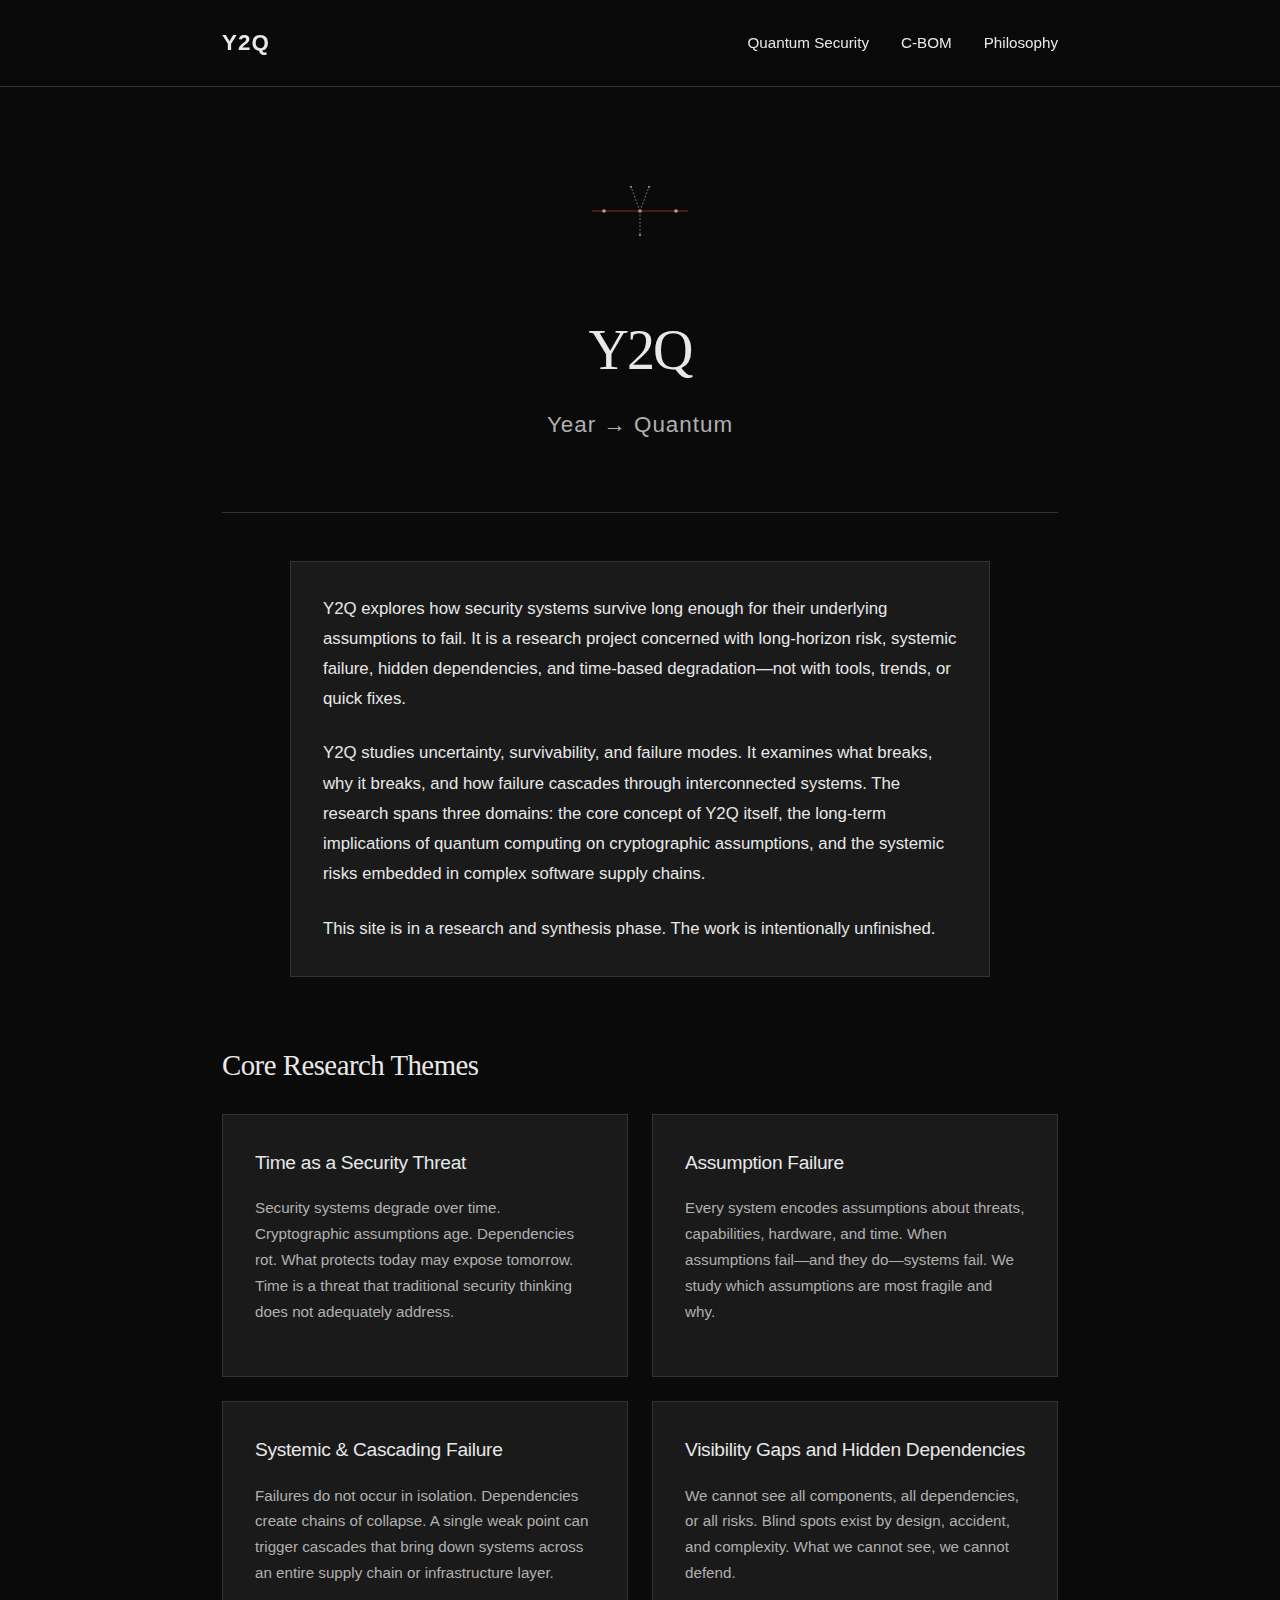
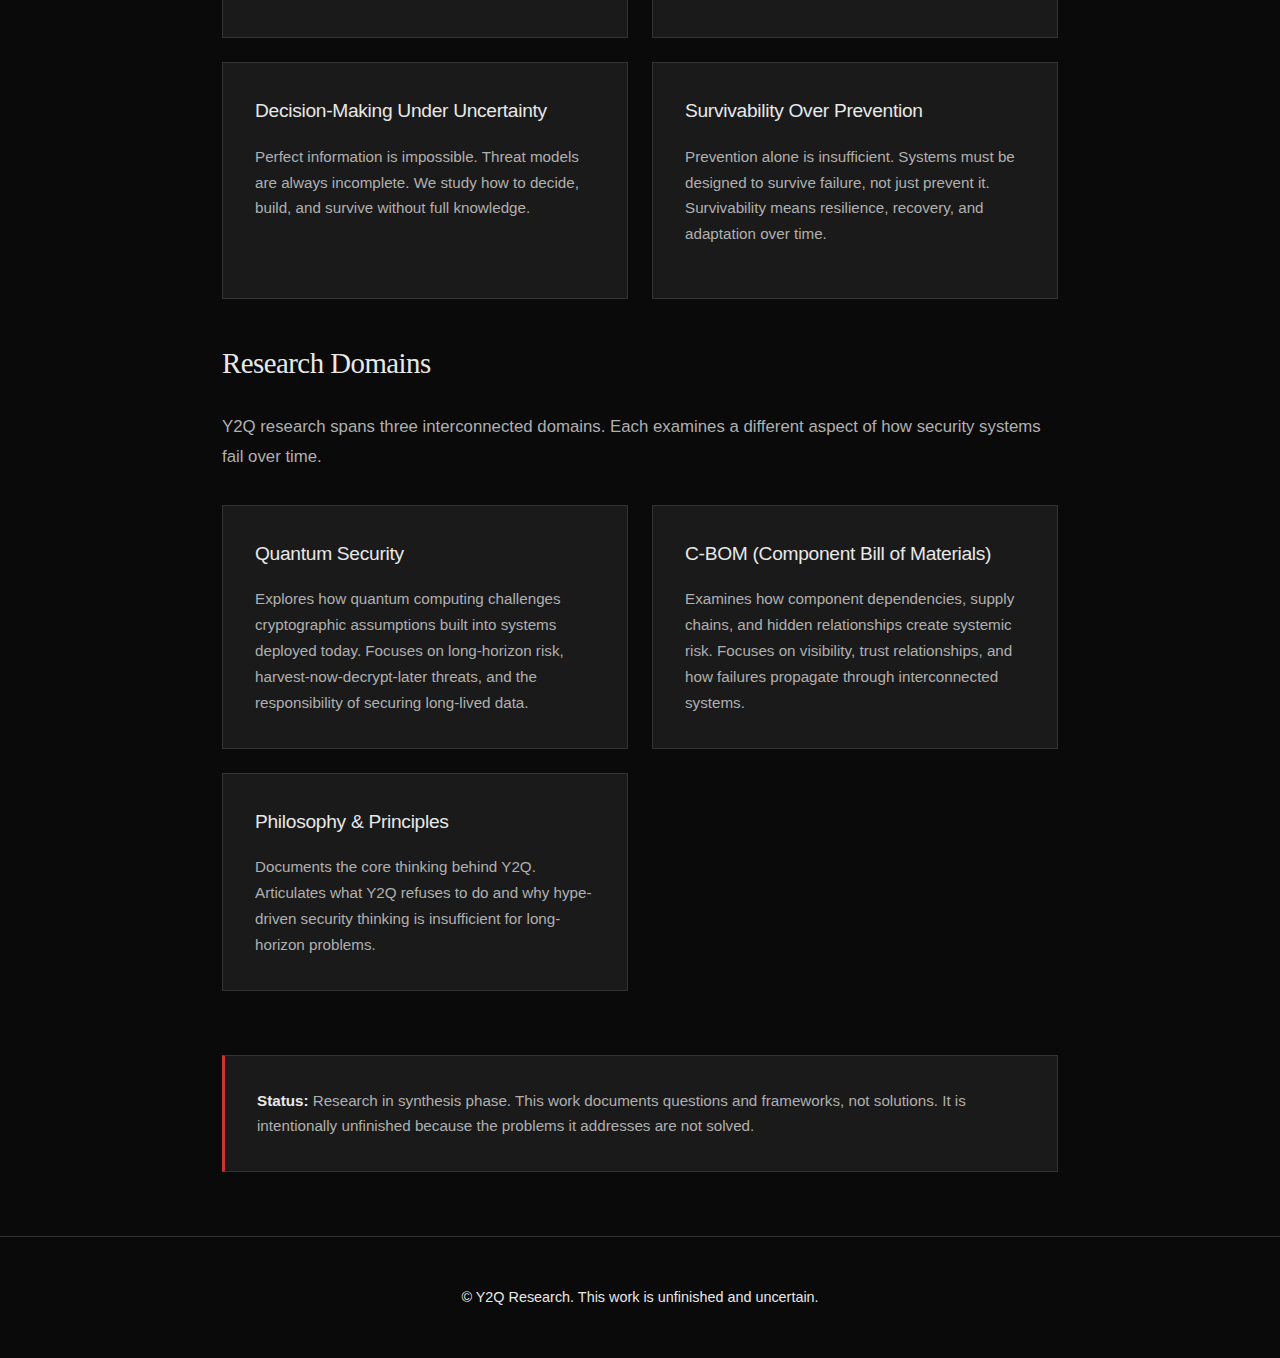
<file: index.html>
<!DOCTYPE html>
<html lang="en">
<head>
    <meta charset="UTF-8">
    <meta name="viewport" content="width=device-width, initial-scale=1.0">
    <title>Y2Q — Year to Quantum</title>
    <link rel="stylesheet" href="styles.css">
</head>
<body>
    <header class="site-header">
        <nav class="nav-bar">
            <a href="index.html" class="logo">Y2Q</a>
            <ul class="nav-links">
                <li><a href="quantum-security.html">Quantum Security</a></li>
                <li><a href="c-bom.html">C-BOM</a></li>
                <li><a href="philosophy.html">Philosophy</a></li>
            </ul>
        </nav>
    </header>

    <main>
        <section class="hero">
            <div class="hero-visual">
                <svg viewBox="0 0 200 200" xmlns="http://www.w3.org/2000/svg" class="hero-icon">
                    <!-- Timeline with branching paths representing time and uncertainty -->
                    <line x1="20" y1="100" x2="180" y2="100" stroke="#cc3333" stroke-width="2"/>
                    <circle cx="40" cy="100" r="3" fill="#e8e8e8"/>
                    <circle cx="100" cy="100" r="3" fill="#e8e8e8"/>
                    <circle cx="160" cy="100" r="3" fill="#e8e8e8"/>
                    <!-- Branching uncertainty paths -->
                    <path d="M 100 100 L 85 60" stroke="#b0b0b0" stroke-width="1.5" stroke-dasharray="3,3" fill="none"/>
                    <path d="M 100 100 L 115 60" stroke="#b0b0b0" stroke-width="1.5" stroke-dasharray="3,3" fill="none"/>
                    <path d="M 100 100 L 100 140" stroke="#b0b0b0" stroke-width="1.5" stroke-dasharray="3,3" fill="none"/>
                    <!-- Nodes at end of uncertainty paths -->
                    <circle cx="85" cy="60" r="2" fill="#b0b0b0"/>
                    <circle cx="115" cy="60" r="2" fill="#b0b0b0"/>
                    <circle cx="100" cy="140" r="2" fill="#b0b0b0"/>
                </svg>
            </div>
            <h1>Y2Q</h1>
            <p class="subtitle">Year → Quantum</p>
        </section>

        <section class="intro">
            <p class="intro-text">
                Y2Q explores how security systems survive long enough for their underlying assumptions to fail. It is a research project concerned with long-horizon risk, systemic failure, hidden dependencies, and time-based degradation—not with tools, trends, or quick fixes.
            </p>
            <p class="intro-text">
                Y2Q studies uncertainty, survivability, and failure modes. It examines what breaks, why it breaks, and how failure cascades through interconnected systems. The research spans three domains: the core concept of Y2Q itself, the long-term implications of quantum computing on cryptographic assumptions, and the systemic risks embedded in complex software supply chains.
            </p>
            <p class="intro-text">
                This site is in a research and synthesis phase. The work is intentionally unfinished.
            </p>
        </section>

        <section class="themes">
            <h2>Core Research Themes</h2>
            <div class="themes-grid">
                <div class="theme-card">
                    <h3>Time as a Security Threat</h3>
                    <p>Security systems degrade over time. Cryptographic assumptions age. Dependencies rot. What protects today may expose tomorrow. Time is a threat that traditional security thinking does not adequately address.</p>
                </div>
                <div class="theme-card">
                    <h3>Assumption Failure</h3>
                    <p>Every system encodes assumptions about threats, capabilities, hardware, and time. When assumptions fail—and they do—systems fail. We study which assumptions are most fragile and why.</p>
                </div>
                <div class="theme-card">
                    <h3>Systemic & Cascading Failure</h3>
                    <p>Failures do not occur in isolation. Dependencies create chains of collapse. A single weak point can trigger cascades that bring down systems across an entire supply chain or infrastructure layer.</p>
                </div>
                <div class="theme-card">
                    <h3>Visibility Gaps and Hidden Dependencies</h3>
                    <p>We cannot see all components, all dependencies, or all risks. Blind spots exist by design, accident, and complexity. What we cannot see, we cannot defend.</p>
                </div>
                <div class="theme-card">
                    <h3>Decision-Making Under Uncertainty</h3>
                    <p>Perfect information is impossible. Threat models are always incomplete. We study how to decide, build, and survive without full knowledge.</p>
                </div>
                <div class="theme-card">
                    <h3>Survivability Over Prevention</h3>
                    <p>Prevention alone is insufficient. Systems must be designed to survive failure, not just prevent it. Survivability means resilience, recovery, and adaptation over time.</p>
                </div>
            </div>
        </section>

        <section class="research-domains">
            <h2>Research Domains</h2>
            <p class="domains-intro">
                Y2Q research spans three interconnected domains. Each examines a different aspect of how security systems fail over time.
            </p>
            <div class="domains-grid">
                <div class="domain-card">
                    <h3><a href="quantum-security.html">Quantum Security</a></h3>
                    <p>Explores how quantum computing challenges cryptographic assumptions built into systems deployed today. Focuses on long-horizon risk, harvest-now-decrypt-later threats, and the responsibility of securing long-lived data.</p>
                </div>
                <div class="domain-card">
                    <h3><a href="c-bom.html">C-BOM (Component Bill of Materials)</a></h3>
                    <p>Examines how component dependencies, supply chains, and hidden relationships create systemic risk. Focuses on visibility, trust relationships, and how failures propagate through interconnected systems.</p>
                </div>
                <div class="domain-card">
                    <h3><a href="philosophy.html">Philosophy & Principles</a></h3>
                    <p>Documents the core thinking behind Y2Q. Articulates what Y2Q refuses to do and why hype-driven security thinking is insufficient for long-horizon problems.</p>
                </div>
            </div>
        </section>

        <section class="status">
            <p class="status-text">
                <strong>Status:</strong> Research in synthesis phase. This work documents questions and frameworks, not solutions. It is intentionally unfinished because the problems it addresses are not solved.
            </p>
        </section>
    </main>

    <footer class="site-footer">
        <p>&copy; Y2Q Research. This work is unfinished and uncertain.</p>
    </footer>
</body>
</html>
</file>
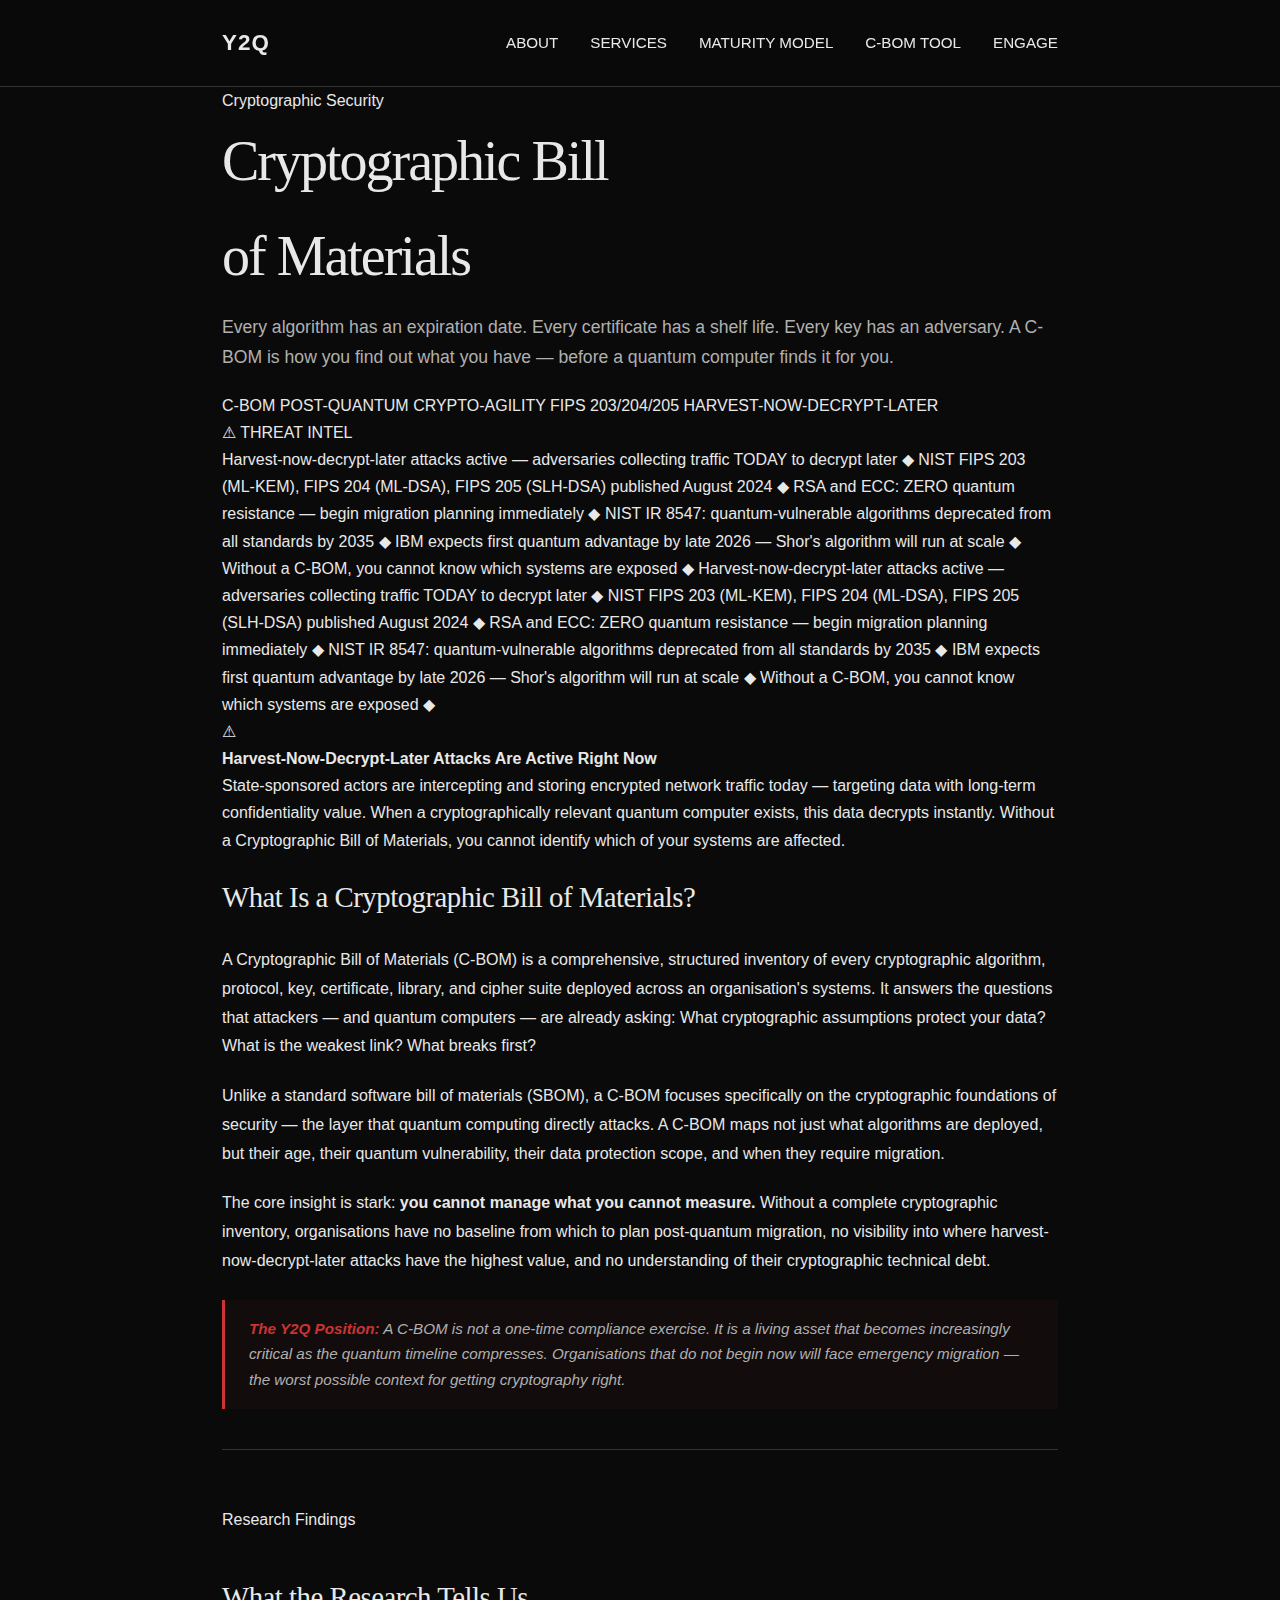
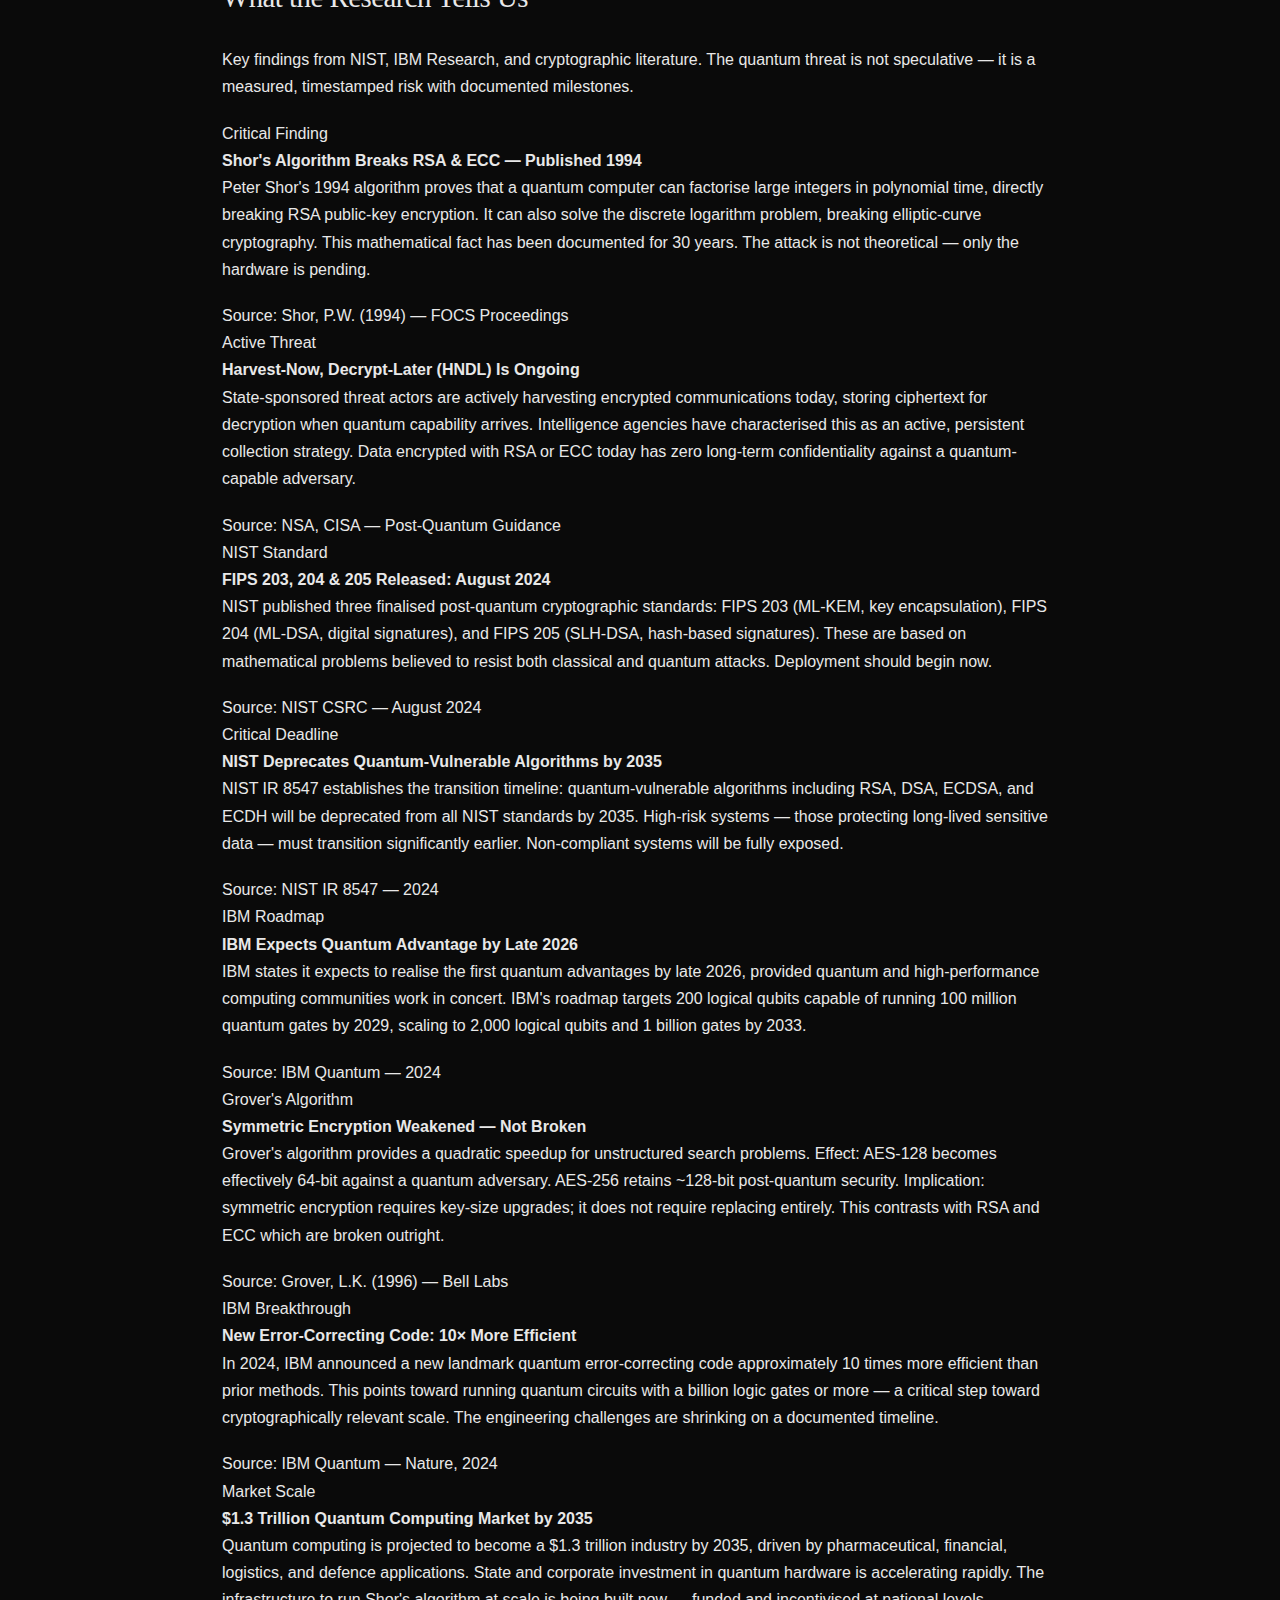
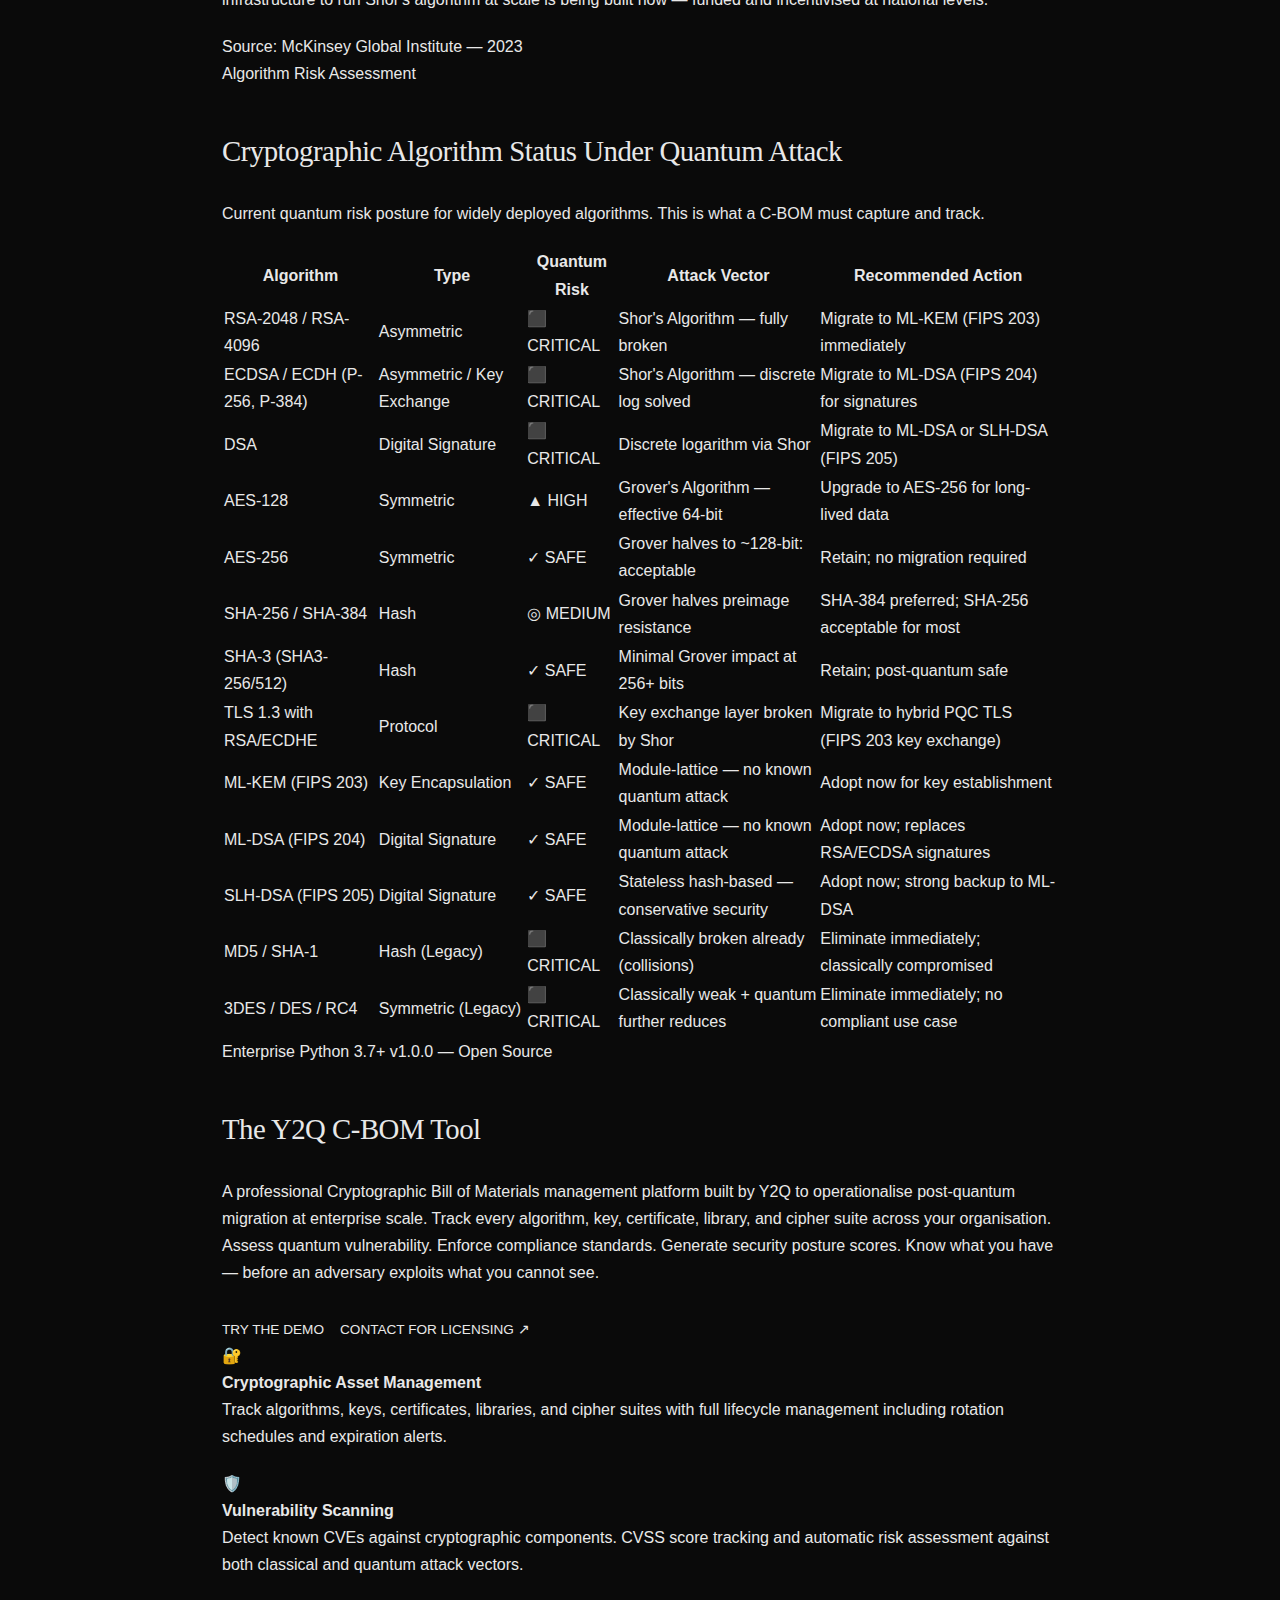
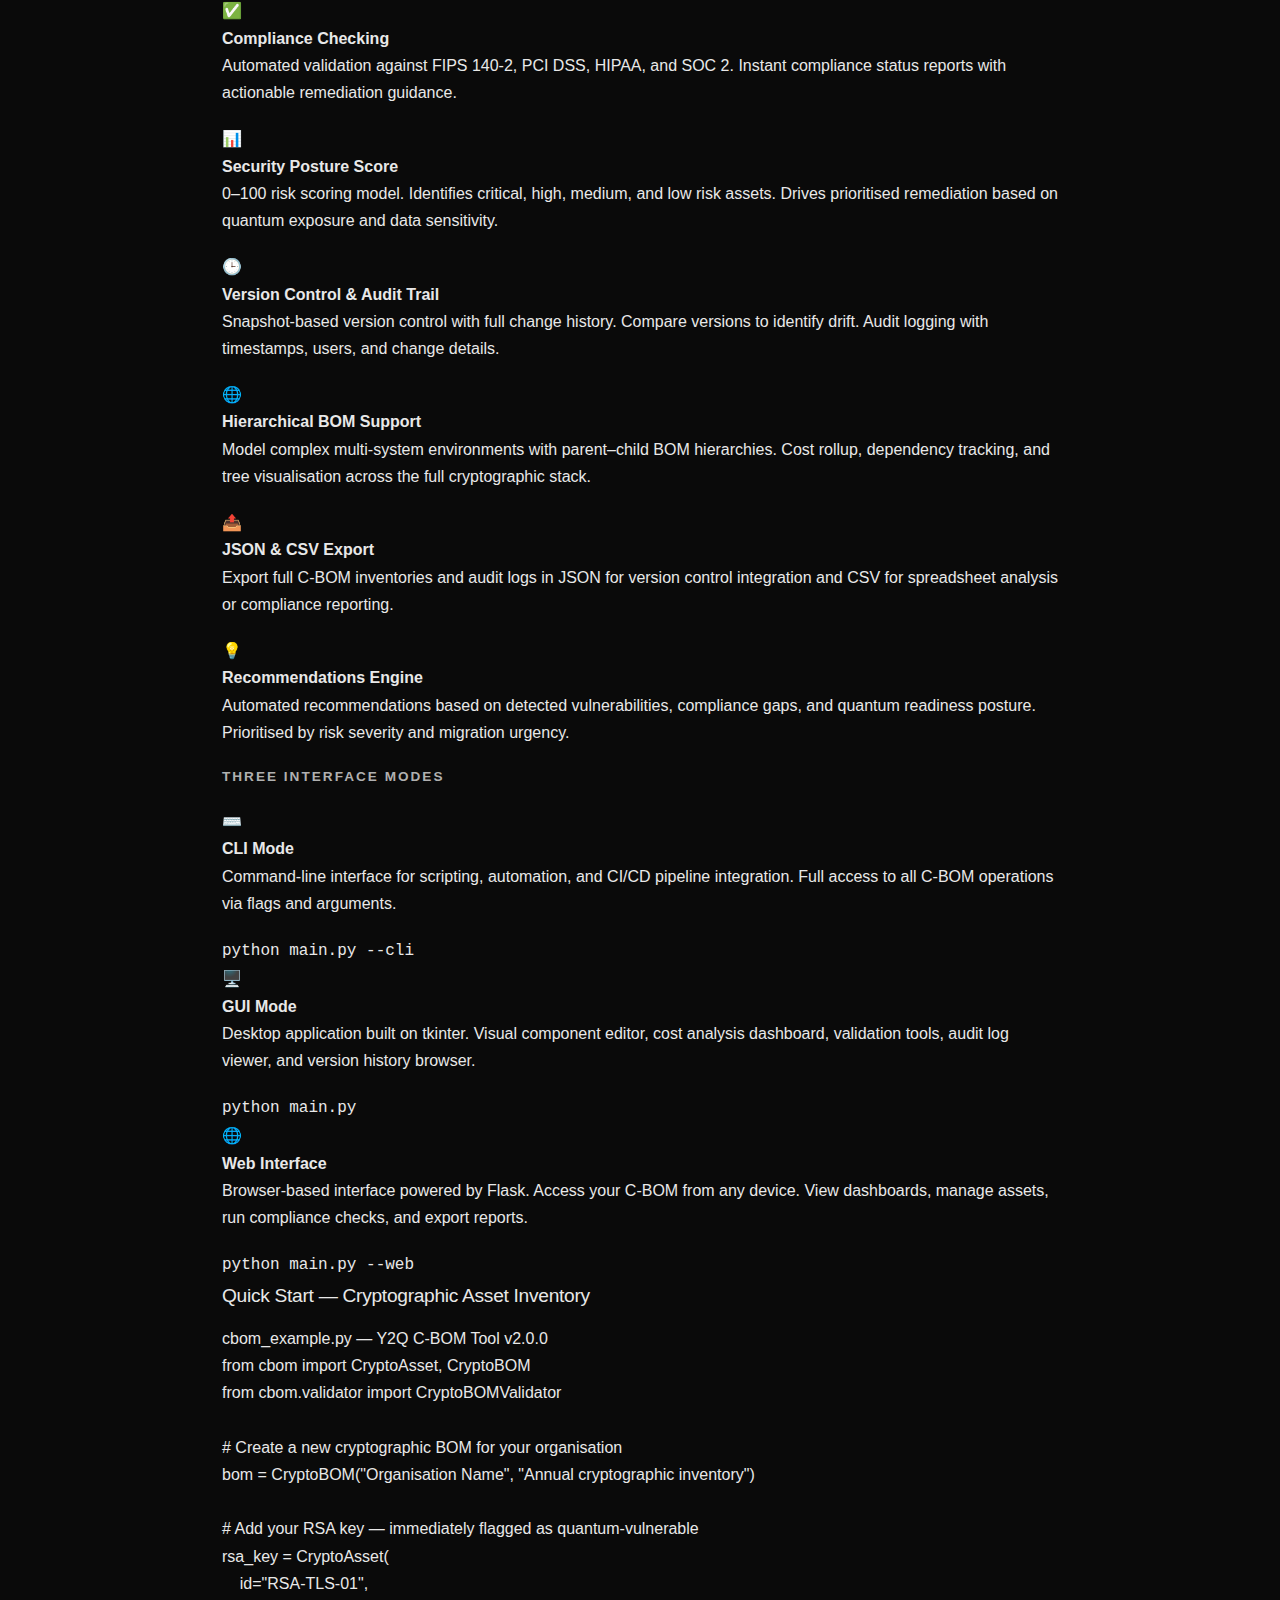
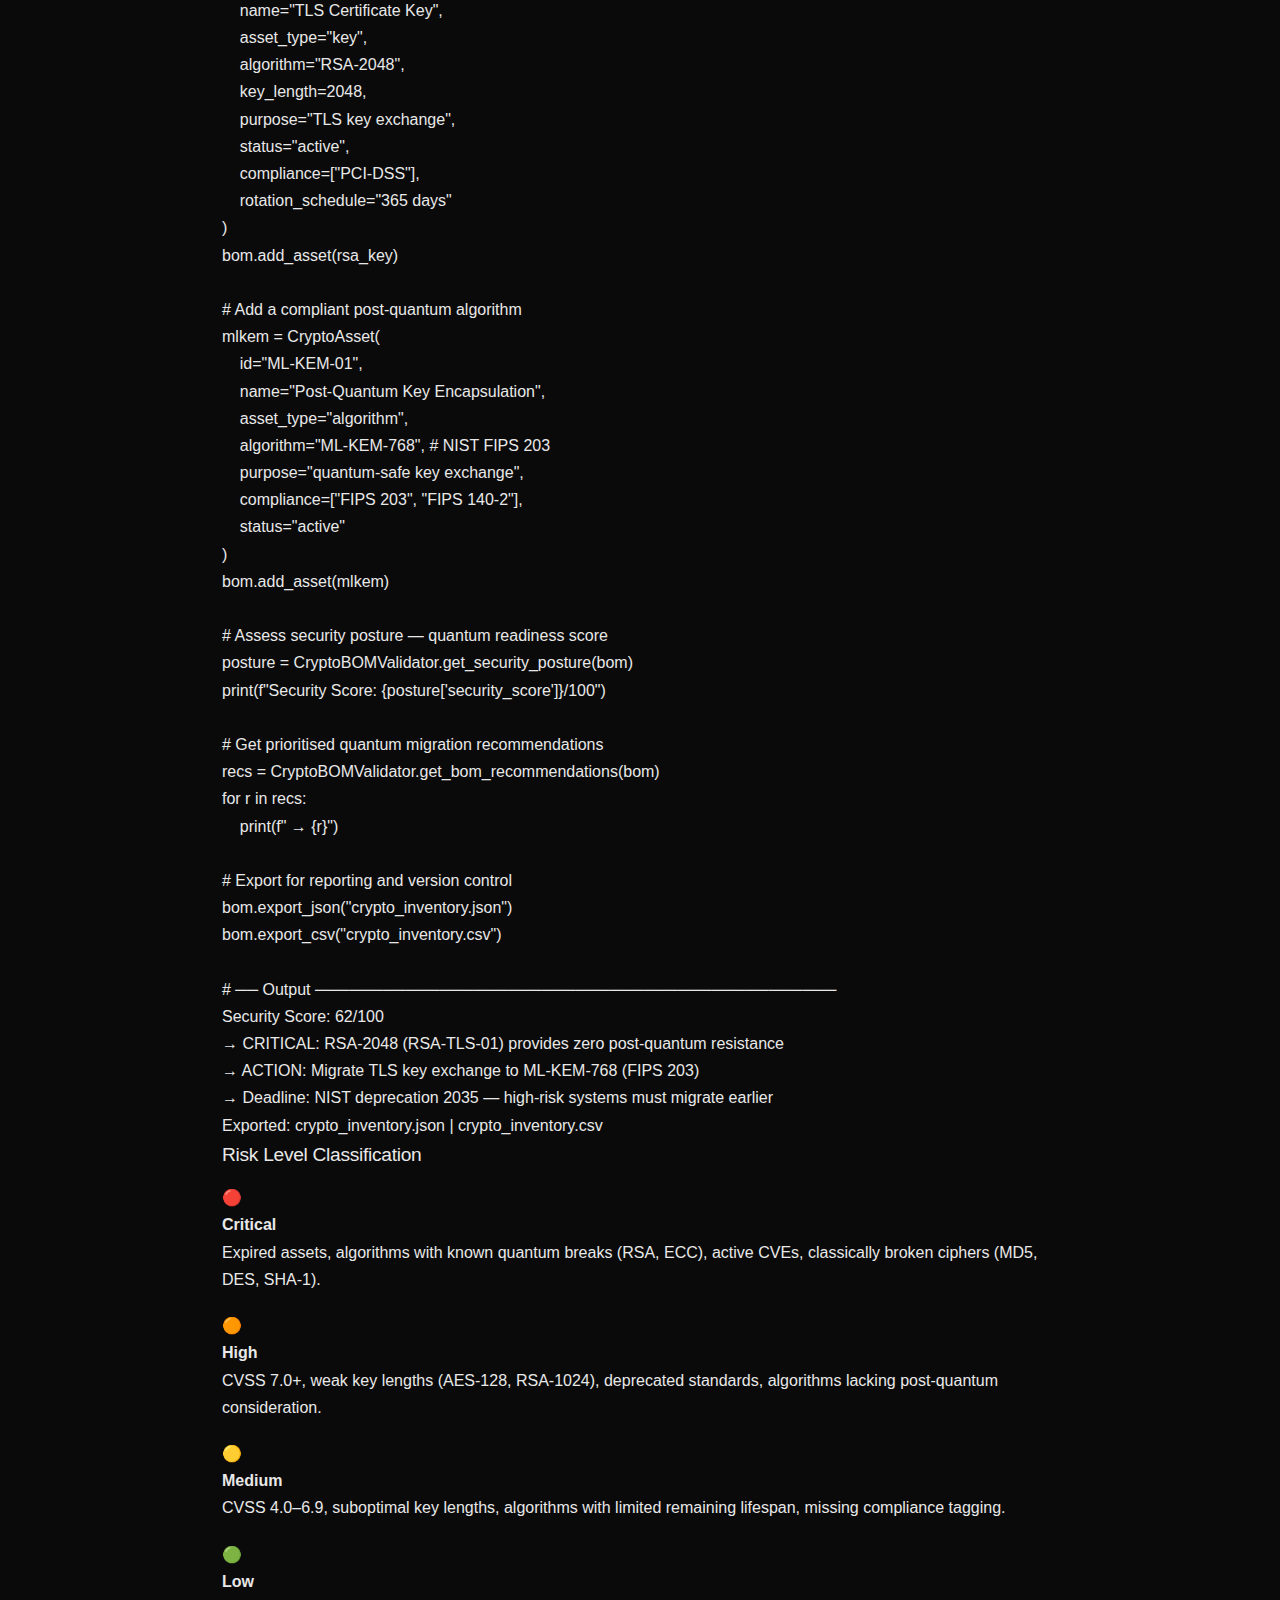
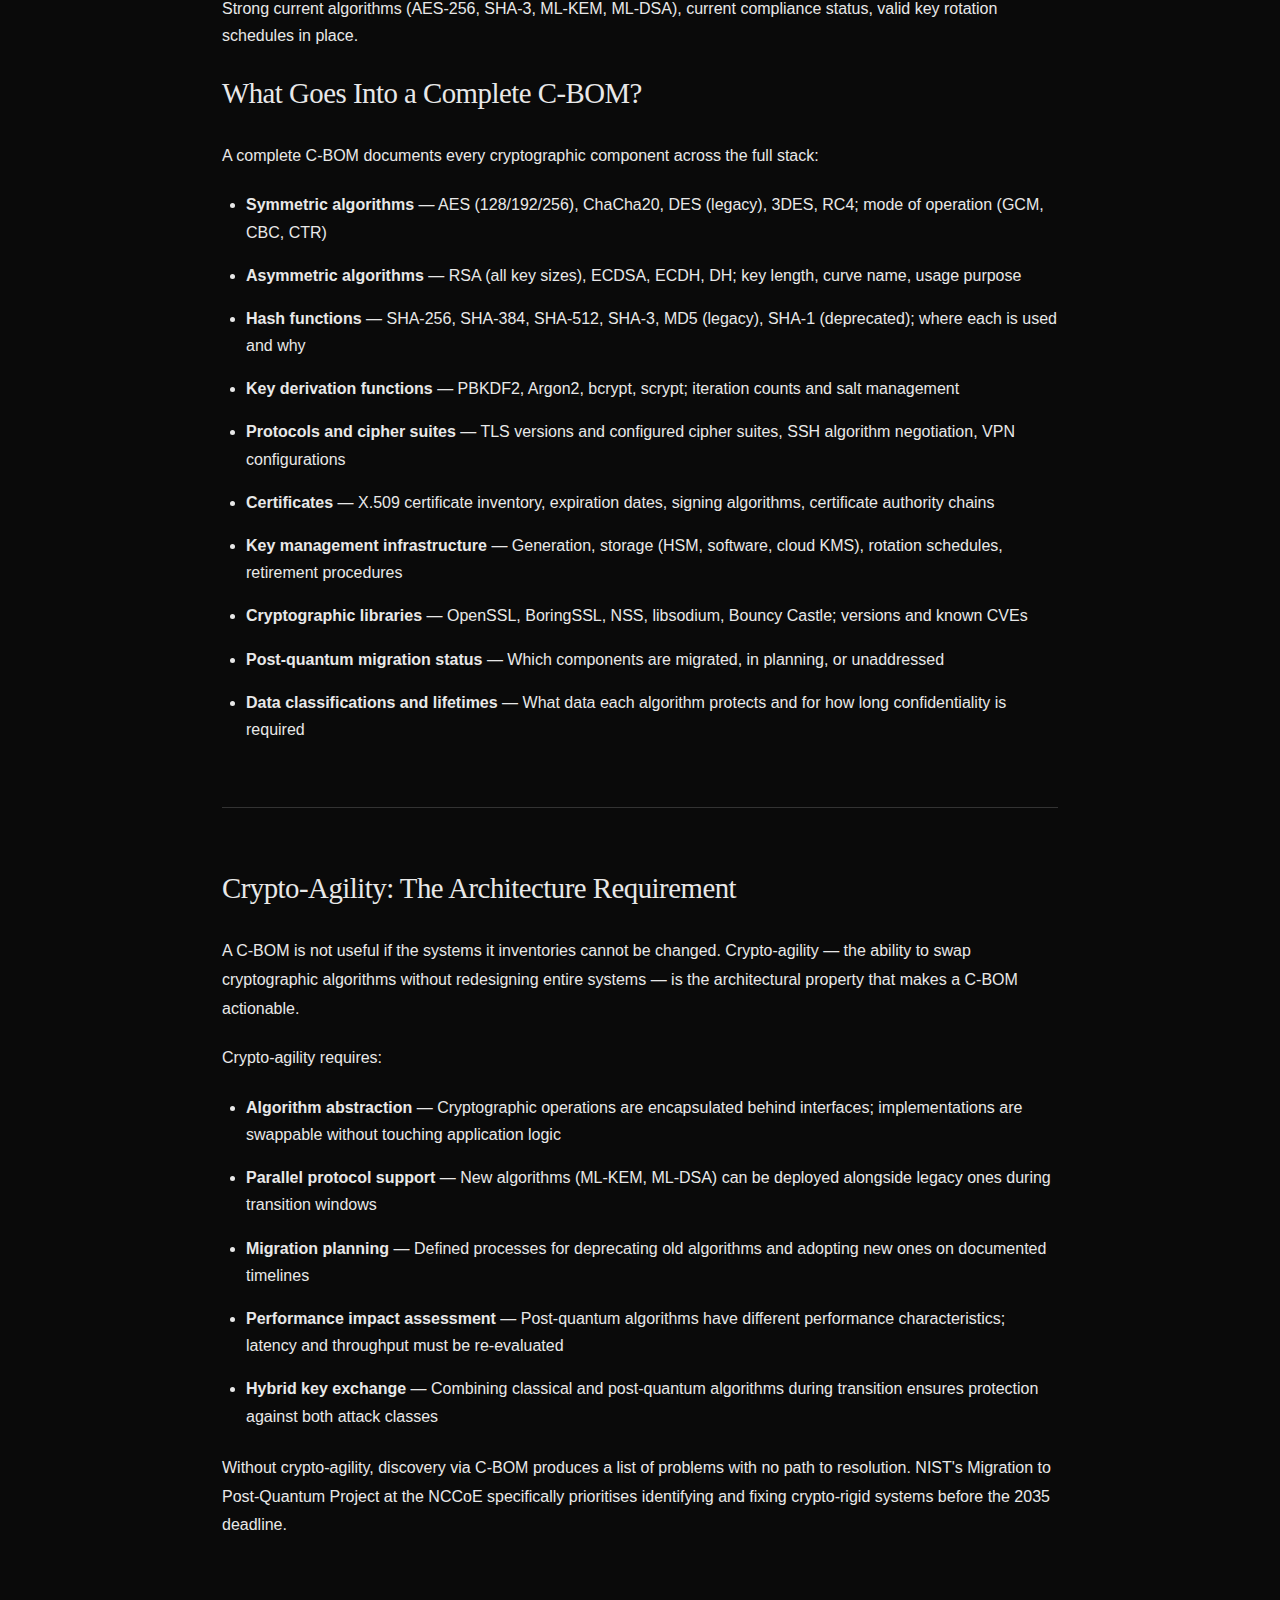
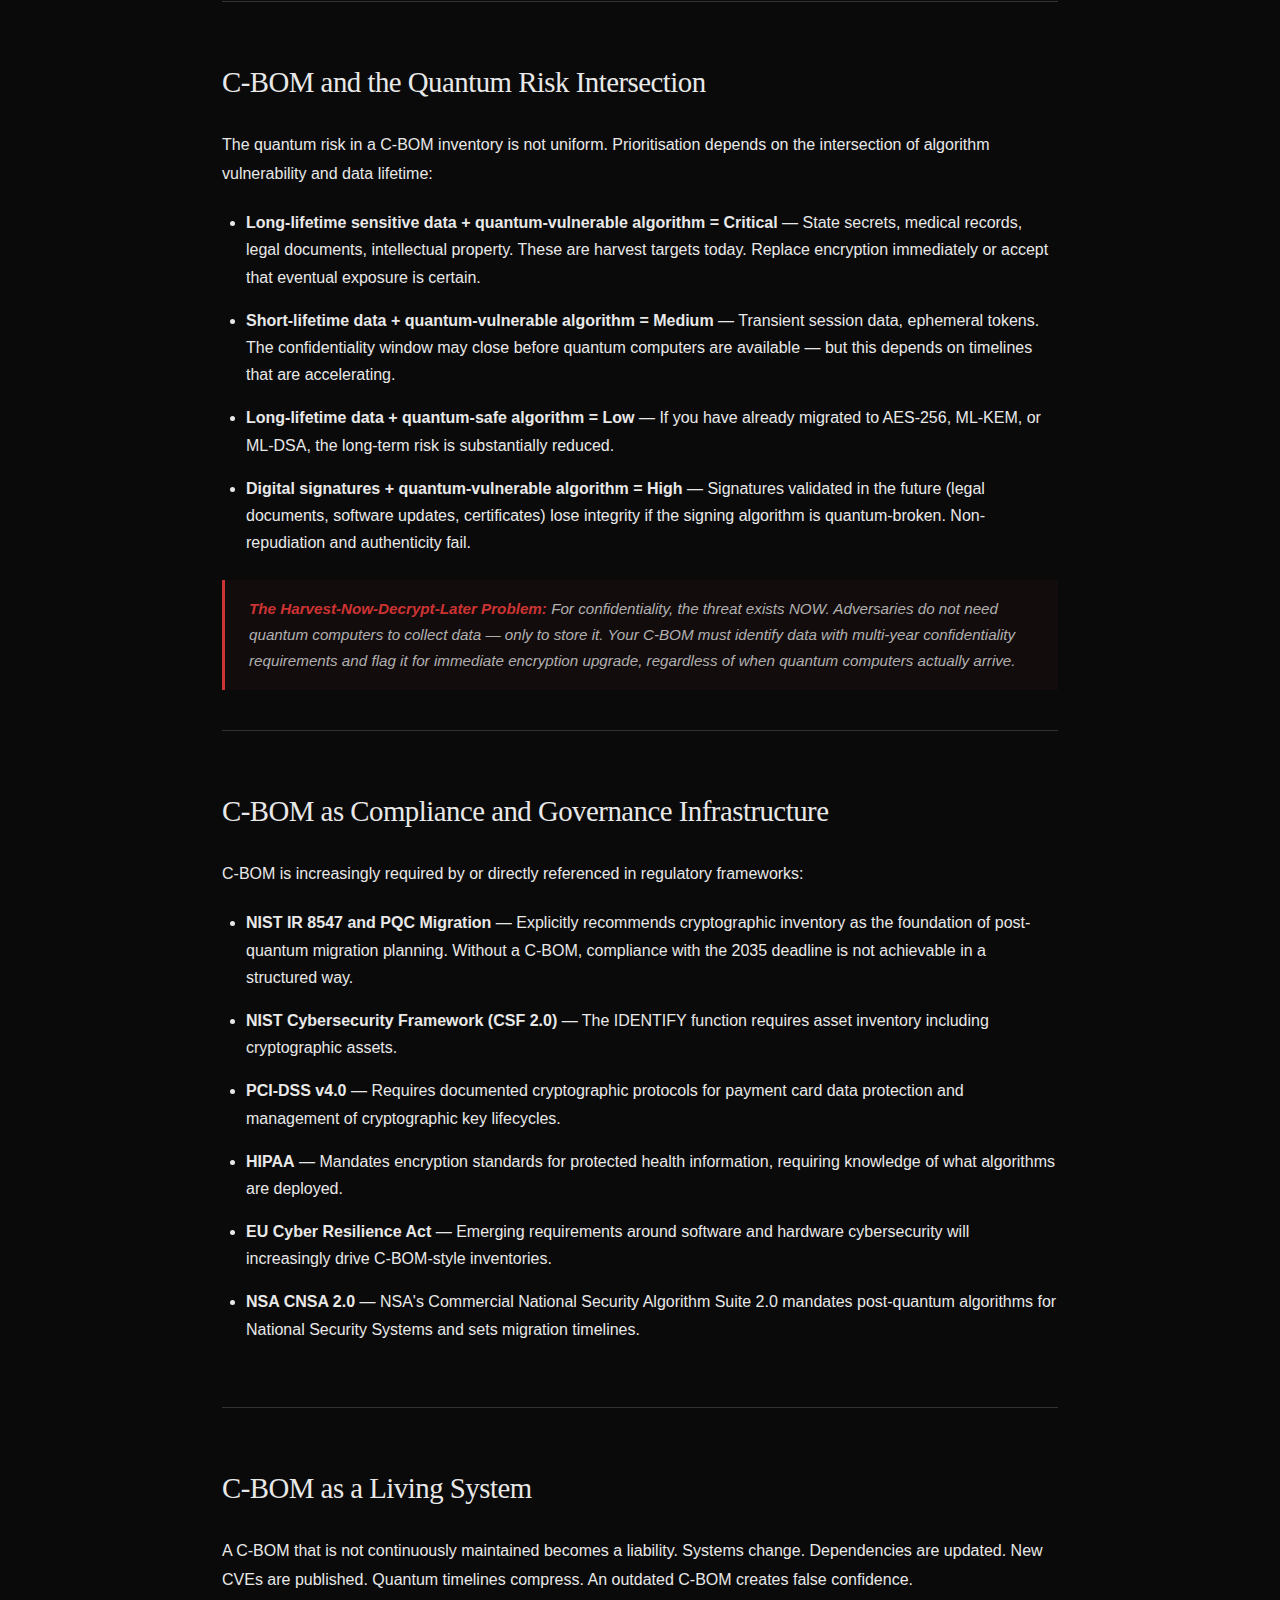
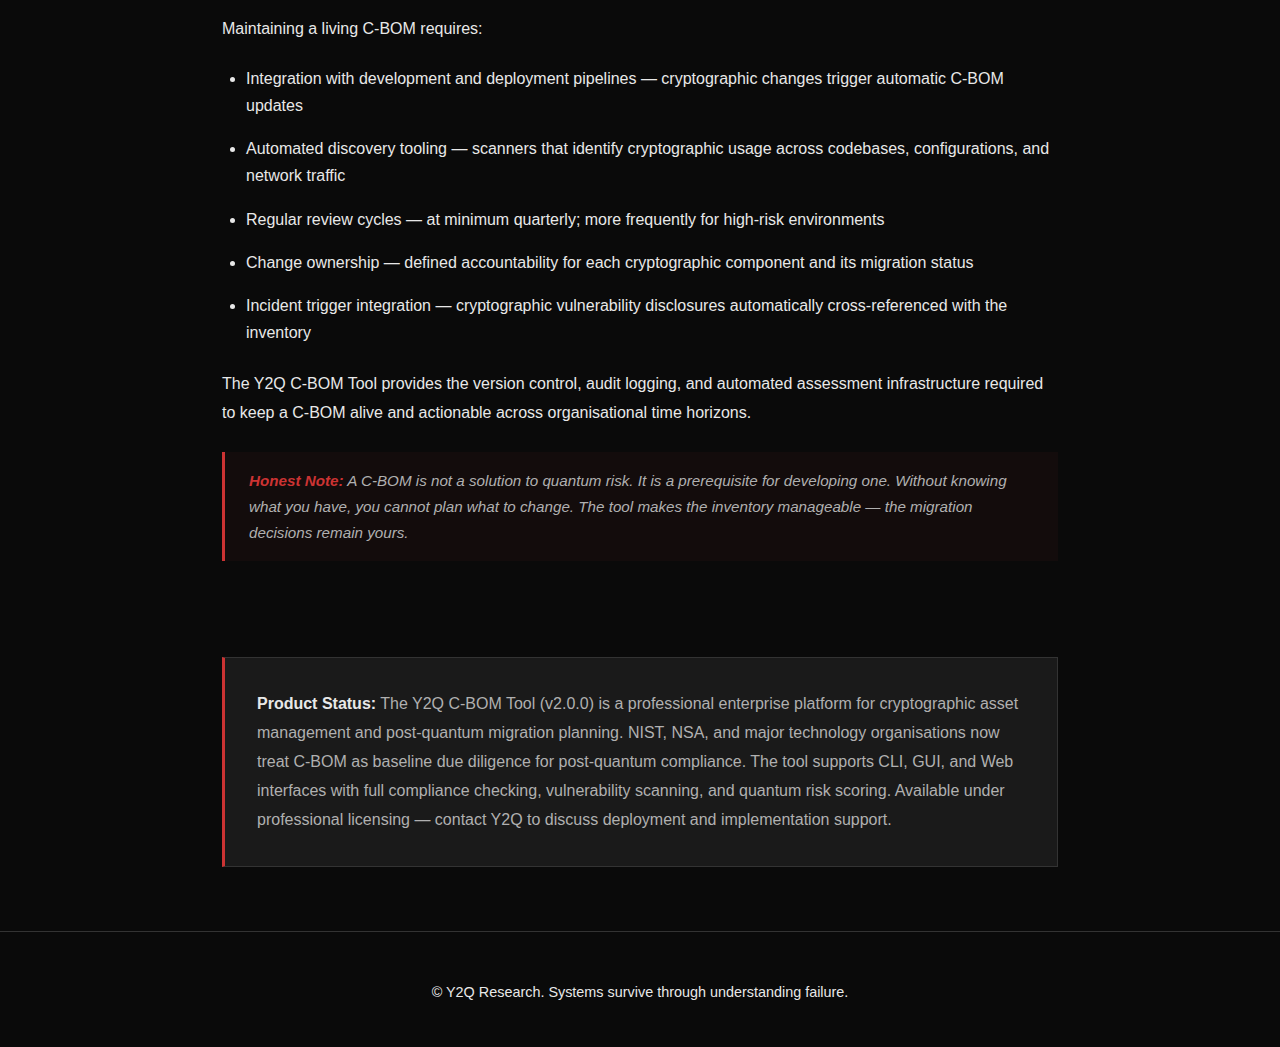
<file: c-bom.html>
<!DOCTYPE html>
<html lang="en">
<head>
    <meta charset="UTF-8">
    <meta name="viewport" content="width=device-width, initial-scale=1.0">
    <title>C-BOM — Cryptographic Bill of Materials — Y2Q</title>
    <link rel="stylesheet" href="styles.css">
</head>
<body>

<!-- ── HEADER ── -->
<header class="site-header" id="site-header">
    <nav class="nav-bar">
        <a href="index.html" class="logo">Y2Q</a>
        <ul class="nav-links">
            <li><a href="index.html#about">ABOUT</a></li>
            <li><a href="index.html#services">SERVICES</a></li>
            <li><a href="index.html#maturity">MATURITY MODEL</a></li>
            <li><a href="c-bom.html" style="color:var(--accent-light)">C-BOM TOOL</a></li>
            <li><a href="index.html#engage" class="cta-link">ENGAGE</a></li>
        </ul>
    </nav>
</header>

<main>

<!-- ── PAGE HERO ── -->
<section class="page-hero">
    <div class="page-hero-content">
        <div class="page-badge">Cryptographic Security</div>
        <h1>Cryptographic Bill<br>of Materials</h1>
        <p class="page-intro">
            Every algorithm has an expiration date. Every certificate has a shelf life. Every key has an adversary.
            A C-BOM is how you find out what you have — before a quantum computer finds it for you.
        </p>
        <div class="page-meta">
            <span class="meta-tag">C-BOM</span>
            <span class="meta-tag">POST-QUANTUM</span>
            <span class="meta-tag">CRYPTO-AGILITY</span>
            <span class="meta-tag">FIPS 203/204/205</span>
            <span class="meta-tag">HARVEST-NOW-DECRYPT-LATER</span>
        </div>
    </div>
</section>

<!-- ── THREAT TICKER ── -->
<div class="threat-ticker">
    <div class="ticker-label">⚠ THREAT INTEL</div>
    <div class="ticker-wrap">
        <div class="ticker-move">
            <span class="ticker-item critical">Harvest-now-decrypt-later attacks active — adversaries collecting traffic TODAY to decrypt later</span>
            <span class="ticker-sep">◆</span>
            <span class="ticker-item">NIST FIPS 203 (ML-KEM), FIPS 204 (ML-DSA), FIPS 205 (SLH-DSA) published August 2024</span>
            <span class="ticker-sep">◆</span>
            <span class="ticker-item critical">RSA and ECC: ZERO quantum resistance — begin migration planning immediately</span>
            <span class="ticker-sep">◆</span>
            <span class="ticker-item">NIST IR 8547: quantum-vulnerable algorithms deprecated from all standards by 2035</span>
            <span class="ticker-sep">◆</span>
            <span class="ticker-item">IBM expects first quantum advantage by late 2026 — Shor's algorithm will run at scale</span>
            <span class="ticker-sep">◆</span>
            <span class="ticker-item critical">Without a C-BOM, you cannot know which systems are exposed</span>
            <span class="ticker-sep">◆</span>
            <!-- loop -->
            <span class="ticker-item critical">Harvest-now-decrypt-later attacks active — adversaries collecting traffic TODAY to decrypt later</span>
            <span class="ticker-sep">◆</span>
            <span class="ticker-item">NIST FIPS 203 (ML-KEM), FIPS 204 (ML-DSA), FIPS 205 (SLH-DSA) published August 2024</span>
            <span class="ticker-sep">◆</span>
            <span class="ticker-item critical">RSA and ECC: ZERO quantum resistance — begin migration planning immediately</span>
            <span class="ticker-sep">◆</span>
            <span class="ticker-item">NIST IR 8547: quantum-vulnerable algorithms deprecated from all standards by 2035</span>
            <span class="ticker-sep">◆</span>
            <span class="ticker-item">IBM expects first quantum advantage by late 2026 — Shor's algorithm will run at scale</span>
            <span class="ticker-sep">◆</span>
            <span class="ticker-item critical">Without a C-BOM, you cannot know which systems are exposed</span>
            <span class="ticker-sep">◆</span>
        </div>
    </div>
</div>

<!-- ── THREAT ALERT ── -->
<div class="threat-alert">
    <div class="alert-inner">
        <div class="alert-icon">⚠</div>
        <div class="alert-content">
            <strong>Harvest-Now-Decrypt-Later Attacks Are Active Right Now</strong>
            <p>State-sponsored actors are intercepting and storing encrypted network traffic today — targeting data with long-term confidentiality value. When a cryptographically relevant quantum computer exists, this data decrypts instantly. Without a Cryptographic Bill of Materials, you cannot identify which of your systems are affected.</p>
        </div>
    </div>
</div>

<!-- ── WHAT IS C-BOM ── -->
<article class="research-article reveal">
    <h2>What Is a Cryptographic Bill of Materials?</h2>
    <p>
        A Cryptographic Bill of Materials (C-BOM) is a comprehensive, structured inventory of every cryptographic algorithm, protocol, key, certificate, library, and cipher suite deployed across an organisation's systems. It answers the questions that attackers — and quantum computers — are already asking: What cryptographic assumptions protect your data? What is the weakest link? What breaks first?
    </p>
    <p>
        Unlike a standard software bill of materials (SBOM), a C-BOM focuses specifically on the cryptographic foundations of security — the layer that quantum computing directly attacks. A C-BOM maps not just what algorithms are deployed, but their age, their quantum vulnerability, their data protection scope, and when they require migration.
    </p>
    <p>
        The core insight is stark: <strong>you cannot manage what you cannot measure.</strong> Without a complete cryptographic inventory, organisations have no baseline from which to plan post-quantum migration, no visibility into where harvest-now-decrypt-later attacks have the highest value, and no understanding of their cryptographic technical debt.
    </p>
    <div class="uncertainty-note">
        <strong>The Y2Q Position:</strong> A C-BOM is not a one-time compliance exercise. It is a living asset that becomes increasingly critical as the quantum timeline compresses. Organisations that do not begin now will face emergency migration — the worst possible context for getting cryptography right.
    </div>
</article>

<!-- ── QUANTUM RESEARCH SECTION ── -->
<section class="quantum-research">
    <div class="quantum-research-inner">
        <div class="section-header reveal">
            <span class="section-label">Research Findings</span>
            <h2 style="color:var(--text-primary);">What the Research Tells Us</h2>
            <p>Key findings from NIST, IBM Research, and cryptographic literature. The quantum threat is not speculative — it is a measured, timestamped risk with documented milestones.</p>
        </div>
        <div class="research-cards">
            <div class="research-card reveal" data-delay="0">
                <span class="rc-type critical">Critical Finding</span>
                <h4>Shor's Algorithm Breaks RSA &amp; ECC — Published 1994</h4>
                <p>Peter Shor's 1994 algorithm proves that a quantum computer can factorise large integers in polynomial time, directly breaking RSA public-key encryption. It can also solve the discrete logarithm problem, breaking elliptic-curve cryptography. This mathematical fact has been documented for 30 years. The attack is not theoretical — only the hardware is pending.</p>
                <div class="card-source">Source: Shor, P.W. (1994) — FOCS Proceedings</div>
            </div>
            <div class="research-card reveal" data-delay="80">
                <span class="rc-type critical">Active Threat</span>
                <h4>Harvest-Now, Decrypt-Later (HNDL) Is Ongoing</h4>
                <p>State-sponsored threat actors are actively harvesting encrypted communications today, storing ciphertext for decryption when quantum capability arrives. Intelligence agencies have characterised this as an active, persistent collection strategy. Data encrypted with RSA or ECC today has zero long-term confidentiality against a quantum-capable adversary.</p>
                <div class="card-source">Source: NSA, CISA — Post-Quantum Guidance</div>
            </div>
            <div class="research-card reveal" data-delay="160">
                <span class="rc-type milestone">NIST Standard</span>
                <h4>FIPS 203, 204 &amp; 205 Released: August 2024</h4>
                <p>NIST published three finalised post-quantum cryptographic standards: FIPS 203 (ML-KEM, key encapsulation), FIPS 204 (ML-DSA, digital signatures), and FIPS 205 (SLH-DSA, hash-based signatures). These are based on mathematical problems believed to resist both classical and quantum attacks. Deployment should begin now.</p>
                <div class="card-source">Source: NIST CSRC — August 2024</div>
            </div>
            <div class="research-card reveal" data-delay="240">
                <span class="rc-type warning">Critical Deadline</span>
                <h4>NIST Deprecates Quantum-Vulnerable Algorithms by 2035</h4>
                <p>NIST IR 8547 establishes the transition timeline: quantum-vulnerable algorithms including RSA, DSA, ECDSA, and ECDH will be deprecated from all NIST standards by 2035. High-risk systems — those protecting long-lived sensitive data — must transition significantly earlier. Non-compliant systems will be fully exposed.</p>
                <div class="card-source">Source: NIST IR 8547 — 2024</div>
            </div>
            <div class="research-card reveal" data-delay="320">
                <span class="rc-type info">IBM Roadmap</span>
                <h4>IBM Expects Quantum Advantage by Late 2026</h4>
                <p>IBM states it expects to realise the first quantum advantages by late 2026, provided quantum and high-performance computing communities work in concert. IBM's roadmap targets 200 logical qubits capable of running 100 million quantum gates by 2029, scaling to 2,000 logical qubits and 1 billion gates by 2033.</p>
                <div class="card-source">Source: IBM Quantum — 2024</div>
            </div>
            <div class="research-card reveal" data-delay="400">
                <span class="rc-type warning">Grover's Algorithm</span>
                <h4>Symmetric Encryption Weakened — Not Broken</h4>
                <p>Grover's algorithm provides a quadratic speedup for unstructured search problems. Effect: AES-128 becomes effectively 64-bit against a quantum adversary. AES-256 retains ~128-bit post-quantum security. Implication: symmetric encryption requires key-size upgrades; it does not require replacing entirely. This contrasts with RSA and ECC which are broken outright.</p>
                <div class="card-source">Source: Grover, L.K. (1996) — Bell Labs</div>
            </div>
            <div class="research-card reveal" data-delay="480">
                <span class="rc-type milestone">IBM Breakthrough</span>
                <h4>New Error-Correcting Code: 10× More Efficient</h4>
                <p>In 2024, IBM announced a new landmark quantum error-correcting code approximately 10 times more efficient than prior methods. This points toward running quantum circuits with a billion logic gates or more — a critical step toward cryptographically relevant scale. The engineering challenges are shrinking on a documented timeline.</p>
                <div class="card-source">Source: IBM Quantum — Nature, 2024</div>
            </div>
            <div class="research-card reveal" data-delay="560">
                <span class="rc-type critical">Market Scale</span>
                <h4>$1.3 Trillion Quantum Computing Market by 2035</h4>
                <p>Quantum computing is projected to become a $1.3 trillion industry by 2035, driven by pharmaceutical, financial, logistics, and defence applications. State and corporate investment in quantum hardware is accelerating rapidly. The infrastructure to run Shor's algorithm at scale is being built now — funded and incentivised at national levels.</p>
                <div class="card-source">Source: McKinsey Global Institute — 2023</div>
            </div>
        </div>
    </div>
</section>

<!-- ── ALGORITHM VULNERABILITY TABLE ── -->
<section class="algo-table-section">
    <div class="algo-table-inner">
        <div class="section-header reveal">
            <span class="section-label">Algorithm Risk Assessment</span>
            <h2 style="color:var(--text-primary);">Cryptographic Algorithm Status Under Quantum Attack</h2>
            <p>Current quantum risk posture for widely deployed algorithms. This is what a C-BOM must capture and track.</p>
        </div>
        <div class="table-wrapper reveal">
            <table class="algo-table">
                <thead>
                    <tr>
                        <th>Algorithm</th>
                        <th>Type</th>
                        <th>Quantum Risk</th>
                        <th>Attack Vector</th>
                        <th>Recommended Action</th>
                    </tr>
                </thead>
                <tbody>
                    <tr>
                        <td>RSA-2048 / RSA-4096</td>
                        <td>Asymmetric</td>
                        <td><span class="threat-badge critical">⬛ CRITICAL</span></td>
                        <td>Shor's Algorithm — fully broken</td>
                        <td>Migrate to ML-KEM (FIPS 203) immediately</td>
                    </tr>
                    <tr>
                        <td>ECDSA / ECDH (P-256, P-384)</td>
                        <td>Asymmetric / Key Exchange</td>
                        <td><span class="threat-badge critical">⬛ CRITICAL</span></td>
                        <td>Shor's Algorithm — discrete log solved</td>
                        <td>Migrate to ML-DSA (FIPS 204) for signatures</td>
                    </tr>
                    <tr>
                        <td>DSA</td>
                        <td>Digital Signature</td>
                        <td><span class="threat-badge critical">⬛ CRITICAL</span></td>
                        <td>Discrete logarithm via Shor</td>
                        <td>Migrate to ML-DSA or SLH-DSA (FIPS 205)</td>
                    </tr>
                    <tr>
                        <td>AES-128</td>
                        <td>Symmetric</td>
                        <td><span class="threat-badge high">▲ HIGH</span></td>
                        <td>Grover's Algorithm — effective 64-bit</td>
                        <td>Upgrade to AES-256 for long-lived data</td>
                    </tr>
                    <tr>
                        <td>AES-256</td>
                        <td>Symmetric</td>
                        <td><span class="threat-badge safe">✓ SAFE</span></td>
                        <td>Grover halves to ~128-bit: acceptable</td>
                        <td>Retain; no migration required</td>
                    </tr>
                    <tr>
                        <td>SHA-256 / SHA-384</td>
                        <td>Hash</td>
                        <td><span class="threat-badge medium">◎ MEDIUM</span></td>
                        <td>Grover halves preimage resistance</td>
                        <td>SHA-384 preferred; SHA-256 acceptable for most</td>
                    </tr>
                    <tr>
                        <td>SHA-3 (SHA3-256/512)</td>
                        <td>Hash</td>
                        <td><span class="threat-badge safe">✓ SAFE</span></td>
                        <td>Minimal Grover impact at 256+ bits</td>
                        <td>Retain; post-quantum safe</td>
                    </tr>
                    <tr>
                        <td>TLS 1.3 with RSA/ECDHE</td>
                        <td>Protocol</td>
                        <td><span class="threat-badge critical">⬛ CRITICAL</span></td>
                        <td>Key exchange layer broken by Shor</td>
                        <td>Migrate to hybrid PQC TLS (FIPS 203 key exchange)</td>
                    </tr>
                    <tr>
                        <td>ML-KEM (FIPS 203)</td>
                        <td>Key Encapsulation</td>
                        <td><span class="threat-badge safe">✓ SAFE</span></td>
                        <td>Module-lattice — no known quantum attack</td>
                        <td>Adopt now for key establishment</td>
                    </tr>
                    <tr>
                        <td>ML-DSA (FIPS 204)</td>
                        <td>Digital Signature</td>
                        <td><span class="threat-badge safe">✓ SAFE</span></td>
                        <td>Module-lattice — no known quantum attack</td>
                        <td>Adopt now; replaces RSA/ECDSA signatures</td>
                    </tr>
                    <tr>
                        <td>SLH-DSA (FIPS 205)</td>
                        <td>Digital Signature</td>
                        <td><span class="threat-badge safe">✓ SAFE</span></td>
                        <td>Stateless hash-based — conservative security</td>
                        <td>Adopt now; strong backup to ML-DSA</td>
                    </tr>
                    <tr>
                        <td>MD5 / SHA-1</td>
                        <td>Hash (Legacy)</td>
                        <td><span class="threat-badge critical">⬛ CRITICAL</span></td>
                        <td>Classically broken already (collisions)</td>
                        <td>Eliminate immediately; classically compromised</td>
                    </tr>
                    <tr>
                        <td>3DES / DES / RC4</td>
                        <td>Symmetric (Legacy)</td>
                        <td><span class="threat-badge critical">⬛ CRITICAL</span></td>
                        <td>Classically weak + quantum further reduces</td>
                        <td>Eliminate immediately; no compliant use case</td>
                    </tr>
                </tbody>
            </table>
        </div>
    </div>
</section>

<!-- ── Y2Q C-BOM TOOL SHOWCASE ── -->
<section class="tool-showcase" id="tool">
    <div class="tool-showcase-inner">
        <div class="tool-header reveal">
            <div class="tool-badges">
                <span class="tool-badge enterprise">Enterprise</span>
                <span class="tool-badge python">Python 3.7+</span>
                <span class="tool-badge version">v1.0.0 — Open Source</span>
            </div>
            <h2>The Y2Q C-BOM Tool</h2>
            <p>
                A professional Cryptographic Bill of Materials management platform built by Y2Q to operationalise post-quantum migration at enterprise scale.
                Track every algorithm, key, certificate, library, and cipher suite across your organisation.
                Assess quantum vulnerability. Enforce compliance standards. Generate security posture scores.
                Know what you have — before an adversary exploits what you cannot see.
            </p>
            <div style="display:flex;gap:1rem;flex-wrap:wrap;margin-top:2rem;">
                <a href="https://c-bom.onrender.com" class="btn-primary" style="text-decoration:none;font-size:0.85rem;">TRY THE DEMO</a>
                <a href="index.html#engage" class="btn-secondary" style="text-decoration:none;font-size:0.85rem;">CONTACT FOR LICENSING &#8599;</a>
            </div>
        </div>

        <!-- Feature Cards -->
        <div class="features-grid">
            <div class="feature-card reveal" data-delay="0">
                <div class="feature-icon">🔐</div>
                <div class="feature-text">
                    <h4>Cryptographic Asset Management</h4>
                    <p>Track algorithms, keys, certificates, libraries, and cipher suites with full lifecycle management including rotation schedules and expiration alerts.</p>
                </div>
            </div>
            <div class="feature-card reveal" data-delay="60">
                <div class="feature-icon">🛡️</div>
                <div class="feature-text">
                    <h4>Vulnerability Scanning</h4>
                    <p>Detect known CVEs against cryptographic components. CVSS score tracking and automatic risk assessment against both classical and quantum attack vectors.</p>
                </div>
            </div>
            <div class="feature-card reveal" data-delay="120">
                <div class="feature-icon">✅</div>
                <div class="feature-text">
                    <h4>Compliance Checking</h4>
                    <p>Automated validation against FIPS 140-2, PCI DSS, HIPAA, and SOC 2. Instant compliance status reports with actionable remediation guidance.</p>
                </div>
            </div>
            <div class="feature-card reveal" data-delay="180">
                <div class="feature-icon">📊</div>
                <div class="feature-text">
                    <h4>Security Posture Score</h4>
                    <p>0–100 risk scoring model. Identifies critical, high, medium, and low risk assets. Drives prioritised remediation based on quantum exposure and data sensitivity.</p>
                </div>
            </div>
            <div class="feature-card reveal" data-delay="240">
                <div class="feature-icon">🕒</div>
                <div class="feature-text">
                    <h4>Version Control &amp; Audit Trail</h4>
                    <p>Snapshot-based version control with full change history. Compare versions to identify drift. Audit logging with timestamps, users, and change details.</p>
                </div>
            </div>
            <div class="feature-card reveal" data-delay="300">
                <div class="feature-icon">🌐</div>
                <div class="feature-text">
                    <h4>Hierarchical BOM Support</h4>
                    <p>Model complex multi-system environments with parent–child BOM hierarchies. Cost rollup, dependency tracking, and tree visualisation across the full cryptographic stack.</p>
                </div>
            </div>
            <div class="feature-card reveal" data-delay="360">
                <div class="feature-icon">📤</div>
                <div class="feature-text">
                    <h4>JSON &amp; CSV Export</h4>
                    <p>Export full C-BOM inventories and audit logs in JSON for version control integration and CSV for spreadsheet analysis or compliance reporting.</p>
                </div>
            </div>
            <div class="feature-card reveal" data-delay="420">
                <div class="feature-icon">💡</div>
                <div class="feature-text">
                    <h4>Recommendations Engine</h4>
                    <p>Automated recommendations based on detected vulnerabilities, compliance gaps, and quantum readiness posture. Prioritised by risk severity and migration urgency.</p>
                </div>
            </div>
        </div>

        <!-- Interface Modes -->
        <h3 class="reveal" style="font-size:0.85rem;font-weight:800;letter-spacing:2px;text-transform:uppercase;color:var(--text-secondary);margin-bottom:1.25rem;">Three Interface Modes</h3>
        <div class="interfaces-grid">
            <div class="interface-card reveal" data-delay="0">
                <div class="if-icon">⌨️</div>
                <h4>CLI Mode</h4>
                <p>Command-line interface for scripting, automation, and CI/CD pipeline integration. Full access to all C-BOM operations via flags and arguments.</p>
                <code class="if-cmd">python main.py --cli</code>
            </div>
            <div class="interface-card reveal" data-delay="100">
                <div class="if-icon">🖥️</div>
                <h4>GUI Mode</h4>
                <p>Desktop application built on tkinter. Visual component editor, cost analysis dashboard, validation tools, audit log viewer, and version history browser.</p>
                <code class="if-cmd">python main.py</code>
            </div>
            <div class="interface-card reveal" data-delay="200">
                <div class="if-icon">🌐</div>
                <h4>Web Interface</h4>
                <p>Browser-based interface powered by Flask. Access your C-BOM from any device. View dashboards, manage assets, run compliance checks, and export reports.</p>
                <code class="if-cmd">python main.py --web</code>
            </div>
        </div>

        <!-- Code Example -->
        <div class="code-block-section reveal">
            <h3>Quick Start — Cryptographic Asset Inventory</h3>
            <div class="code-terminal">
                <div class="terminal-bar">
                    <span class="term-dot r"></span>
                    <span class="term-dot y"></span>
                    <span class="term-dot g"></span>
                    <span class="terminal-title">cbom_example.py — Y2Q C-BOM Tool v2.0.0</span>
                </div>
                <div class="terminal-body">
<span class="kw">from</span> <span class="fn">cbom</span> <span class="kw">import</span> CryptoAsset, CryptoBOM<br>
<span class="kw">from</span> <span class="fn">cbom.validator</span> <span class="kw">import</span> CryptoBOMValidator<br>
<br>
<span class="cmt"># Create a new cryptographic BOM for your organisation</span><br>
bom = <span class="fn">CryptoBOM</span>(<span class="str">"Organisation Name"</span>, <span class="str">"Annual cryptographic inventory"</span>)<br>
<br>
<span class="cmt"># Add your RSA key — immediately flagged as quantum-vulnerable</span><br>
rsa_key = <span class="fn">CryptoAsset</span>(<br>
&nbsp;&nbsp;&nbsp;&nbsp;id=<span class="str">"RSA-TLS-01"</span>,<br>
&nbsp;&nbsp;&nbsp;&nbsp;name=<span class="str">"TLS Certificate Key"</span>,<br>
&nbsp;&nbsp;&nbsp;&nbsp;asset_type=<span class="str">"key"</span>,<br>
&nbsp;&nbsp;&nbsp;&nbsp;algorithm=<span class="str">"RSA-2048"</span>,<br>
&nbsp;&nbsp;&nbsp;&nbsp;key_length=<span class="num">2048</span>,<br>
&nbsp;&nbsp;&nbsp;&nbsp;purpose=<span class="str">"TLS key exchange"</span>,<br>
&nbsp;&nbsp;&nbsp;&nbsp;status=<span class="str">"active"</span>,<br>
&nbsp;&nbsp;&nbsp;&nbsp;compliance=[<span class="str">"PCI-DSS"</span>],<br>
&nbsp;&nbsp;&nbsp;&nbsp;rotation_schedule=<span class="str">"365 days"</span><br>
)<br>
bom.<span class="fn">add_asset</span>(rsa_key)<br>
<br>
<span class="cmt"># Add a compliant post-quantum algorithm</span><br>
mlkem = <span class="fn">CryptoAsset</span>(<br>
&nbsp;&nbsp;&nbsp;&nbsp;id=<span class="str">"ML-KEM-01"</span>,<br>
&nbsp;&nbsp;&nbsp;&nbsp;name=<span class="str">"Post-Quantum Key Encapsulation"</span>,<br>
&nbsp;&nbsp;&nbsp;&nbsp;asset_type=<span class="str">"algorithm"</span>,<br>
&nbsp;&nbsp;&nbsp;&nbsp;algorithm=<span class="str">"ML-KEM-768"</span>,      <span class="cmt"># NIST FIPS 203</span><br>
&nbsp;&nbsp;&nbsp;&nbsp;purpose=<span class="str">"quantum-safe key exchange"</span>,<br>
&nbsp;&nbsp;&nbsp;&nbsp;compliance=[<span class="str">"FIPS 203"</span>, <span class="str">"FIPS 140-2"</span>],<br>
&nbsp;&nbsp;&nbsp;&nbsp;status=<span class="str">"active"</span><br>
)<br>
bom.<span class="fn">add_asset</span>(mlkem)<br>
<br>
<span class="cmt"># Assess security posture — quantum readiness score</span><br>
posture = CryptoBOMValidator.<span class="fn">get_security_posture</span>(bom)<br>
<span class="fn">print</span>(<span class="str">f"Security Score: {posture['security_score']}/100"</span>)<br>
<br>
<span class="cmt"># Get prioritised quantum migration recommendations</span><br>
recs = CryptoBOMValidator.<span class="fn">get_bom_recommendations</span>(bom)<br>
<span class="kw">for</span> r <span class="kw">in</span> recs:<br>
&nbsp;&nbsp;&nbsp;&nbsp;<span class="fn">print</span>(<span class="str">f"  → {r}"</span>)<br>
<br>
<span class="cmt"># Export for reporting and version control</span><br>
bom.<span class="fn">export_json</span>(<span class="str">"crypto_inventory.json"</span>)<br>
bom.<span class="fn">export_csv</span>(<span class="str">"crypto_inventory.csv"</span>)<br>
<br>
<span class="cmt"># ── Output ──────────────────────────────────────────────</span><br>
<span class="out">Security Score: 62/100</span><br>
<span class="out">  → CRITICAL: RSA-2048 (RSA-TLS-01) provides zero post-quantum resistance</span><br>
<span class="out">  → ACTION: Migrate TLS key exchange to ML-KEM-768 (FIPS 203)</span><br>
<span class="out">  → Deadline: NIST deprecation 2035 — high-risk systems must migrate earlier</span><br>
<span class="out">Exported: crypto_inventory.json | crypto_inventory.csv</span>
                </div>
            </div>
        </div>

        <!-- Risk Levels -->
        <div class="risk-section reveal">
            <h3>Risk Level Classification</h3>
            <div class="risk-grid">
                <div class="risk-card critical">
                    <div class="risk-icon">🔴</div>
                    <h4>Critical</h4>
                    <p>Expired assets, algorithms with known quantum breaks (RSA, ECC), active CVEs, classically broken ciphers (MD5, DES, SHA-1).</p>
                </div>
                <div class="risk-card high">
                    <div class="risk-icon">🟠</div>
                    <h4>High</h4>
                    <p>CVSS 7.0+, weak key lengths (AES-128, RSA-1024), deprecated standards, algorithms lacking post-quantum consideration.</p>
                </div>
                <div class="risk-card medium">
                    <div class="risk-icon">🟡</div>
                    <h4>Medium</h4>
                    <p>CVSS 4.0–6.9, suboptimal key lengths, algorithms with limited remaining lifespan, missing compliance tagging.</p>
                </div>
                <div class="risk-card low">
                    <div class="risk-icon">🟢</div>
                    <h4>Low</h4>
                    <p>Strong current algorithms (AES-256, SHA-3, ML-KEM, ML-DSA), current compliance status, valid key rotation schedules in place.</p>
                </div>
            </div>
        </div>
    </div>
</section>

<!-- ── WHAT GOES INTO A C-BOM ── -->
<article class="research-article reveal">
    <h2>What Goes Into a Complete C-BOM?</h2>
    <p>A complete C-BOM documents every cryptographic component across the full stack:</p>
    <ul class="research-list">
        <li><strong>Symmetric algorithms</strong> — AES (128/192/256), ChaCha20, DES (legacy), 3DES, RC4; mode of operation (GCM, CBC, CTR)</li>
        <li><strong>Asymmetric algorithms</strong> — RSA (all key sizes), ECDSA, ECDH, DH; key length, curve name, usage purpose</li>
        <li><strong>Hash functions</strong> — SHA-256, SHA-384, SHA-512, SHA-3, MD5 (legacy), SHA-1 (deprecated); where each is used and why</li>
        <li><strong>Key derivation functions</strong> — PBKDF2, Argon2, bcrypt, scrypt; iteration counts and salt management</li>
        <li><strong>Protocols and cipher suites</strong> — TLS versions and configured cipher suites, SSH algorithm negotiation, VPN configurations</li>
        <li><strong>Certificates</strong> — X.509 certificate inventory, expiration dates, signing algorithms, certificate authority chains</li>
        <li><strong>Key management infrastructure</strong> — Generation, storage (HSM, software, cloud KMS), rotation schedules, retirement procedures</li>
        <li><strong>Cryptographic libraries</strong> — OpenSSL, BoringSSL, NSS, libsodium, Bouncy Castle; versions and known CVEs</li>
        <li><strong>Post-quantum migration status</strong> — Which components are migrated, in planning, or unaddressed</li>
        <li><strong>Data classifications and lifetimes</strong> — What data each algorithm protects and for how long confidentiality is required</li>
    </ul>
</article>

<!-- ── CRYPTO AGILITY ── -->
<article class="research-article reveal">
    <h2>Crypto-Agility: The Architecture Requirement</h2>
    <p>
        A C-BOM is not useful if the systems it inventories cannot be changed. Crypto-agility — the ability to swap cryptographic algorithms without redesigning entire systems — is the architectural property that makes a C-BOM actionable.
    </p>
    <p>Crypto-agility requires:</p>
    <ul class="research-list">
        <li><strong>Algorithm abstraction</strong> — Cryptographic operations are encapsulated behind interfaces; implementations are swappable without touching application logic</li>
        <li><strong>Parallel protocol support</strong> — New algorithms (ML-KEM, ML-DSA) can be deployed alongside legacy ones during transition windows</li>
        <li><strong>Migration planning</strong> — Defined processes for deprecating old algorithms and adopting new ones on documented timelines</li>
        <li><strong>Performance impact assessment</strong> — Post-quantum algorithms have different performance characteristics; latency and throughput must be re-evaluated</li>
        <li><strong>Hybrid key exchange</strong> — Combining classical and post-quantum algorithms during transition ensures protection against both attack classes</li>
    </ul>
    <p>
        Without crypto-agility, discovery via C-BOM produces a list of problems with no path to resolution. NIST's Migration to Post-Quantum Project at the NCCoE specifically prioritises identifying and fixing crypto-rigid systems before the 2035 deadline.
    </p>
</article>

<!-- ── QUANTUM RISK AND C-BOM ── -->
<article class="research-article reveal">
    <h2>C-BOM and the Quantum Risk Intersection</h2>
    <p>
        The quantum risk in a C-BOM inventory is not uniform. Prioritisation depends on the intersection of algorithm vulnerability and data lifetime:
    </p>
    <ul class="research-list">
        <li><strong>Long-lifetime sensitive data + quantum-vulnerable algorithm = Critical</strong> — State secrets, medical records, legal documents, intellectual property. These are harvest targets today. Replace encryption immediately or accept that eventual exposure is certain.</li>
        <li><strong>Short-lifetime data + quantum-vulnerable algorithm = Medium</strong> — Transient session data, ephemeral tokens. The confidentiality window may close before quantum computers are available — but this depends on timelines that are accelerating.</li>
        <li><strong>Long-lifetime data + quantum-safe algorithm = Low</strong> — If you have already migrated to AES-256, ML-KEM, or ML-DSA, the long-term risk is substantially reduced.</li>
        <li><strong>Digital signatures + quantum-vulnerable algorithm = High</strong> — Signatures validated in the future (legal documents, software updates, certificates) lose integrity if the signing algorithm is quantum-broken. Non-repudiation and authenticity fail.</li>
    </ul>
    <div class="uncertainty-note">
        <strong>The Harvest-Now-Decrypt-Later Problem:</strong> For confidentiality, the threat exists NOW. Adversaries do not need quantum computers to collect data — only to store it. Your C-BOM must identify data with multi-year confidentiality requirements and flag it for immediate encryption upgrade, regardless of when quantum computers actually arrive.
    </div>
</article>

<!-- ── C-BOM AS COMPLIANCE TOOL ── -->
<article class="research-article reveal">
    <h2>C-BOM as Compliance and Governance Infrastructure</h2>
    <p>C-BOM is increasingly required by or directly referenced in regulatory frameworks:</p>
    <ul class="research-list">
        <li><strong>NIST IR 8547 and PQC Migration</strong> — Explicitly recommends cryptographic inventory as the foundation of post-quantum migration planning. Without a C-BOM, compliance with the 2035 deadline is not achievable in a structured way.</li>
        <li><strong>NIST Cybersecurity Framework (CSF 2.0)</strong> — The IDENTIFY function requires asset inventory including cryptographic assets.</li>
        <li><strong>PCI-DSS v4.0</strong> — Requires documented cryptographic protocols for payment card data protection and management of cryptographic key lifecycles.</li>
        <li><strong>HIPAA</strong> — Mandates encryption standards for protected health information, requiring knowledge of what algorithms are deployed.</li>
        <li><strong>EU Cyber Resilience Act</strong> — Emerging requirements around software and hardware cybersecurity will increasingly drive C-BOM-style inventories.</li>
        <li><strong>NSA CNSA 2.0</strong> — NSA's Commercial National Security Algorithm Suite 2.0 mandates post-quantum algorithms for National Security Systems and sets migration timelines.</li>
    </ul>
</article>

<!-- ── LIVING DOCUMENT ── -->
<article class="research-article reveal">
    <h2>C-BOM as a Living System</h2>
    <p>
        A C-BOM that is not continuously maintained becomes a liability. Systems change. Dependencies are updated. New CVEs are published. Quantum timelines compress. An outdated C-BOM creates false confidence.
    </p>
    <p>Maintaining a living C-BOM requires:</p>
    <ul class="research-list">
        <li>Integration with development and deployment pipelines — cryptographic changes trigger automatic C-BOM updates</li>
        <li>Automated discovery tooling — scanners that identify cryptographic usage across codebases, configurations, and network traffic</li>
        <li>Regular review cycles — at minimum quarterly; more frequently for high-risk environments</li>
        <li>Change ownership — defined accountability for each cryptographic component and its migration status</li>
        <li>Incident trigger integration — cryptographic vulnerability disclosures automatically cross-referenced with the inventory</li>
    </ul>
    <p>
        The Y2Q C-BOM Tool provides the version control, audit logging, and automated assessment infrastructure required to keep a C-BOM alive and actionable across organisational time horizons.
    </p>
    <div class="uncertainty-note">
        <strong>Honest Note:</strong> A C-BOM is not a solution to quantum risk. It is a prerequisite for developing one. Without knowing what you have, you cannot plan what to change. The tool makes the inventory manageable — the migration decisions remain yours.
    </div>
</article>

<!-- ── RESEARCH STATUS ── -->
<section class="research-status reveal">
    <p>
        <strong>Product Status:</strong> The Y2Q C-BOM Tool (v2.0.0) is a professional enterprise platform for cryptographic asset management and post-quantum migration planning. NIST, NSA, and major technology organisations now treat C-BOM as baseline due diligence for post-quantum compliance. The tool supports CLI, GUI, and Web interfaces with full compliance checking, vulnerability scanning, and quantum risk scoring. Available under professional licensing — contact Y2Q to discuss deployment and implementation support.
    </p>
</section>

</main>

<footer class="site-footer">
    <p>&copy; Y2Q Research. Systems survive through understanding failure.</p>
</footer>

<script>
// Sticky header
window.addEventListener('scroll', () => {
    document.getElementById('site-header').classList.toggle('scrolled', window.scrollY > 40);
});

// Scroll Reveal
(function() {
    const obs = new IntersectionObserver((entries) => {
        entries.forEach(e => {
            if (e.isIntersecting) {
                const delay = parseInt(e.target.dataset.delay || 0);
                setTimeout(() => e.target.classList.add('revealed'), delay);
                obs.unobserve(e.target);
            }
        });
    }, { threshold: 0.08 });
    document.querySelectorAll('.reveal, .reveal-left, .reveal-right').forEach(el => obs.observe(el));
})();
</script>
</body>


</html>
</file>
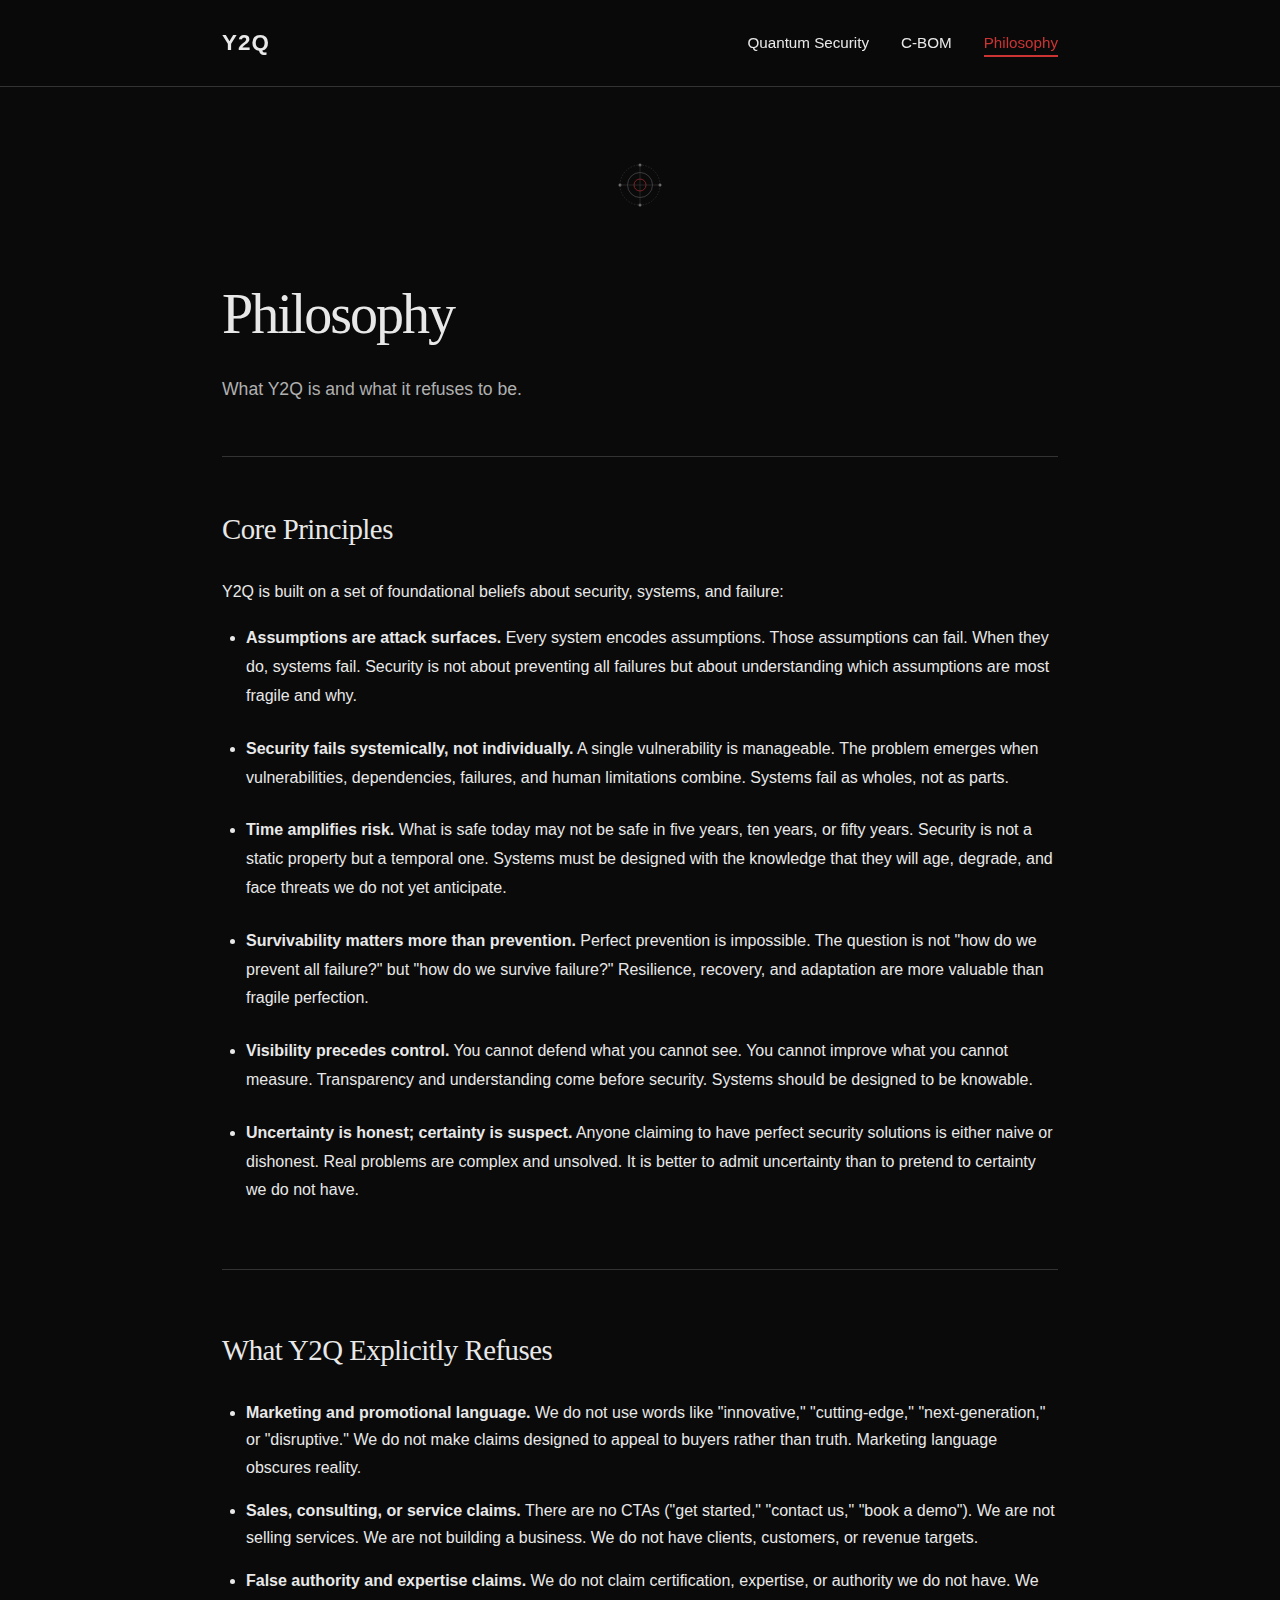
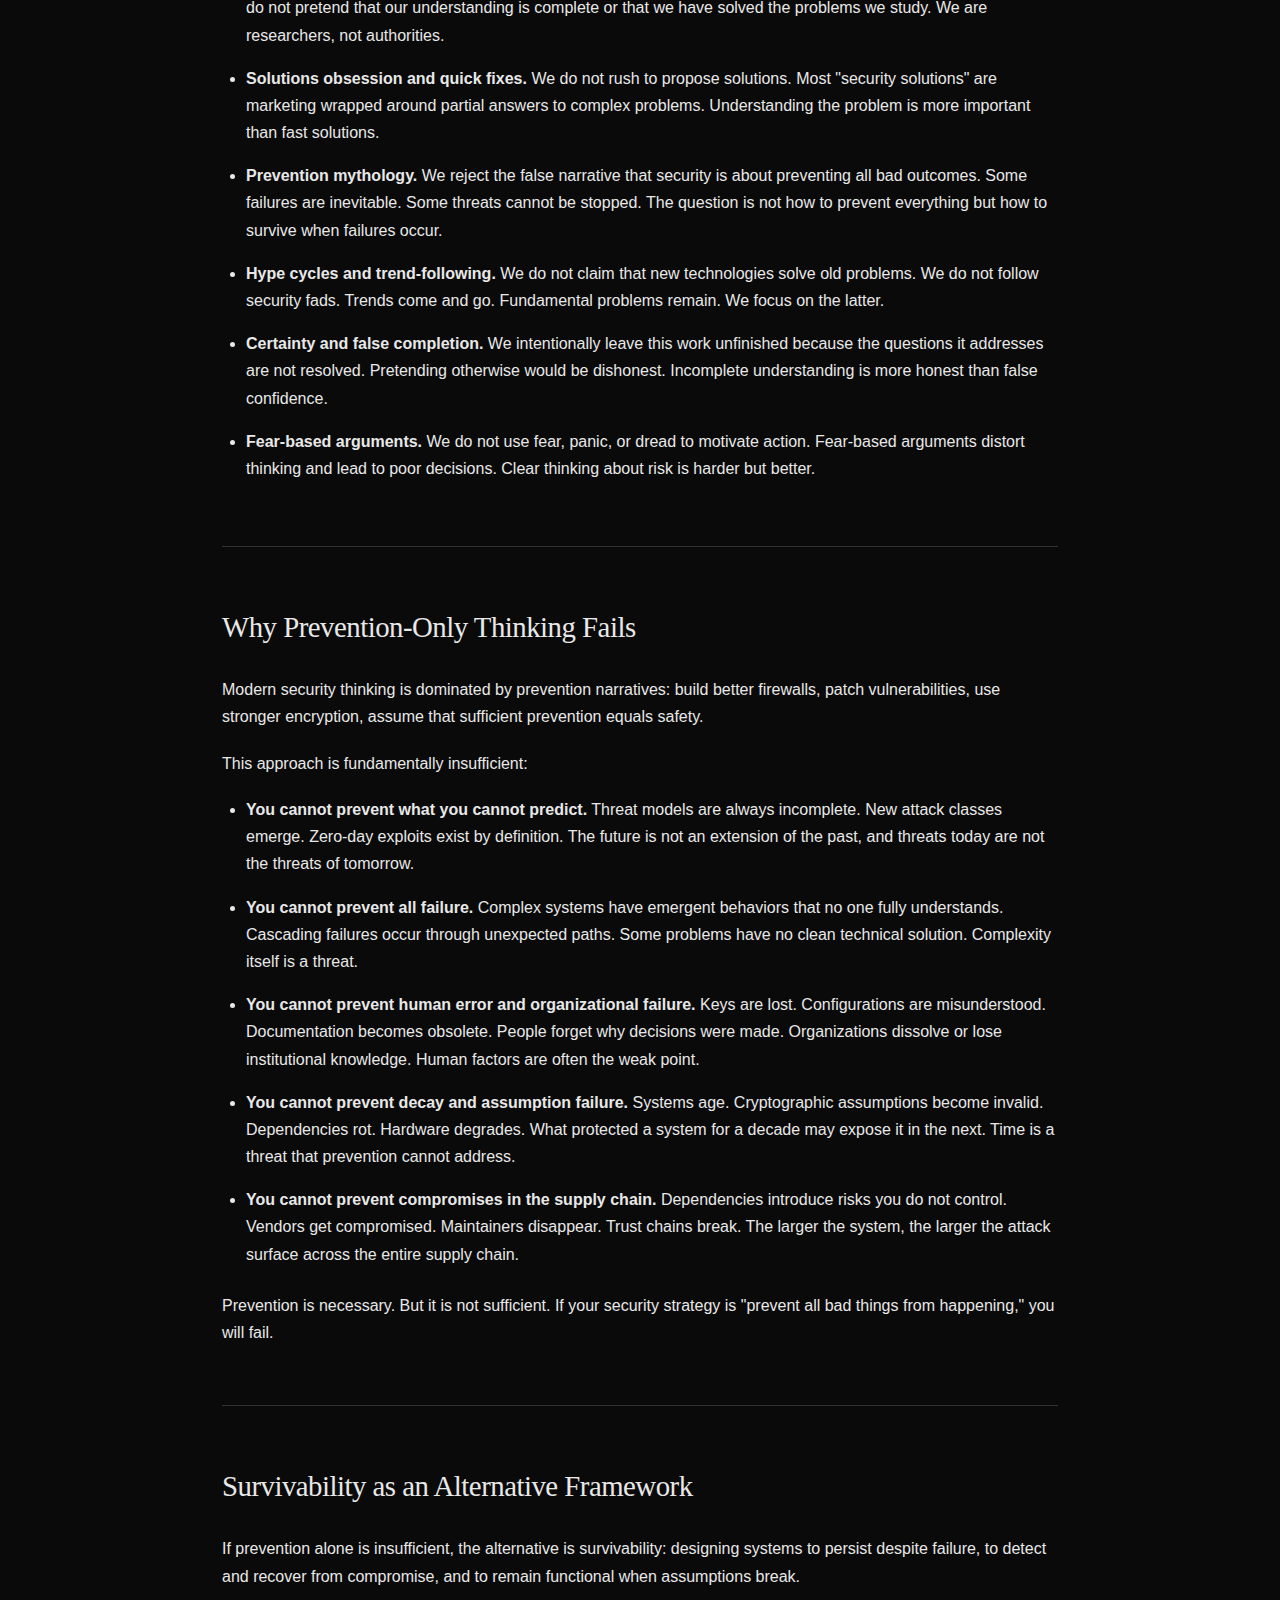
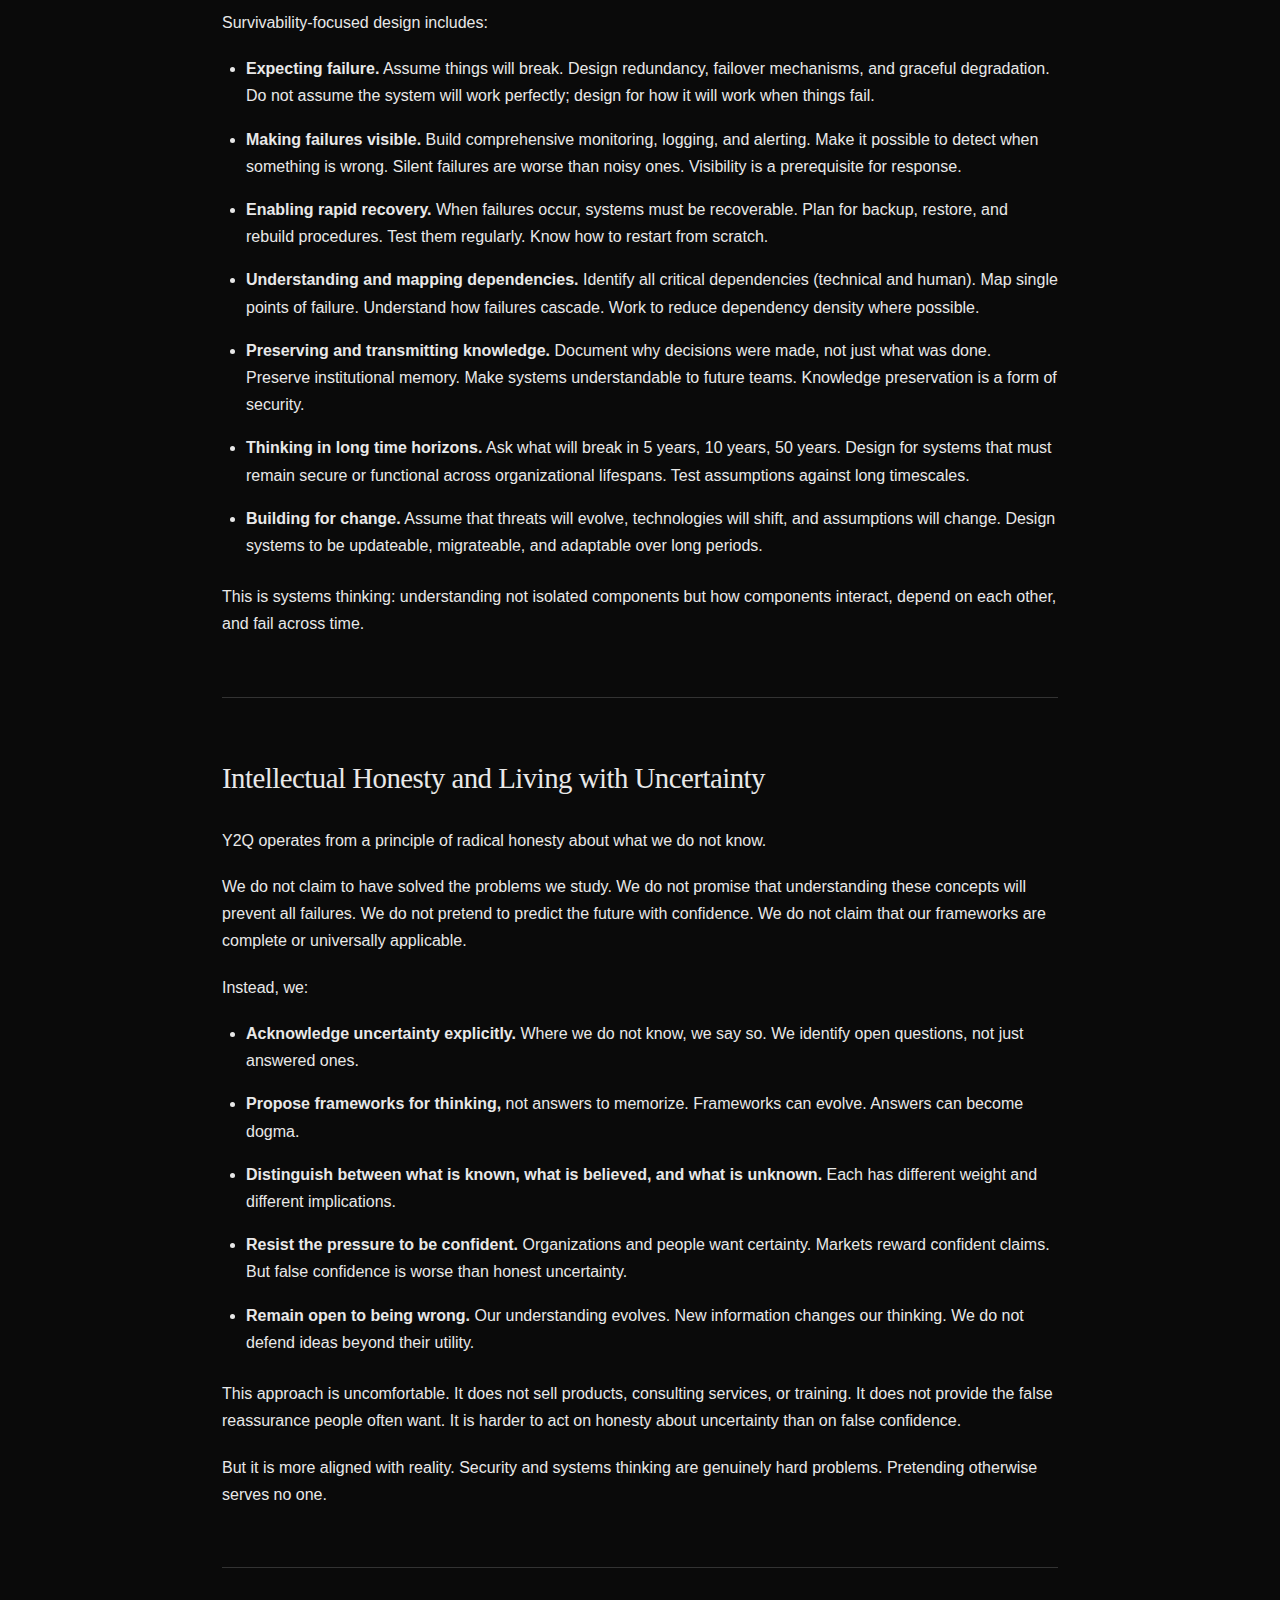
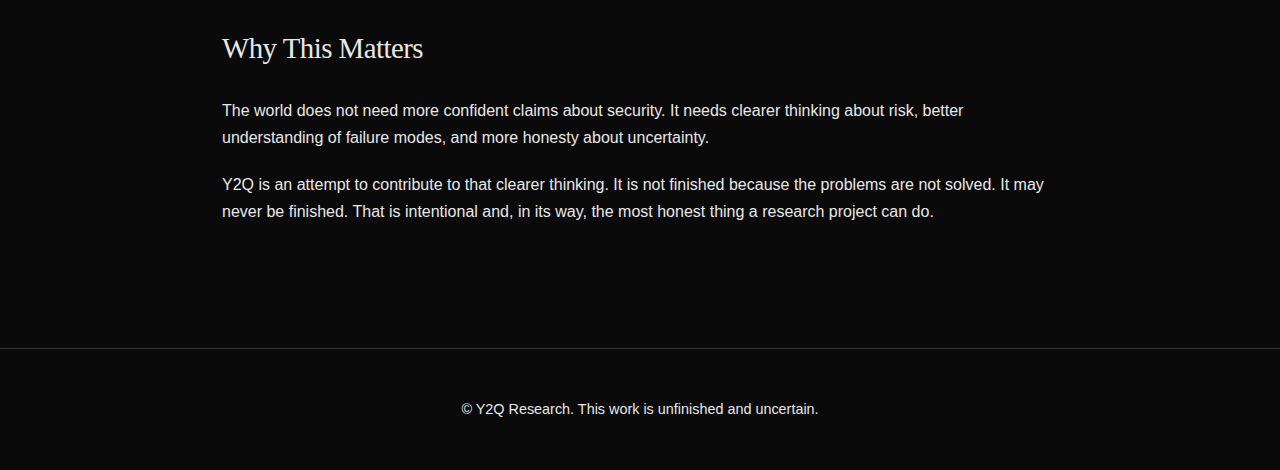
<file: philosophy.html>
<!DOCTYPE html>
<html lang="en">
<head>
    <meta charset="UTF-8">
    <meta name="viewport" content="width=device-width, initial-scale=1.0">
    <title>Philosophy — Y2Q</title>
    <link rel="stylesheet" href="styles.css">
</head>
<body>
    <header class="site-header">
        <nav class="nav-bar">
            <a href="index.html" class="logo">Y2Q</a>
            <ul class="nav-links">
                <li><a href="quantum-security.html">Quantum Security</a></li>
                <li><a href="c-bom.html">C-BOM</a></li>
                <li><a href="philosophy.html" class="active">Philosophy</a></li>
            </ul>
        </nav>
    </header>

    <main>
        <section class="page-header">
            <div class="page-icon">
                <svg viewBox="0 0 200 200" xmlns="http://www.w3.org/2000/svg">
                    <!-- Represents thinking, uncertainty, and systems -->
                    <!-- Central sphere (core concept) -->
                    <circle cx="100" cy="100" r="12" fill="none" stroke="#cc3333" stroke-width="2"/>
                    <!-- Concentric circles (layers of understanding) -->
                    <circle cx="100" cy="100" r="25" fill="none" stroke="#b0b0b0" stroke-width="1"/>
                    <circle cx="100" cy="100" r="40" fill="none" stroke="#666" stroke-width="1" stroke-dasharray="3,3"/>
                    <!-- Nodes on outer ring (connected ideas) -->
                    <circle cx="140" cy="100" r="3" fill="#b0b0b0"/>
                    <circle cx="60" cy="100" r="3" fill="#b0b0b0"/>
                    <circle cx="100" cy="60" r="3" fill="#b0b0b0"/>
                    <circle cx="100" cy="140" r="3" fill="#b0b0b0"/>
                    <!-- Connecting lines -->
                    <line x1="100" y1="100" x2="140" y2="100" stroke="#666" stroke-width="1"/>
                    <line x1="100" y1="100" x2="60" y2="100" stroke="#666" stroke-width="1"/>
                    <line x1="100" y1="100" x2="100" y2="60" stroke="#666" stroke-width="1"/>
                    <line x1="100" y1="100" x2="100" y2="140" stroke="#666" stroke-width="1"/>
                </svg>
            </div>
            <h1>Philosophy</h1>
            <p class="page-intro">What Y2Q is and what it refuses to be.</p>
        </section>

        <article class="philosophy-article">
            <h2>Core Principles</h2>
            <p>
                Y2Q is built on a set of foundational beliefs about security, systems, and failure:
            </p>
            <ul class="philosophy-list">
                <li>
                    <strong>Assumptions are attack surfaces.</strong> Every system encodes assumptions. Those assumptions can fail. When they do, systems fail. Security is not about preventing all failures but about understanding which assumptions are most fragile and why.
                </li>
                <li>
                    <strong>Security fails systemically, not individually.</strong> A single vulnerability is manageable. The problem emerges when vulnerabilities, dependencies, failures, and human limitations combine. Systems fail as wholes, not as parts.
                </li>
                <li>
                    <strong>Time amplifies risk.</strong> What is safe today may not be safe in five years, ten years, or fifty years. Security is not a static property but a temporal one. Systems must be designed with the knowledge that they will age, degrade, and face threats we do not yet anticipate.
                </li>
                <li>
                    <strong>Survivability matters more than prevention.</strong> Perfect prevention is impossible. The question is not "how do we prevent all failure?" but "how do we survive failure?" Resilience, recovery, and adaptation are more valuable than fragile perfection.
                </li>
                <li>
                    <strong>Visibility precedes control.</strong> You cannot defend what you cannot see. You cannot improve what you cannot measure. Transparency and understanding come before security. Systems should be designed to be knowable.
                </li>
                <li>
                    <strong>Uncertainty is honest; certainty is suspect.</strong> Anyone claiming to have perfect security solutions is either naive or dishonest. Real problems are complex and unsolved. It is better to admit uncertainty than to pretend to certainty we do not have.
                </li>
            </ul>
        </article>

        <article class="philosophy-article">
            <h2>What Y2Q Explicitly Refuses</h2>
            <ul class="refuses-list">
                <li>
                    <strong>Marketing and promotional language.</strong> We do not use words like "innovative," "cutting-edge," "next-generation," or "disruptive." We do not make claims designed to appeal to buyers rather than truth. Marketing language obscures reality.
                </li>
                <li>
                    <strong>Sales, consulting, or service claims.</strong> There are no CTAs ("get started," "contact us," "book a demo"). We are not selling services. We are not building a business. We do not have clients, customers, or revenue targets.
                </li>
                <li>
                    <strong>False authority and expertise claims.</strong> We do not claim certification, expertise, or authority we do not have. We do not pretend that our understanding is complete or that we have solved the problems we study. We are researchers, not authorities.
                </li>
                <li>
                    <strong>Solutions obsession and quick fixes.</strong> We do not rush to propose solutions. Most "security solutions" are marketing wrapped around partial answers to complex problems. Understanding the problem is more important than fast solutions.
                </li>
                <li>
                    <strong>Prevention mythology.</strong> We reject the false narrative that security is about preventing all bad outcomes. Some failures are inevitable. Some threats cannot be stopped. The question is not how to prevent everything but how to survive when failures occur.
                </li>
                <li>
                    <strong>Hype cycles and trend-following.</strong> We do not claim that new technologies solve old problems. We do not follow security fads. Trends come and go. Fundamental problems remain. We focus on the latter.
                </li>
                <li>
                    <strong>Certainty and false completion.</strong> We intentionally leave this work unfinished because the questions it addresses are not resolved. Pretending otherwise would be dishonest. Incomplete understanding is more honest than false confidence.
                </li>
                <li>
                    <strong>Fear-based arguments.</strong> We do not use fear, panic, or dread to motivate action. Fear-based arguments distort thinking and lead to poor decisions. Clear thinking about risk is harder but better.
                </li>
            </ul>
        </article>

        <article class="philosophy-article">
            <h2>Why Prevention-Only Thinking Fails</h2>
            <p>
                Modern security thinking is dominated by prevention narratives: build better firewalls, patch vulnerabilities, use stronger encryption, assume that sufficient prevention equals safety.
            </p>
            <p>
                This approach is fundamentally insufficient:
            </p>
            <ul class="philosophy-reasons">
                <li>
                    <strong>You cannot prevent what you cannot predict.</strong> Threat models are always incomplete. New attack classes emerge. Zero-day exploits exist by definition. The future is not an extension of the past, and threats today are not the threats of tomorrow.
                </li>
                <li>
                    <strong>You cannot prevent all failure.</strong> Complex systems have emergent behaviors that no one fully understands. Cascading failures occur through unexpected paths. Some problems have no clean technical solution. Complexity itself is a threat.
                </li>
                <li>
                    <strong>You cannot prevent human error and organizational failure.</strong> Keys are lost. Configurations are misunderstood. Documentation becomes obsolete. People forget why decisions were made. Organizations dissolve or lose institutional knowledge. Human factors are often the weak point.
                </li>
                <li>
                    <strong>You cannot prevent decay and assumption failure.</strong> Systems age. Cryptographic assumptions become invalid. Dependencies rot. Hardware degrades. What protected a system for a decade may expose it in the next. Time is a threat that prevention cannot address.
                </li>
                <li>
                    <strong>You cannot prevent compromises in the supply chain.</strong> Dependencies introduce risks you do not control. Vendors get compromised. Maintainers disappear. Trust chains break. The larger the system, the larger the attack surface across the entire supply chain.
                </li>
            </ul>
            <p>
                Prevention is necessary. But it is not sufficient. If your security strategy is "prevent all bad things from happening," you will fail.
            </p>
        </article>

        <article class="philosophy-article">
            <h2>Survivability as an Alternative Framework</h2>
            <p>
                If prevention alone is insufficient, the alternative is survivability: designing systems to persist despite failure, to detect and recover from compromise, and to remain functional when assumptions break.
            </p>
            <p>
                Survivability-focused design includes:
            </p>
            <ul class="philosophy-reasons">
                <li>
                    <strong>Expecting failure.</strong> Assume things will break. Design redundancy, failover mechanisms, and graceful degradation. Do not assume the system will work perfectly; design for how it will work when things fail.
                </li>
                <li>
                    <strong>Making failures visible.</strong> Build comprehensive monitoring, logging, and alerting. Make it possible to detect when something is wrong. Silent failures are worse than noisy ones. Visibility is a prerequisite for response.
                </li>
                <li>
                    <strong>Enabling rapid recovery.</strong> When failures occur, systems must be recoverable. Plan for backup, restore, and rebuild procedures. Test them regularly. Know how to restart from scratch.
                </li>
                <li>
                    <strong>Understanding and mapping dependencies.</strong> Identify all critical dependencies (technical and human). Map single points of failure. Understand how failures cascade. Work to reduce dependency density where possible.
                </li>
                <li>
                    <strong>Preserving and transmitting knowledge.</strong> Document why decisions were made, not just what was done. Preserve institutional memory. Make systems understandable to future teams. Knowledge preservation is a form of security.
                </li>
                <li>
                    <strong>Thinking in long time horizons.</strong> Ask what will break in 5 years, 10 years, 50 years. Design for systems that must remain secure or functional across organizational lifespans. Test assumptions against long timescales.
                </li>
                <li>
                    <strong>Building for change.</strong> Assume that threats will evolve, technologies will shift, and assumptions will change. Design systems to be updateable, migrateable, and adaptable over long periods.
                </li>
            </ul>
            <p>
                This is systems thinking: understanding not isolated components but how components interact, depend on each other, and fail across time.
            </p>
        </article>

        <article class="philosophy-article">
            <h2>Intellectual Honesty and Living with Uncertainty</h2>
            <p>
                Y2Q operates from a principle of radical honesty about what we do not know.
            </p>
            <p>
                We do not claim to have solved the problems we study. We do not promise that understanding these concepts will prevent all failures. We do not pretend to predict the future with confidence. We do not claim that our frameworks are complete or universally applicable.
            </p>
            <p>
                Instead, we:
            </p>
            <ul class="philosophy-reasons">
                <li><strong>Acknowledge uncertainty explicitly.</strong> Where we do not know, we say so. We identify open questions, not just answered ones.</li>
                <li><strong>Propose frameworks for thinking,</strong> not answers to memorize. Frameworks can evolve. Answers can become dogma.</li>
                <li><strong>Distinguish between what is known, what is believed, and what is unknown.</strong> Each has different weight and different implications.</li>
                <li><strong>Resist the pressure to be confident.</strong> Organizations and people want certainty. Markets reward confident claims. But false confidence is worse than honest uncertainty.</li>
                <li><strong>Remain open to being wrong.</strong> Our understanding evolves. New information changes our thinking. We do not defend ideas beyond their utility.</li>
            </ul>
            <p>
                This approach is uncomfortable. It does not sell products, consulting services, or training. It does not provide the false reassurance people often want. It is harder to act on honesty about uncertainty than on false confidence.
            </p>
            <p>
                But it is more aligned with reality. Security and systems thinking are genuinely hard problems. Pretending otherwise serves no one.
            </p>
        </article>

        <article class="philosophy-article">
            <h2>Why This Matters</h2>
            <p>
                The world does not need more confident claims about security. It needs clearer thinking about risk, better understanding of failure modes, and more honesty about uncertainty.
            </p>
            <p>
                Y2Q is an attempt to contribute to that clearer thinking. It is not finished because the problems are not solved. It may never be finished. That is intentional and, in its way, the most honest thing a research project can do.
            </p>
        </article>
    </main>

    <footer class="site-footer">
        <p>&copy; Y2Q Research. This work is unfinished and uncertain.</p>
    </footer>
</body>
</html>
</file>
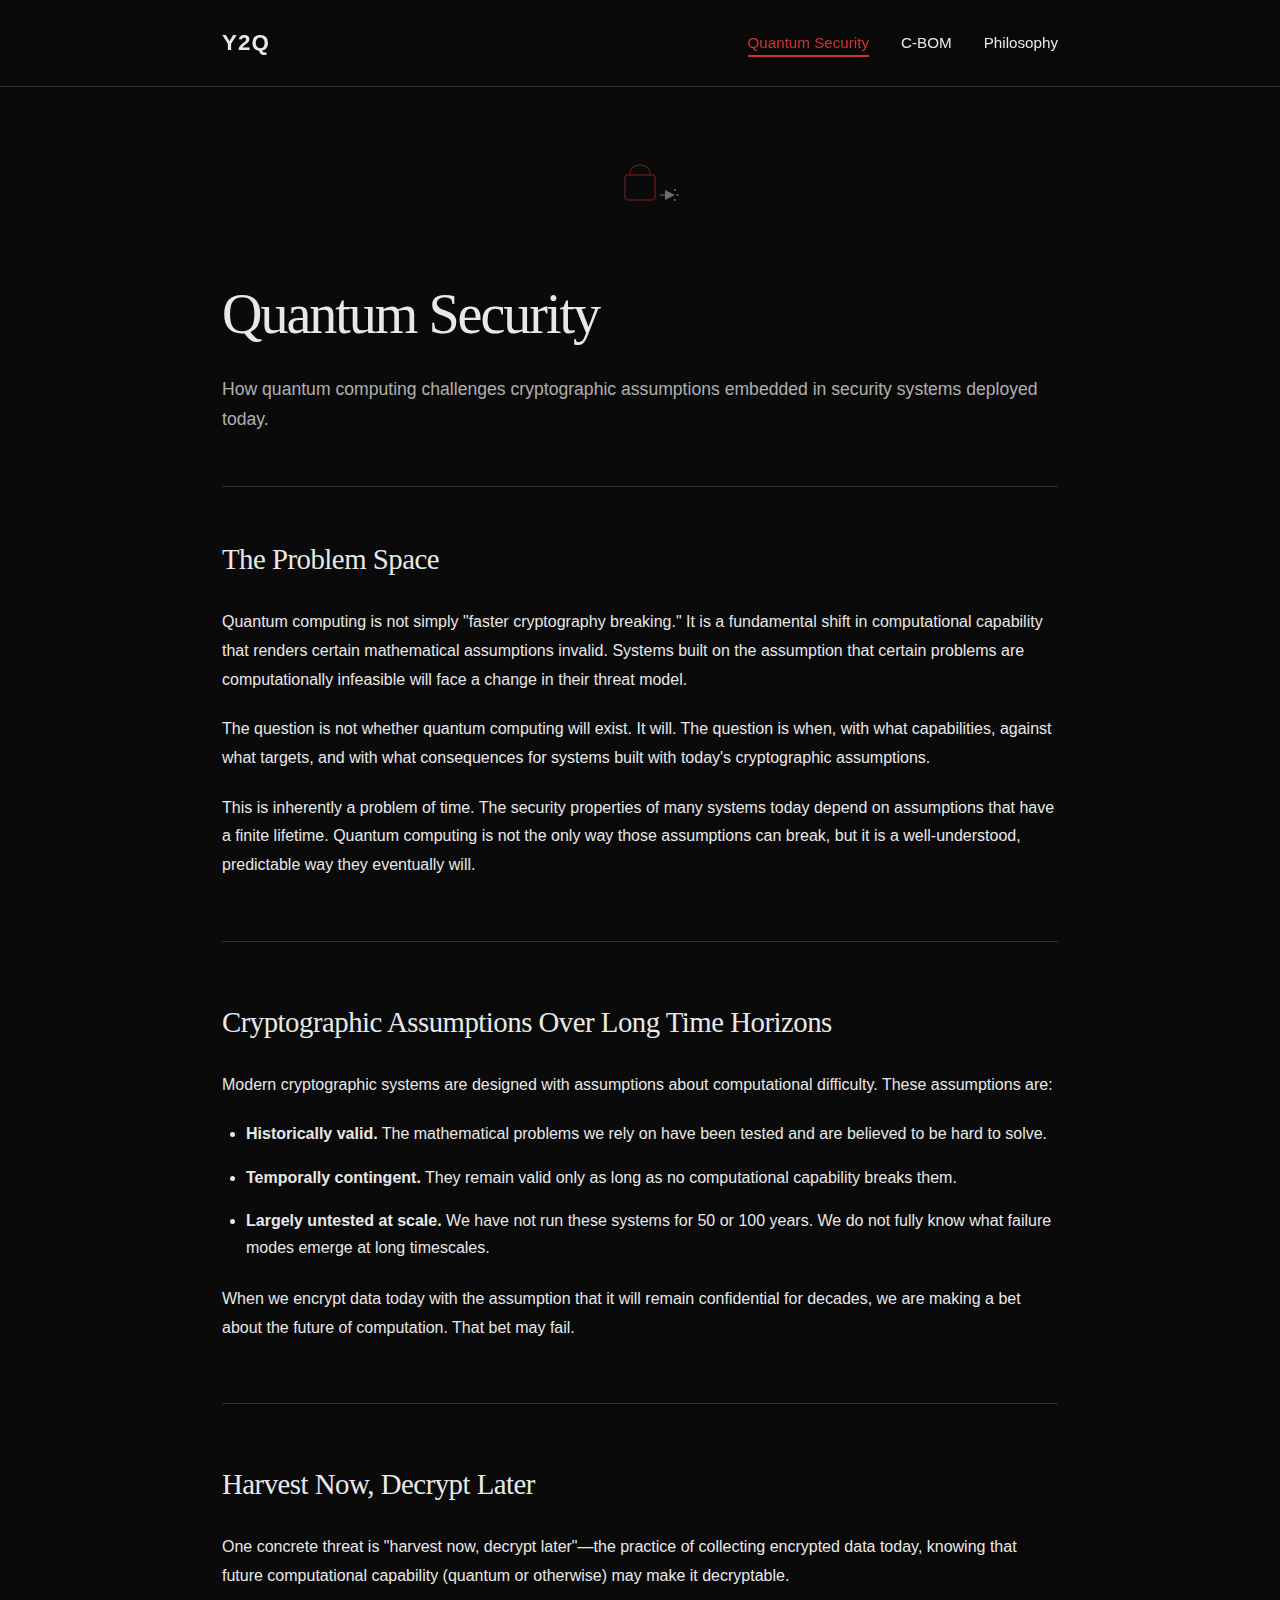
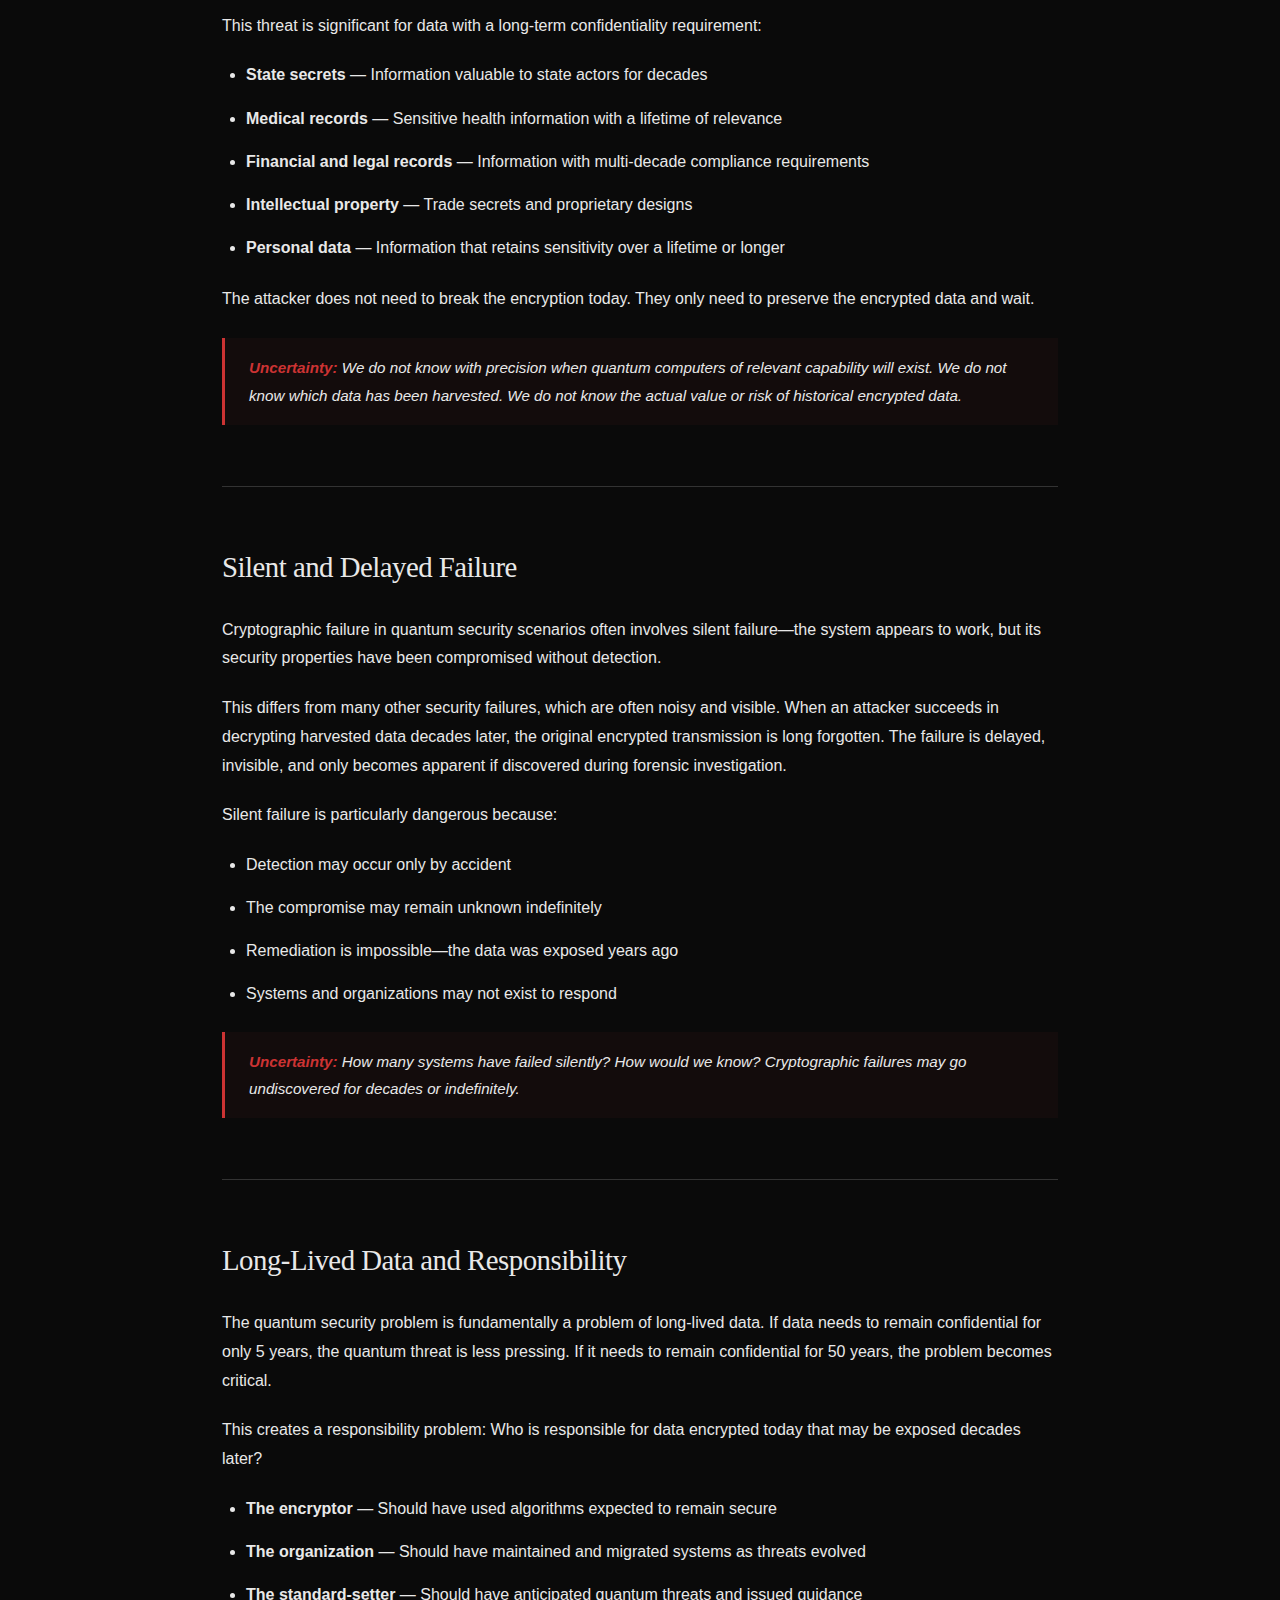
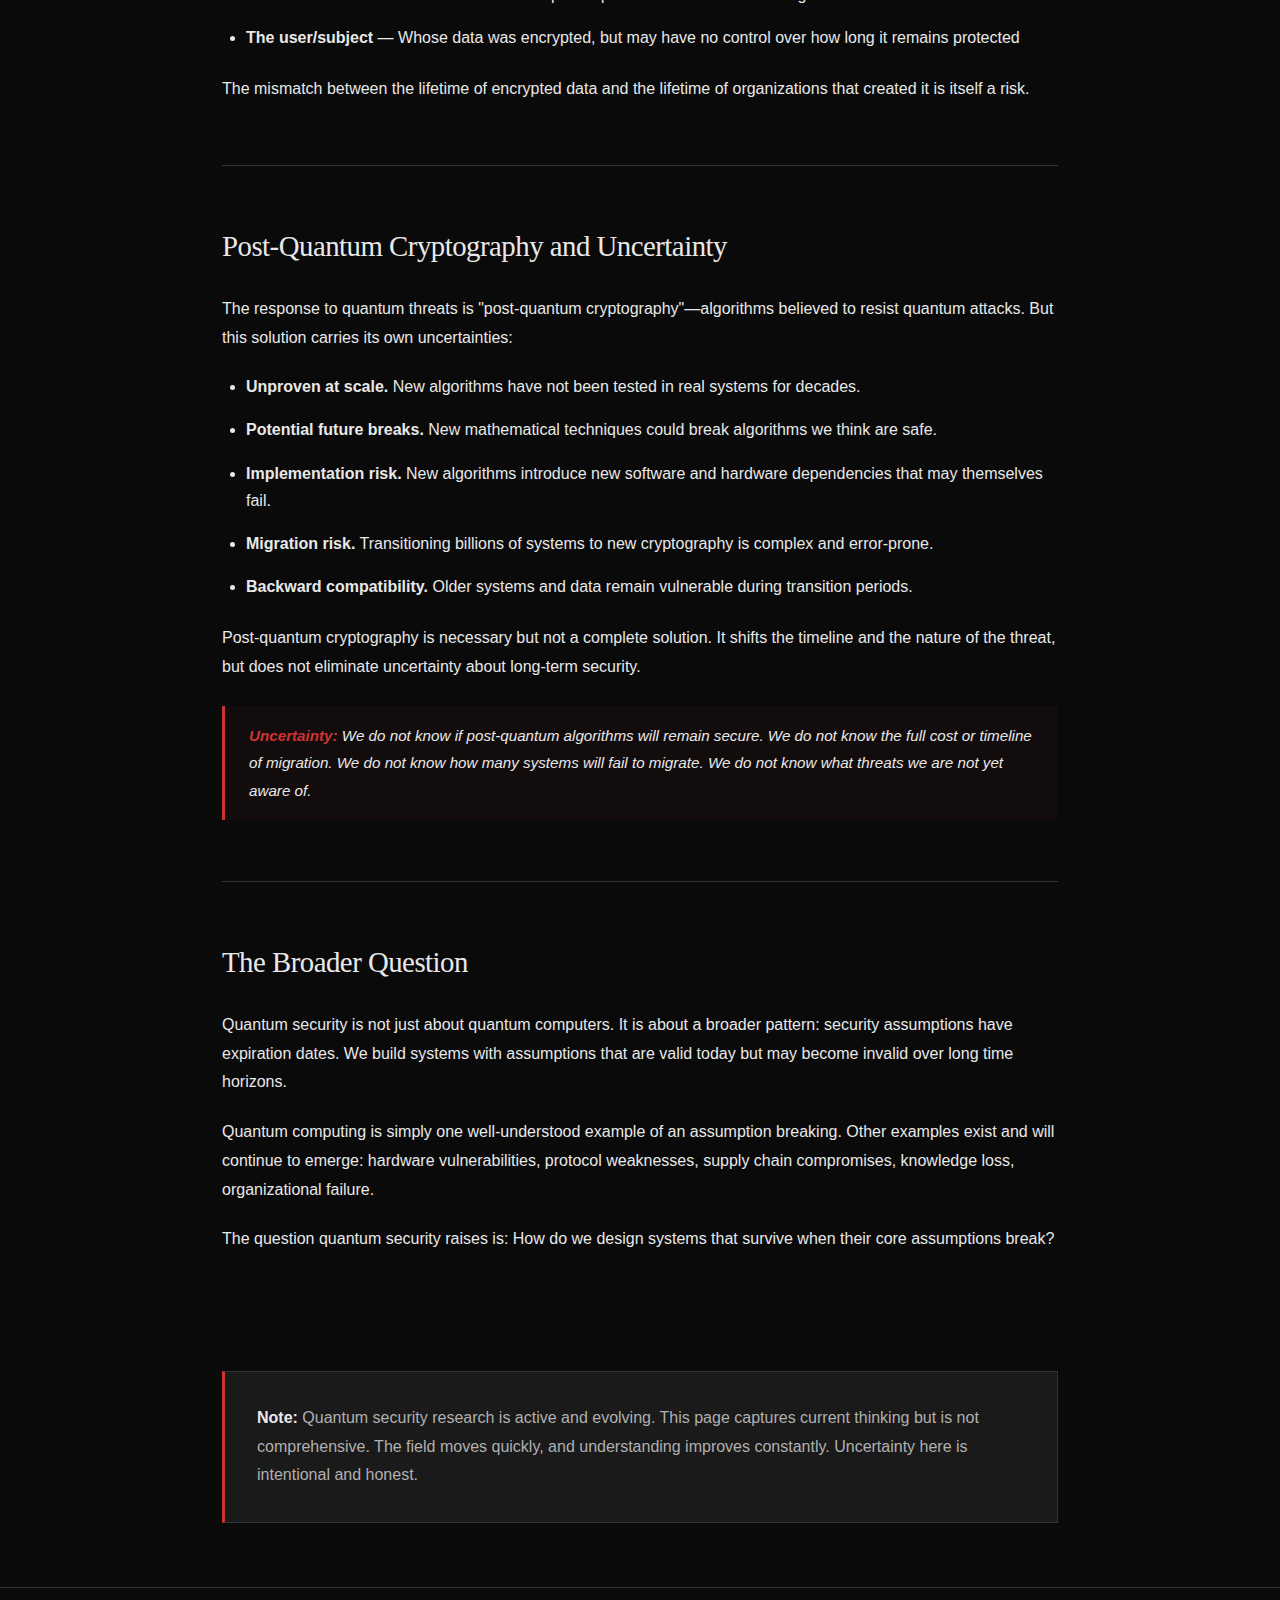
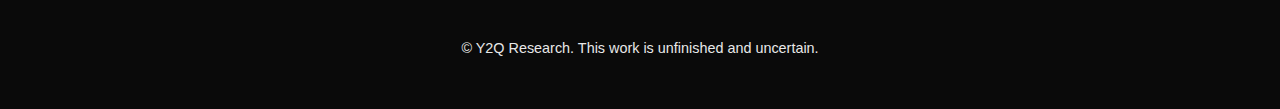
<file: quantum-security.html>
<!DOCTYPE html>
<html lang="en">
<head>
    <meta charset="UTF-8">
    <meta name="viewport" content="width=device-width, initial-scale=1.0">
    <title>Quantum Security — Y2Q</title>
    <link rel="stylesheet" href="styles.css">
</head>
<body>
    <header class="site-header">
        <nav class="nav-bar">
            <a href="index.html" class="logo">Y2Q</a>
            <ul class="nav-links">
                <li><a href="quantum-security.html" class="active">Quantum Security</a></li>
                <li><a href="c-bom.html">C-BOM</a></li>
                <li><a href="philosophy.html">Philosophy</a></li>
            </ul>
        </nav>
    </header>

    <main>
        <section class="page-header">
            <div class="page-icon">
                <svg viewBox="0 0 200 200" xmlns="http://www.w3.org/2000/svg">
                    <!-- Represents encryption, time, and quantum uncertainty -->
                    <!-- Lock symbol -->
                    <rect x="70" y="80" width="60" height="50" rx="5" fill="none" stroke="#cc3333" stroke-width="2"/>
                    <path d="M 80 80 Q 80 60 100 60 Q 120 60 120 80" fill="none" stroke="#cc3333" stroke-width="2"/>
                    <!-- Time indicator (arrow) -->
                    <path d="M 140 120 L 160 120" stroke="#b0b0b0" stroke-width="2" marker-end="url(#arrowhead)"/>
                    <!-- Quantum uncertainty (dots) -->
                    <circle cx="170" cy="110" r="2" fill="#b0b0b0"/>
                    <circle cx="175" cy="120" r="2" fill="#b0b0b0"/>
                    <circle cx="170" cy="130" r="2" fill="#b0b0b0"/>
                    <!-- Arrow marker definition -->
                    <defs>
                        <marker id="arrowhead" markerWidth="10" markerHeight="10" refX="5" refY="5" orient="auto">
                            <polygon points="0 0, 10 5, 0 10" fill="#b0b0b0"/>
                        </marker>
                    </defs>
                </svg>
            </div>
            <h1>Quantum Security</h1>
            <p class="page-intro">How quantum computing challenges cryptographic assumptions embedded in security systems deployed today.</p>
        </section>

        <article class="research-article">
            <h2>The Problem Space</h2>
            <p>
                Quantum computing is not simply "faster cryptography breaking." It is a fundamental shift in computational capability that renders certain mathematical assumptions invalid. Systems built on the assumption that certain problems are computationally infeasible will face a change in their threat model.
            </p>
            <p>
                The question is not whether quantum computing will exist. It will. The question is when, with what capabilities, against what targets, and with what consequences for systems built with today's cryptographic assumptions.
            </p>
            <p>
                This is inherently a problem of time. The security properties of many systems today depend on assumptions that have a finite lifetime. Quantum computing is not the only way those assumptions can break, but it is a well-understood, predictable way they eventually will.
            </p>
        </article>

        <article class="research-article">
            <h2>Cryptographic Assumptions Over Long Time Horizons</h2>
            <p>
                Modern cryptographic systems are designed with assumptions about computational difficulty. These assumptions are:
            </p>
            <ul class="research-list">
                <li><strong>Historically valid.</strong> The mathematical problems we rely on have been tested and are believed to be hard to solve.</li>
                <li><strong>Temporally contingent.</strong> They remain valid only as long as no computational capability breaks them.</li>
                <li><strong>Largely untested at scale.</strong> We have not run these systems for 50 or 100 years. We do not fully know what failure modes emerge at long timescales.</li>
            </ul>
            <p>
                When we encrypt data today with the assumption that it will remain confidential for decades, we are making a bet about the future of computation. That bet may fail.
            </p>
        </article>

        <article class="research-article">
            <h2>Harvest Now, Decrypt Later</h2>
            <p>
                One concrete threat is "harvest now, decrypt later"—the practice of collecting encrypted data today, knowing that future computational capability (quantum or otherwise) may make it decryptable.
            </p>
            <p>
                This threat is significant for data with a long-term confidentiality requirement:
            </p>
            <ul class="research-list">
                <li><strong>State secrets</strong> — Information valuable to state actors for decades</li>
                <li><strong>Medical records</strong> — Sensitive health information with a lifetime of relevance</li>
                <li><strong>Financial and legal records</strong> — Information with multi-decade compliance requirements</li>
                <li><strong>Intellectual property</strong> — Trade secrets and proprietary designs</li>
                <li><strong>Personal data</strong> — Information that retains sensitivity over a lifetime or longer</li>
            </ul>
            <p>
                The attacker does not need to break the encryption today. They only need to preserve the encrypted data and wait.
            </p>
            <p class="uncertainty-note">
                <strong>Uncertainty:</strong> We do not know with precision when quantum computers of relevant capability will exist. We do not know which data has been harvested. We do not know the actual value or risk of historical encrypted data.
            </p>
        </article>

        <article class="research-article">
            <h2>Silent and Delayed Failure</h2>
            <p>
                Cryptographic failure in quantum security scenarios often involves silent failure—the system appears to work, but its security properties have been compromised without detection.
            </p>
            <p>
                This differs from many other security failures, which are often noisy and visible. When an attacker succeeds in decrypting harvested data decades later, the original encrypted transmission is long forgotten. The failure is delayed, invisible, and only becomes apparent if discovered during forensic investigation.
            </p>
            <p>
                Silent failure is particularly dangerous because:
            </p>
            <ul class="research-list">
                <li>Detection may occur only by accident</li>
                <li>The compromise may remain unknown indefinitely</li>
                <li>Remediation is impossible—the data was exposed years ago</li>
                <li>Systems and organizations may not exist to respond</li>
            </ul>
            <p class="uncertainty-note">
                <strong>Uncertainty:</strong> How many systems have failed silently? How would we know? Cryptographic failures may go undiscovered for decades or indefinitely.
            </p>
        </article>

        <article class="research-article">
            <h2>Long-Lived Data and Responsibility</h2>
            <p>
                The quantum security problem is fundamentally a problem of long-lived data. If data needs to remain confidential for only 5 years, the quantum threat is less pressing. If it needs to remain confidential for 50 years, the problem becomes critical.
            </p>
            <p>
                This creates a responsibility problem: Who is responsible for data encrypted today that may be exposed decades later?
            </p>
            <ul class="research-list">
                <li><strong>The encryptor</strong> — Should have used algorithms expected to remain secure</li>
                <li><strong>The organization</strong> — Should have maintained and migrated systems as threats evolved</li>
                <li><strong>The standard-setter</strong> — Should have anticipated quantum threats and issued guidance</li>
                <li><strong>The user/subject</strong> — Whose data was encrypted, but may have no control over how long it remains protected</li>
            </ul>
            <p>
                The mismatch between the lifetime of encrypted data and the lifetime of organizations that created it is itself a risk.
            </p>
        </article>

        <article class="research-article">
            <h2>Post-Quantum Cryptography and Uncertainty</h2>
            <p>
                The response to quantum threats is "post-quantum cryptography"—algorithms believed to resist quantum attacks. But this solution carries its own uncertainties:
            </p>
            <ul class="research-list">
                <li><strong>Unproven at scale.</strong> New algorithms have not been tested in real systems for decades.</li>
                <li><strong>Potential future breaks.</strong> New mathematical techniques could break algorithms we think are safe.</li>
                <li><strong>Implementation risk.</strong> New algorithms introduce new software and hardware dependencies that may themselves fail.</li>
                <li><strong>Migration risk.</strong> Transitioning billions of systems to new cryptography is complex and error-prone.</li>
                <li><strong>Backward compatibility.</strong> Older systems and data remain vulnerable during transition periods.</li>
            </ul>
            <p>
                Post-quantum cryptography is necessary but not a complete solution. It shifts the timeline and the nature of the threat, but does not eliminate uncertainty about long-term security.
            </p>
            <p class="uncertainty-note">
                <strong>Uncertainty:</strong> We do not know if post-quantum algorithms will remain secure. We do not know the full cost or timeline of migration. We do not know how many systems will fail to migrate. We do not know what threats we are not yet aware of.
            </p>
        </article>

        <article class="research-article">
            <h2>The Broader Question</h2>
            <p>
                Quantum security is not just about quantum computers. It is about a broader pattern: security assumptions have expiration dates. We build systems with assumptions that are valid today but may become invalid over long time horizons.
            </p>
            <p>
                Quantum computing is simply one well-understood example of an assumption breaking. Other examples exist and will continue to emerge: hardware vulnerabilities, protocol weaknesses, supply chain compromises, knowledge loss, organizational failure.
            </p>
            <p>
                The question quantum security raises is: How do we design systems that survive when their core assumptions break?
            </p>
        </article>

        <section class="research-status">
            <p>
                <strong>Note:</strong> Quantum security research is active and evolving. This page captures current thinking but is not comprehensive. The field moves quickly, and understanding improves constantly. Uncertainty here is intentional and honest.
            </p>
        </section>
    </main>

    <footer class="site-footer">
        <p>&copy; Y2Q Research. This work is unfinished and uncertain.</p>
    </footer>
</body>
</html>
</file>
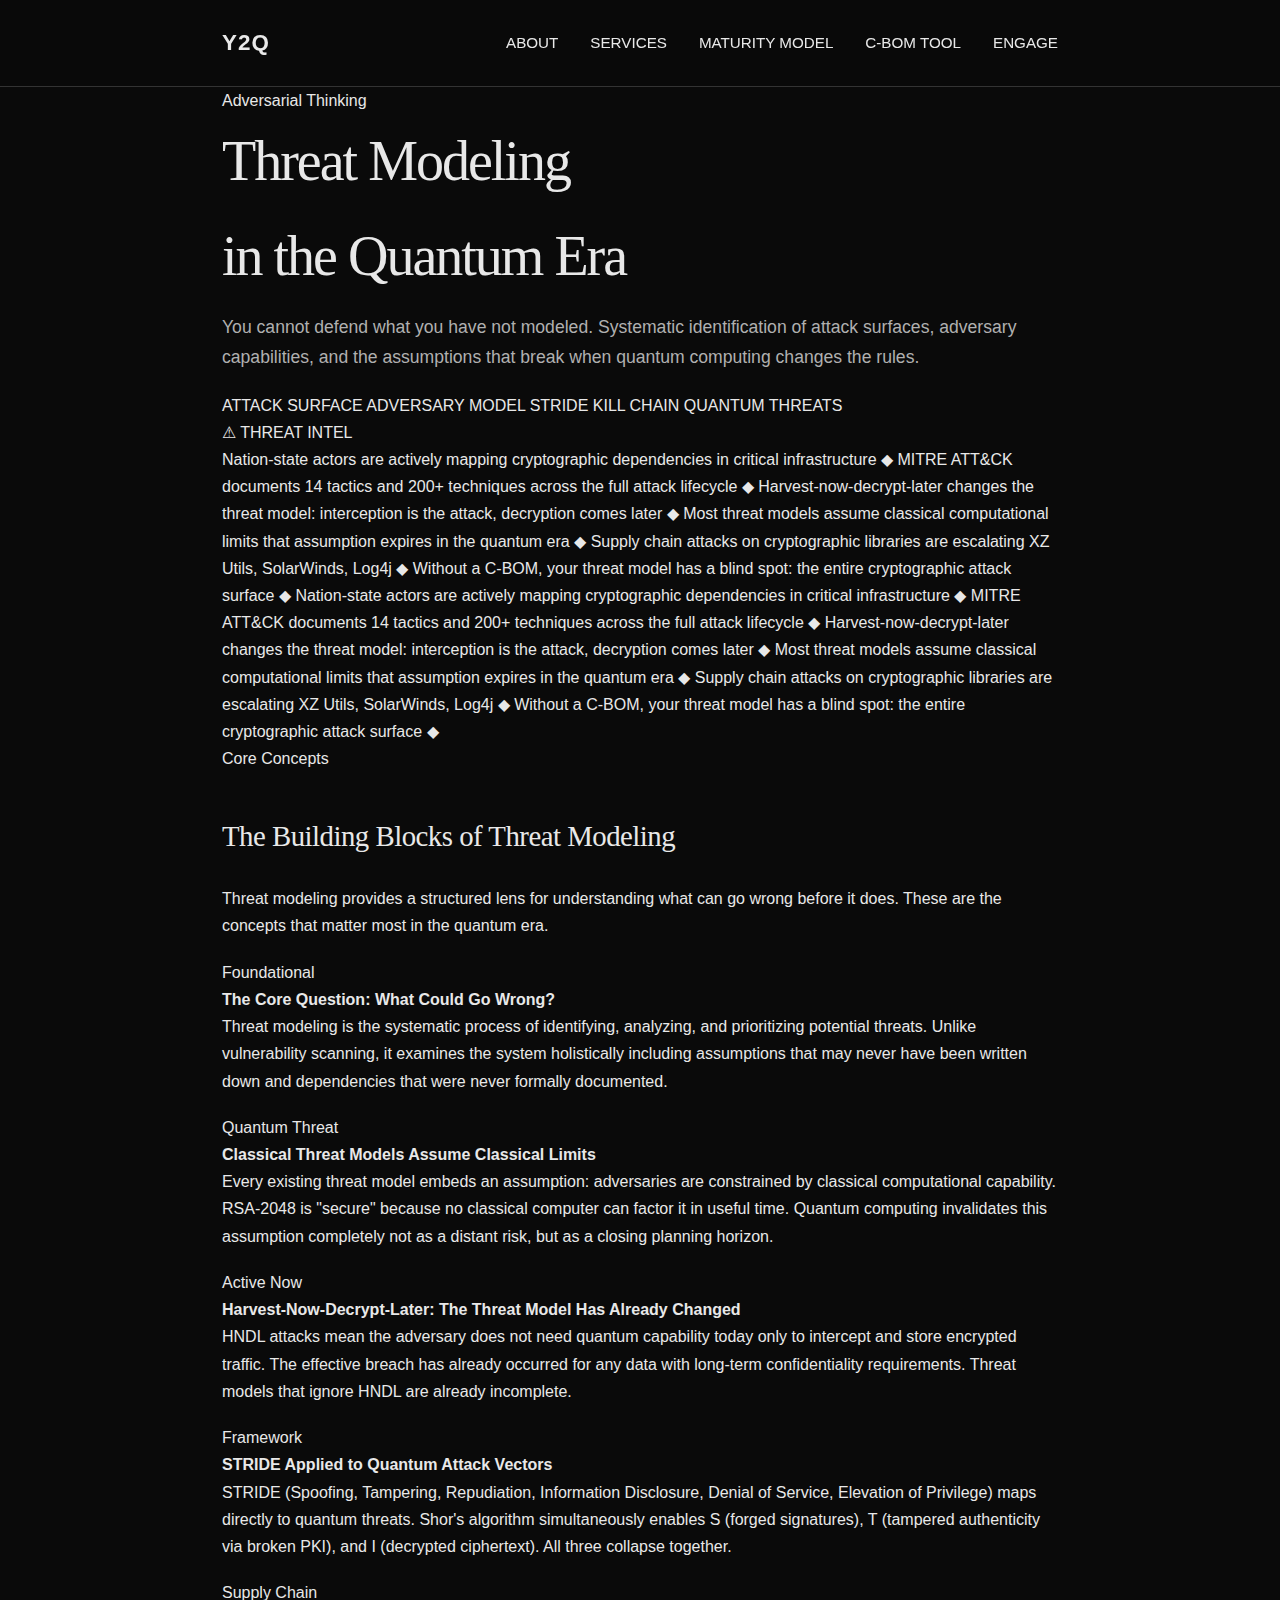
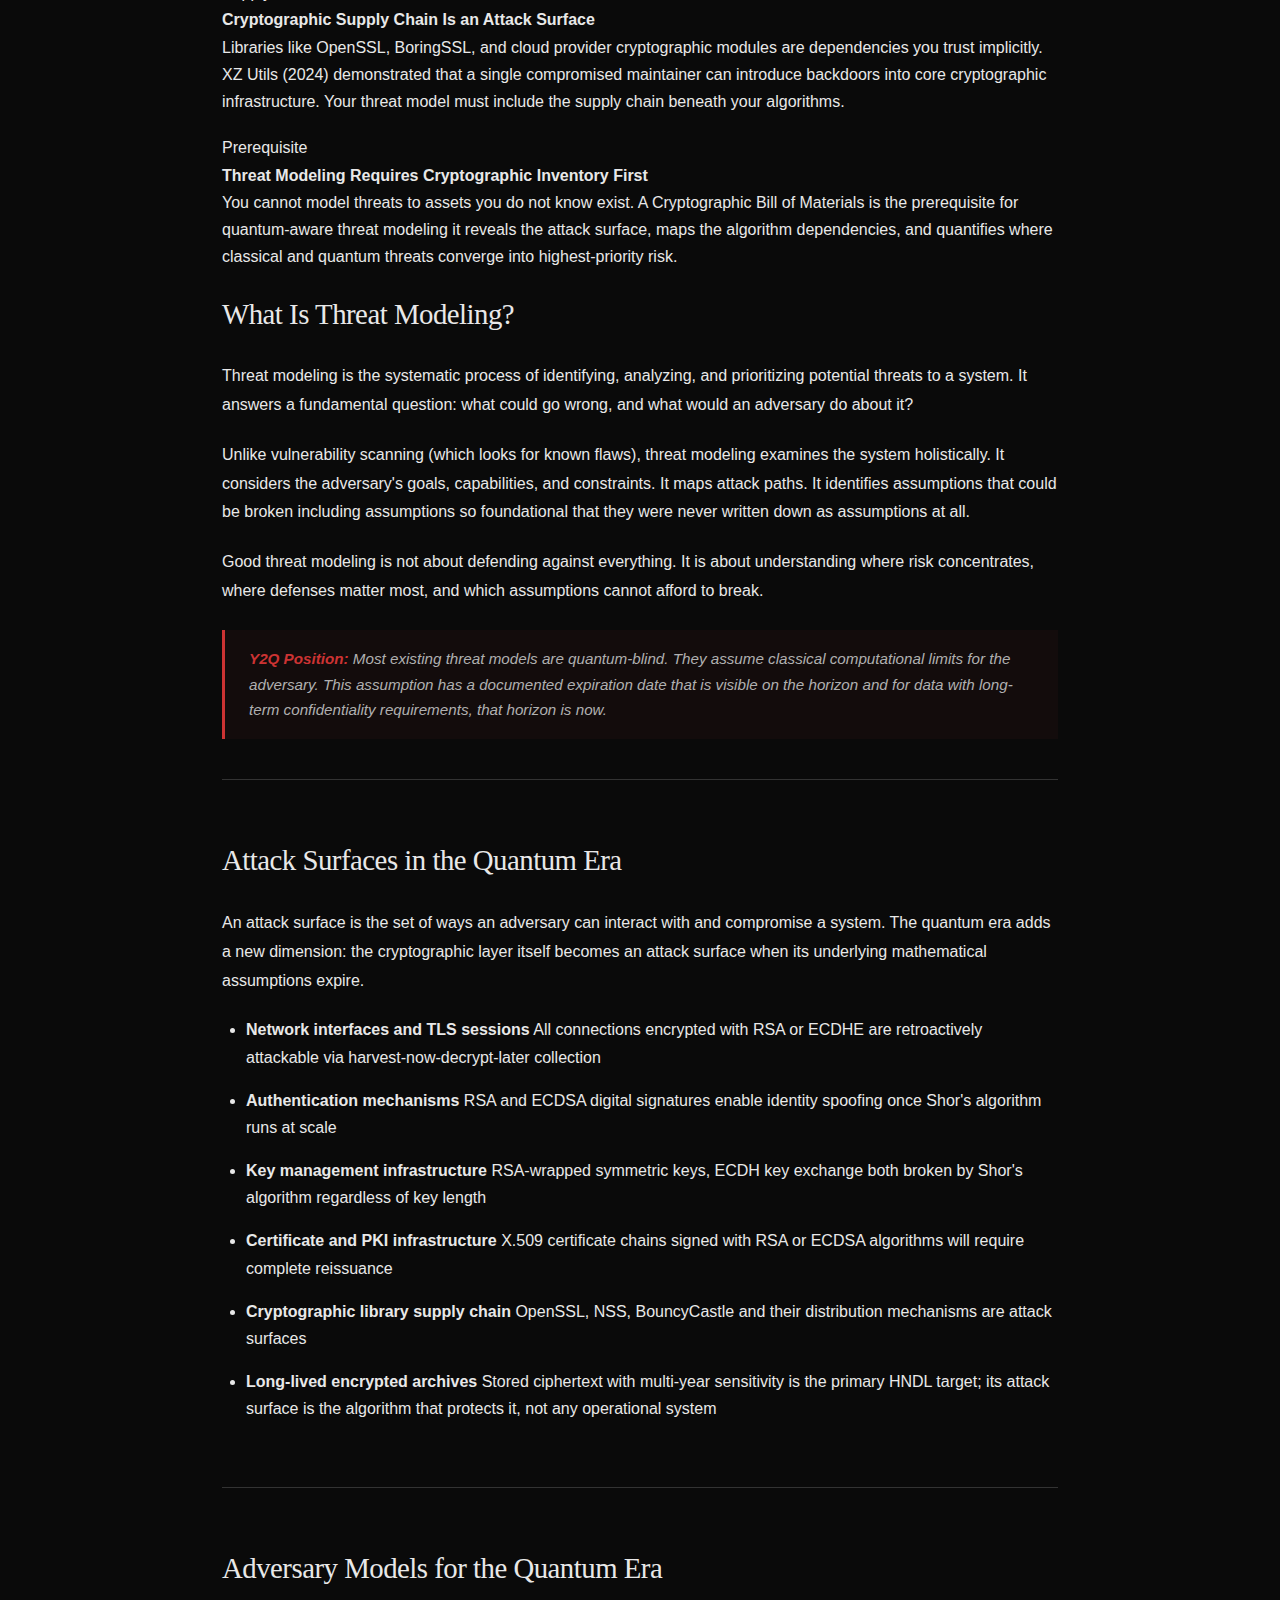
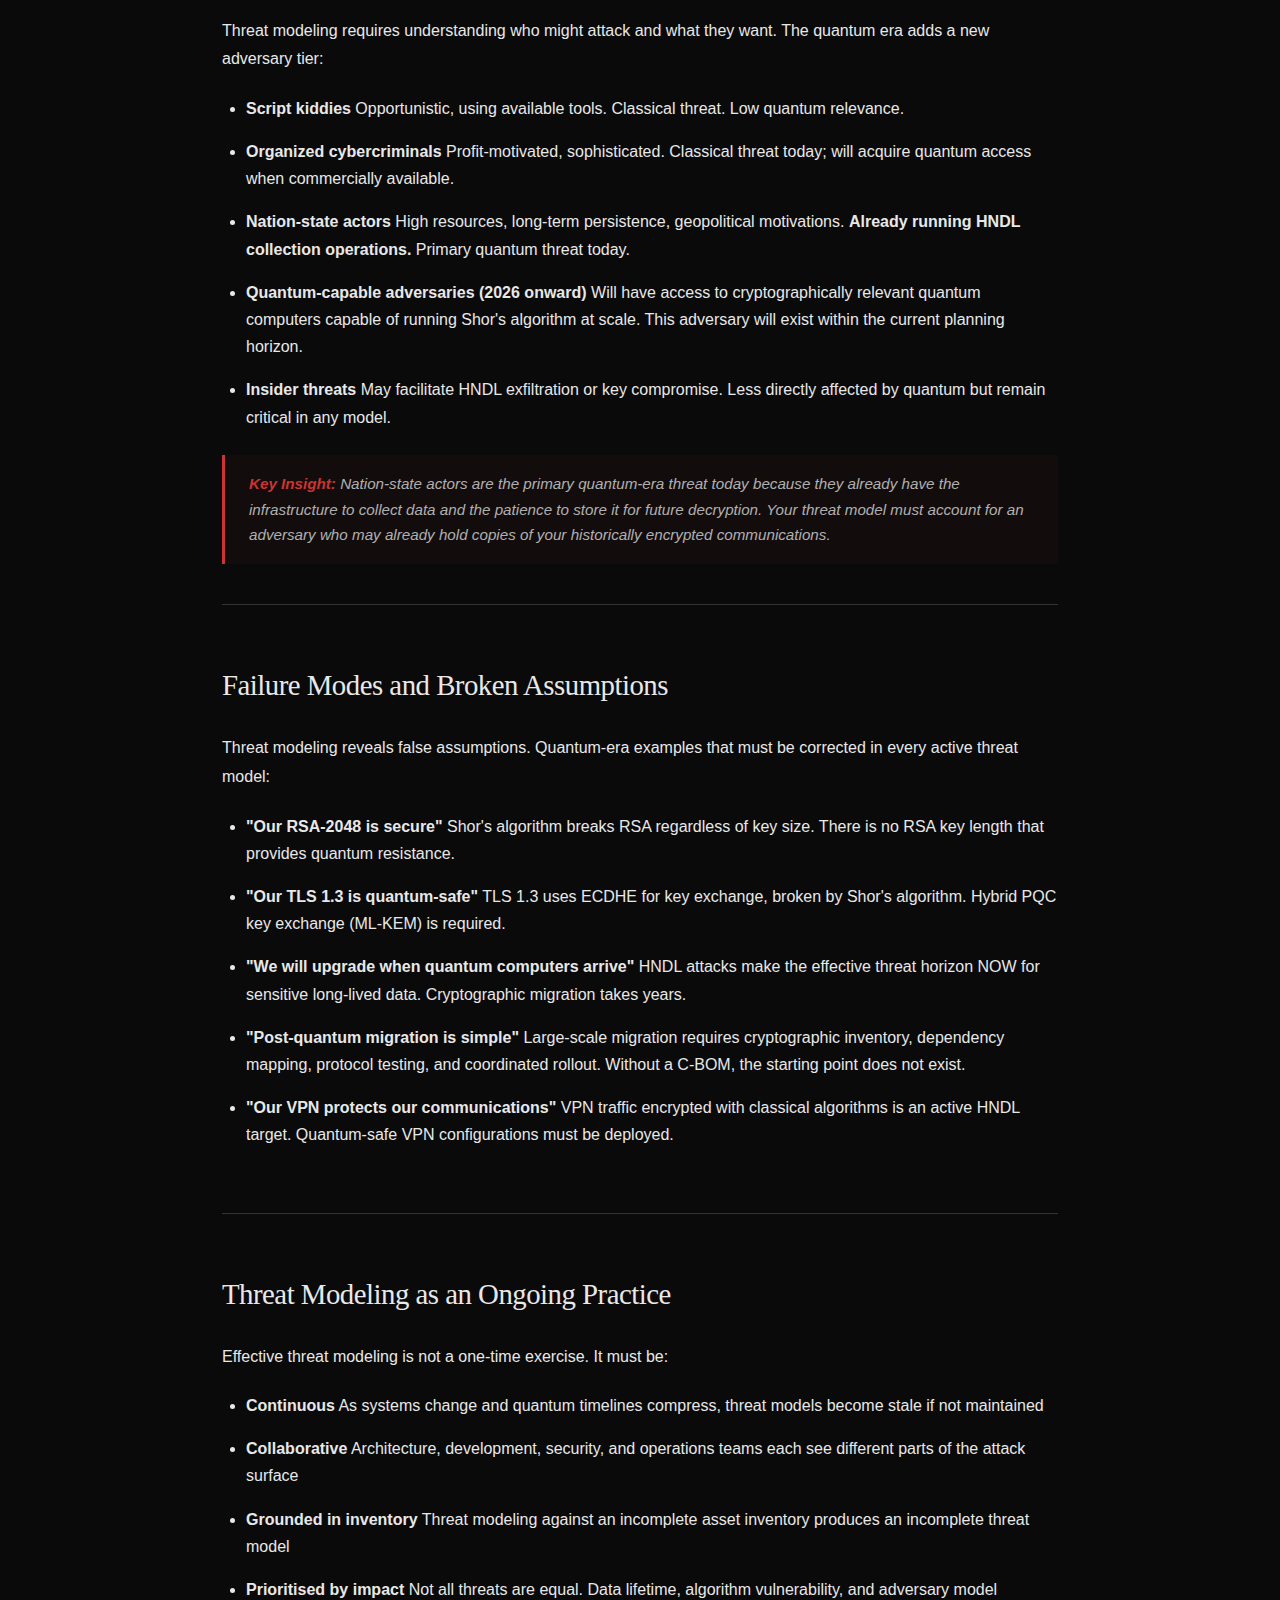
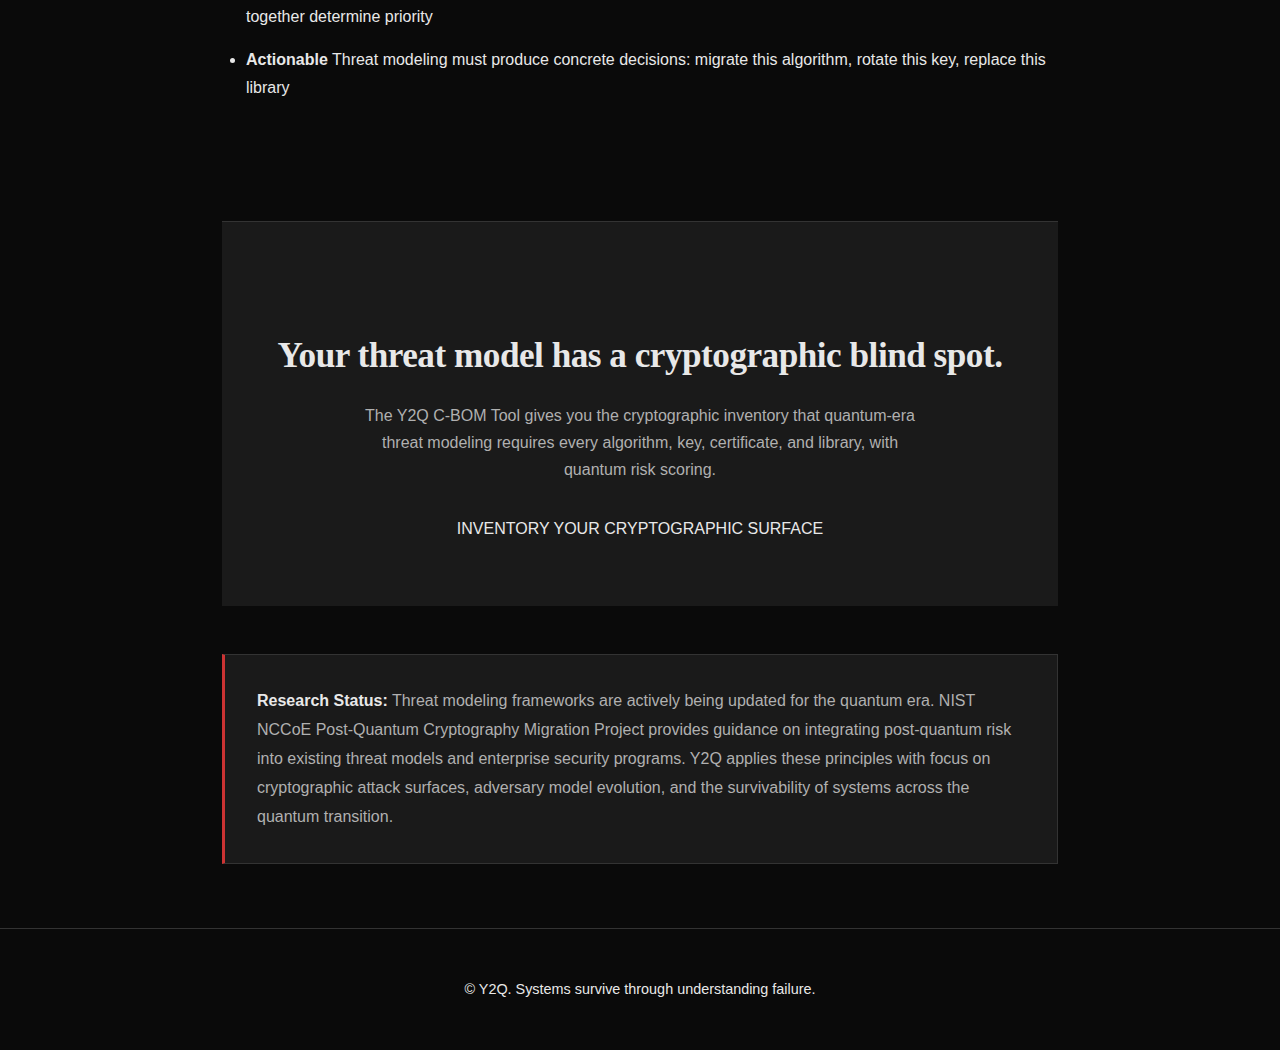
<file: threat-modeling.html>
﻿<!DOCTYPE html>
<html lang="en">
<head>
    <meta charset="UTF-8">
    <meta name="viewport" content="width=device-width, initial-scale=1.0">
    <title>Threat Modeling  Y2Q</title>
    <link rel="stylesheet" href="styles.css">
</head>
<body>

<header class="site-header" id="site-header">
    <nav class="nav-bar">
        <a href="index.html" class="logo">Y2Q</a>
        <ul class="nav-links">
            <li><a href="index.html#about">ABOUT</a></li>
            <li><a href="index.html#services">SERVICES</a></li>
            <li><a href="index.html#maturity">MATURITY MODEL</a></li>
            <li><a href="c-bom.html">C-BOM TOOL</a></li>
            <li><a href="index.html#engage" class="cta-link">ENGAGE</a></li>
        </ul>
    </nav>
</header>

<main>

<section class="page-hero">
    <div class="page-hero-content">
        <div class="page-badge">Adversarial Thinking</div>
        <h1>Threat Modeling<br>in the Quantum Era</h1>
        <p class="page-intro">You cannot defend what you have not modeled. Systematic identification of attack surfaces, adversary capabilities, and the assumptions that break when quantum computing changes the rules.</p>
        <div class="page-meta">
            <span class="meta-tag">ATTACK SURFACE</span>
            <span class="meta-tag">ADVERSARY MODEL</span>
            <span class="meta-tag">STRIDE</span>
            <span class="meta-tag">KILL CHAIN</span>
            <span class="meta-tag">QUANTUM THREATS</span>
        </div>
    </div>
</section>

<div class="threat-ticker">
    <div class="ticker-label">&#9888; THREAT INTEL</div>
    <div class="ticker-wrap">
        <div class="ticker-move">
            <span class="ticker-item critical">Nation-state actors are actively mapping cryptographic dependencies in critical infrastructure</span>
            <span class="ticker-sep">&#9670;</span>
            <span class="ticker-item">MITRE ATT&amp;CK documents 14 tactics and 200+ techniques across the full attack lifecycle</span>
            <span class="ticker-sep">&#9670;</span>
            <span class="ticker-item critical">Harvest-now-decrypt-later changes the threat model: interception is the attack, decryption comes later</span>
            <span class="ticker-sep">&#9670;</span>
            <span class="ticker-item">Most threat models assume classical computational limits  that assumption expires in the quantum era</span>
            <span class="ticker-sep">&#9670;</span>
            <span class="ticker-item critical">Supply chain attacks on cryptographic libraries are escalating  XZ Utils, SolarWinds, Log4j</span>
            <span class="ticker-sep">&#9670;</span>
            <span class="ticker-item">Without a C-BOM, your threat model has a blind spot: the entire cryptographic attack surface</span>
            <span class="ticker-sep">&#9670;</span>
            <span class="ticker-item critical">Nation-state actors are actively mapping cryptographic dependencies in critical infrastructure</span>
            <span class="ticker-sep">&#9670;</span>
            <span class="ticker-item">MITRE ATT&amp;CK documents 14 tactics and 200+ techniques across the full attack lifecycle</span>
            <span class="ticker-sep">&#9670;</span>
            <span class="ticker-item critical">Harvest-now-decrypt-later changes the threat model: interception is the attack, decryption comes later</span>
            <span class="ticker-sep">&#9670;</span>
            <span class="ticker-item">Most threat models assume classical computational limits  that assumption expires in the quantum era</span>
            <span class="ticker-sep">&#9670;</span>
            <span class="ticker-item critical">Supply chain attacks on cryptographic libraries are escalating  XZ Utils, SolarWinds, Log4j</span>
            <span class="ticker-sep">&#9670;</span>
            <span class="ticker-item">Without a C-BOM, your threat model has a blind spot: the entire cryptographic attack surface</span>
            <span class="ticker-sep">&#9670;</span>
        </div>
    </div>
</div>

<section class="quantum-research">
    <div class="quantum-research-inner">
        <div class="section-header reveal">
            <span class="section-label">Core Concepts</span>
            <h2 style="color:var(--text-primary);">The Building Blocks of Threat Modeling</h2>
            <p>Threat modeling provides a structured lens for understanding what can go wrong  before it does. These are the concepts that matter most in the quantum era.</p>
        </div>
        <div class="research-cards">
            <div class="research-card reveal" data-delay="0">
                <span class="rc-type critical">Foundational</span>
                <h4>The Core Question: What Could Go Wrong?</h4>
                <p>Threat modeling is the systematic process of identifying, analyzing, and prioritizing potential threats. Unlike vulnerability scanning, it examines the system holistically  including assumptions that may never have been written down and dependencies that were never formally documented.</p>
            </div>
            <div class="research-card reveal" data-delay="80">
                <span class="rc-type critical">Quantum Threat</span>
                <h4>Classical Threat Models Assume Classical Limits</h4>
                <p>Every existing threat model embeds an assumption: adversaries are constrained by classical computational capability. RSA-2048 is "secure" because no classical computer can factor it in useful time. Quantum computing invalidates this assumption completely  not as a distant risk, but as a closing planning horizon.</p>
            </div>
            <div class="research-card reveal" data-delay="160">
                <span class="rc-type warning">Active Now</span>
                <h4>Harvest-Now-Decrypt-Later: The Threat Model Has Already Changed</h4>
                <p>HNDL attacks mean the adversary does not need quantum capability today  only to intercept and store encrypted traffic. The effective breach has already occurred for any data with long-term confidentiality requirements. Threat models that ignore HNDL are already incomplete.</p>
            </div>
            <div class="research-card reveal" data-delay="240">
                <span class="rc-type info">Framework</span>
                <h4>STRIDE Applied to Quantum Attack Vectors</h4>
                <p>STRIDE (Spoofing, Tampering, Repudiation, Information Disclosure, Denial of Service, Elevation of Privilege) maps directly to quantum threats. Shor's algorithm simultaneously enables S (forged signatures), T (tampered authenticity via broken PKI), and I (decrypted ciphertext). All three collapse together.</p>
            </div>
            <div class="research-card reveal" data-delay="320">
                <span class="rc-type warning">Supply Chain</span>
                <h4>Cryptographic Supply Chain Is an Attack Surface</h4>
                <p>Libraries like OpenSSL, BoringSSL, and cloud provider cryptographic modules are dependencies you trust implicitly. XZ Utils (2024) demonstrated that a single compromised maintainer can introduce backdoors into core cryptographic infrastructure. Your threat model must include the supply chain beneath your algorithms.</p>
            </div>
            <div class="research-card reveal" data-delay="400">
                <span class="rc-type milestone">Prerequisite</span>
                <h4>Threat Modeling Requires Cryptographic Inventory First</h4>
                <p>You cannot model threats to assets you do not know exist. A Cryptographic Bill of Materials is the prerequisite for quantum-aware threat modeling  it reveals the attack surface, maps the algorithm dependencies, and quantifies where classical and quantum threats converge into highest-priority risk.</p>
            </div>
        </div>
    </div>
</section>

<article class="research-article reveal">
    <h2>What Is Threat Modeling?</h2>
    <p>Threat modeling is the systematic process of identifying, analyzing, and prioritizing potential threats to a system. It answers a fundamental question: what could go wrong, and what would an adversary do about it?</p>
    <p>Unlike vulnerability scanning (which looks for known flaws), threat modeling examines the system holistically. It considers the adversary's goals, capabilities, and constraints. It maps attack paths. It identifies assumptions that could be broken  including assumptions so foundational that they were never written down as assumptions at all.</p>
    <p>Good threat modeling is not about defending against everything. It is about understanding where risk concentrates, where defenses matter most, and which assumptions cannot afford to break.</p>
    <div class="uncertainty-note"><strong>Y2Q Position:</strong> Most existing threat models are quantum-blind. They assume classical computational limits for the adversary. This assumption has a documented expiration date that is visible on the horizon  and for data with long-term confidentiality requirements, that horizon is now.</div>
</article>

<article class="research-article reveal">
    <h2>Attack Surfaces in the Quantum Era</h2>
    <p>An attack surface is the set of ways an adversary can interact with and compromise a system. The quantum era adds a new dimension: the cryptographic layer itself becomes an attack surface when its underlying mathematical assumptions expire.</p>
    <ul class="research-list">
        <li><strong>Network interfaces and TLS sessions</strong>  All connections encrypted with RSA or ECDHE are retroactively attackable via harvest-now-decrypt-later collection</li>
        <li><strong>Authentication mechanisms</strong>  RSA and ECDSA digital signatures enable identity spoofing once Shor's algorithm runs at scale</li>
        <li><strong>Key management infrastructure</strong>  RSA-wrapped symmetric keys, ECDH key exchange  both broken by Shor's algorithm regardless of key length</li>
        <li><strong>Certificate and PKI infrastructure</strong>  X.509 certificate chains signed with RSA or ECDSA algorithms will require complete reissuance</li>
        <li><strong>Cryptographic library supply chain</strong>  OpenSSL, NSS, BouncyCastle and their distribution mechanisms are attack surfaces</li>
        <li><strong>Long-lived encrypted archives</strong>  Stored ciphertext with multi-year sensitivity is the primary HNDL target; its attack surface is the algorithm that protects it, not any operational system</li>
    </ul>
</article>

<article class="research-article reveal">
    <h2>Adversary Models for the Quantum Era</h2>
    <p>Threat modeling requires understanding who might attack and what they want. The quantum era adds a new adversary tier:</p>
    <ul class="research-list">
        <li><strong>Script kiddies</strong>  Opportunistic, using available tools. Classical threat. Low quantum relevance.</li>
        <li><strong>Organized cybercriminals</strong>  Profit-motivated, sophisticated. Classical threat today; will acquire quantum access when commercially available.</li>
        <li><strong>Nation-state actors</strong>  High resources, long-term persistence, geopolitical motivations. <strong>Already running HNDL collection operations.</strong> Primary quantum threat today.</li>
        <li><strong>Quantum-capable adversaries (2026 onward)</strong>  Will have access to cryptographically relevant quantum computers capable of running Shor's algorithm at scale. This adversary will exist within the current planning horizon.</li>
        <li><strong>Insider threats</strong>  May facilitate HNDL exfiltration or key compromise. Less directly affected by quantum but remain critical in any model.</li>
    </ul>
    <div class="uncertainty-note"><strong>Key Insight:</strong> Nation-state actors are the primary quantum-era threat today because they already have the infrastructure to collect data and the patience to store it for future decryption. Your threat model must account for an adversary who may already hold copies of your historically encrypted communications.</div>
</article>

<article class="research-article reveal">
    <h2>Failure Modes and Broken Assumptions</h2>
    <p>Threat modeling reveals false assumptions. Quantum-era examples that must be corrected in every active threat model:</p>
    <ul class="research-list">
        <li><strong>"Our RSA-2048 is secure"</strong>  Shor's algorithm breaks RSA regardless of key size. There is no RSA key length that provides quantum resistance.</li>
        <li><strong>"Our TLS 1.3 is quantum-safe"</strong>  TLS 1.3 uses ECDHE for key exchange, broken by Shor's algorithm. Hybrid PQC key exchange (ML-KEM) is required.</li>
        <li><strong>"We will upgrade when quantum computers arrive"</strong>  HNDL attacks make the effective threat horizon NOW for sensitive long-lived data. Cryptographic migration takes years.</li>
        <li><strong>"Post-quantum migration is simple"</strong>  Large-scale migration requires cryptographic inventory, dependency mapping, protocol testing, and coordinated rollout. Without a C-BOM, the starting point does not exist.</li>
        <li><strong>"Our VPN protects our communications"</strong>  VPN traffic encrypted with classical algorithms is an active HNDL target. Quantum-safe VPN configurations must be deployed.</li>
    </ul>
</article>

<article class="research-article reveal">
    <h2>Threat Modeling as an Ongoing Practice</h2>
    <p>Effective threat modeling is not a one-time exercise. It must be:</p>
    <ul class="research-list">
        <li><strong>Continuous</strong>  As systems change and quantum timelines compress, threat models become stale if not maintained</li>
        <li><strong>Collaborative</strong>  Architecture, development, security, and operations teams each see different parts of the attack surface</li>
        <li><strong>Grounded in inventory</strong>  Threat modeling against an incomplete asset inventory produces an incomplete threat model</li>
        <li><strong>Prioritised by impact</strong>  Not all threats are equal. Data lifetime, algorithm vulnerability, and adversary model together determine priority</li>
        <li><strong>Actionable</strong>  Threat modeling must produce concrete decisions: migrate this algorithm, rotate this key, replace this library</li>
    </ul>
</article>

<section class="cta-section" style="padding:4rem 2rem;background:var(--bg-secondary);border-top:1px solid var(--border);text-align:center;">
    <div class="cta-content reveal">
        <h2 style="font-size:clamp(1.5rem,3vw,2.2rem);font-weight:900;margin-bottom:1rem;">Your threat model has a cryptographic blind spot.</h2>
        <p style="color:var(--text-secondary);max-width:560px;margin:0 auto 2rem;line-height:1.7;">The Y2Q C-BOM Tool gives you the cryptographic inventory that quantum-era threat modeling requires  every algorithm, key, certificate, and library, with quantum risk scoring.</p>
        <a href="c-bom.html" class="cta-button" style="display:inline-block;text-decoration:none;">INVENTORY YOUR CRYPTOGRAPHIC SURFACE</a>
    </div>
</section>

<section class="research-status reveal">
    <p><strong>Research Status:</strong> Threat modeling frameworks are actively being updated for the quantum era. NIST NCCoE Post-Quantum Cryptography Migration Project provides guidance on integrating post-quantum risk into existing threat models and enterprise security programs. Y2Q applies these principles with focus on cryptographic attack surfaces, adversary model evolution, and the survivability of systems across the quantum transition.</p>
</section>

</main>

<footer class="site-footer">
    <p>&copy; Y2Q. Systems survive through understanding failure.</p>
</footer>

<script>
window.addEventListener('scroll', () => {
    document.getElementById('site-header').classList.toggle('scrolled', window.scrollY > 40);
});
(function() {
    const obs = new IntersectionObserver((entries) => {
        entries.forEach(e => {
            if (e.isIntersecting) {
                const delay = parseInt(e.target.dataset.delay || 0);
                setTimeout(() => e.target.classList.add('revealed'), delay);
                obs.unobserve(e.target);
            }
        });
    }, { threshold: 0.08 });
    document.querySelectorAll('.reveal, .reveal-left, .reveal-right').forEach(el => obs.observe(el));
})();
</script>
</body>
</html>
</file>
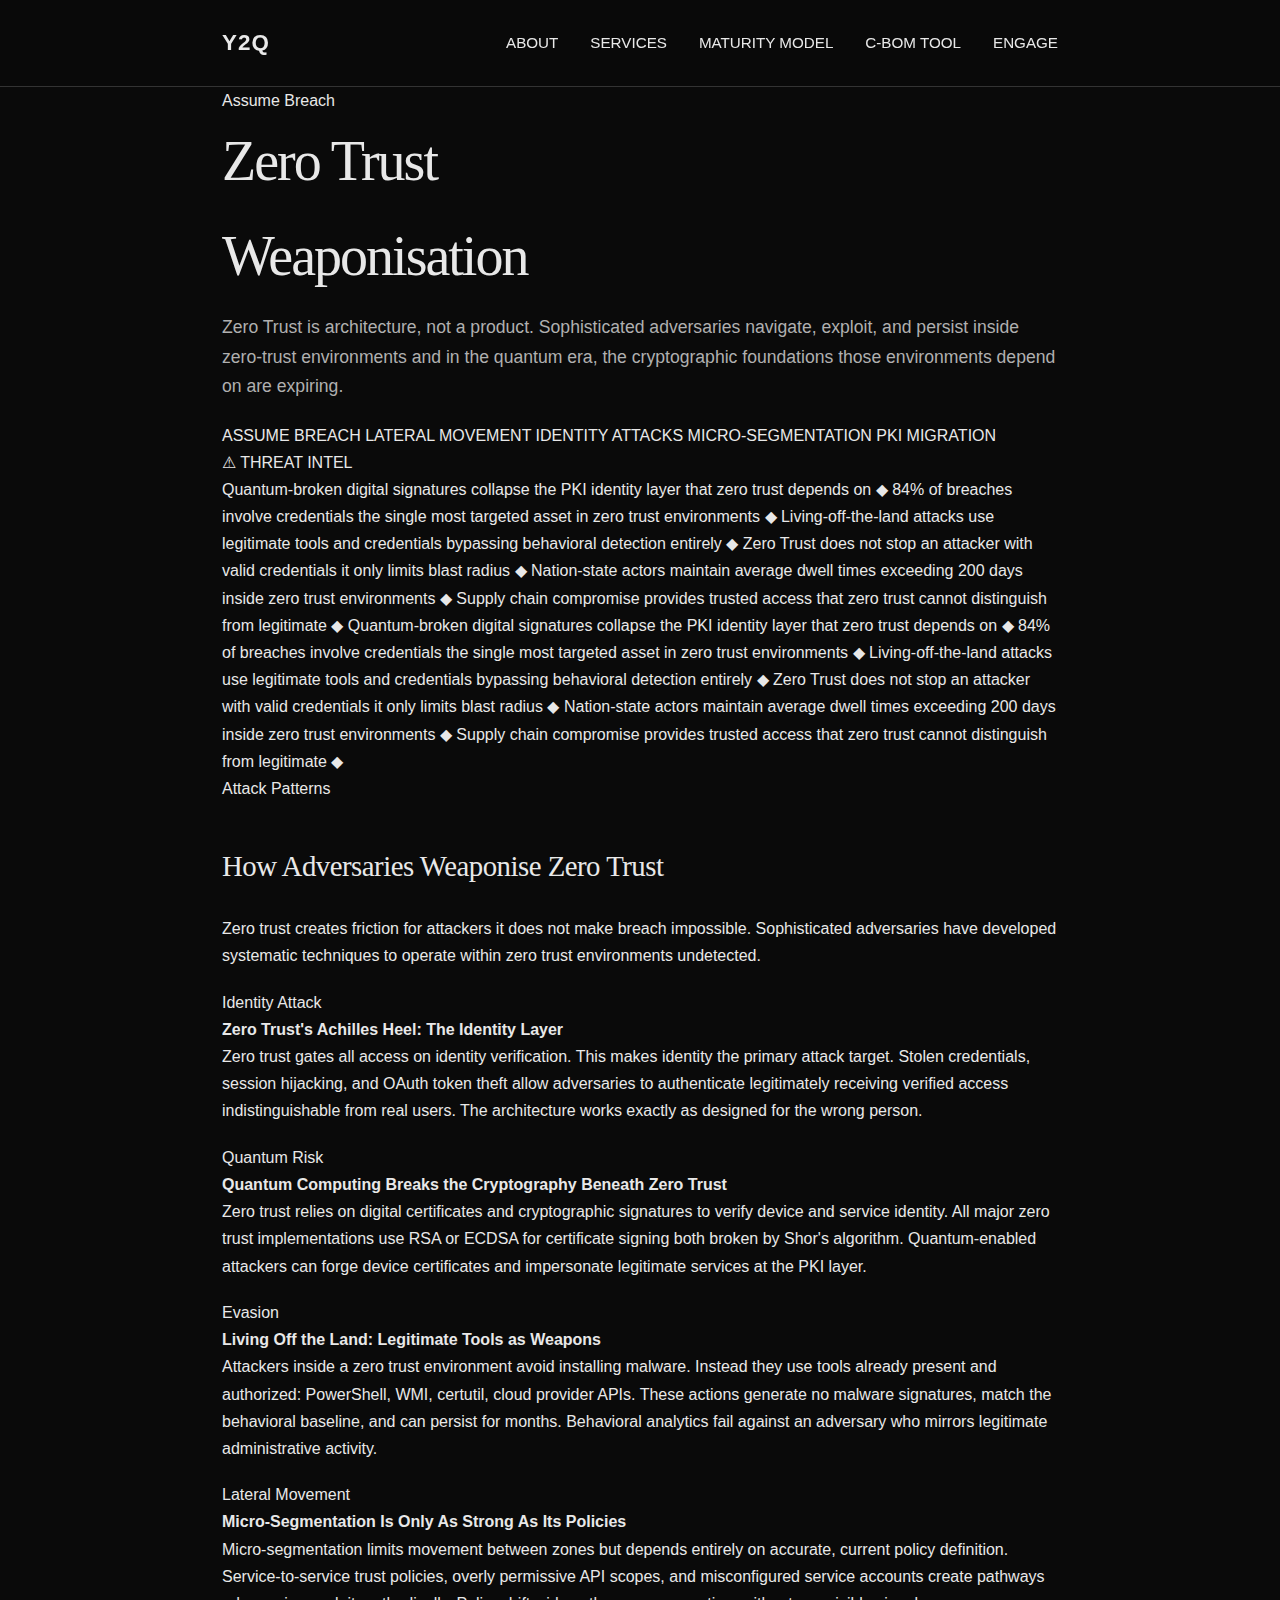
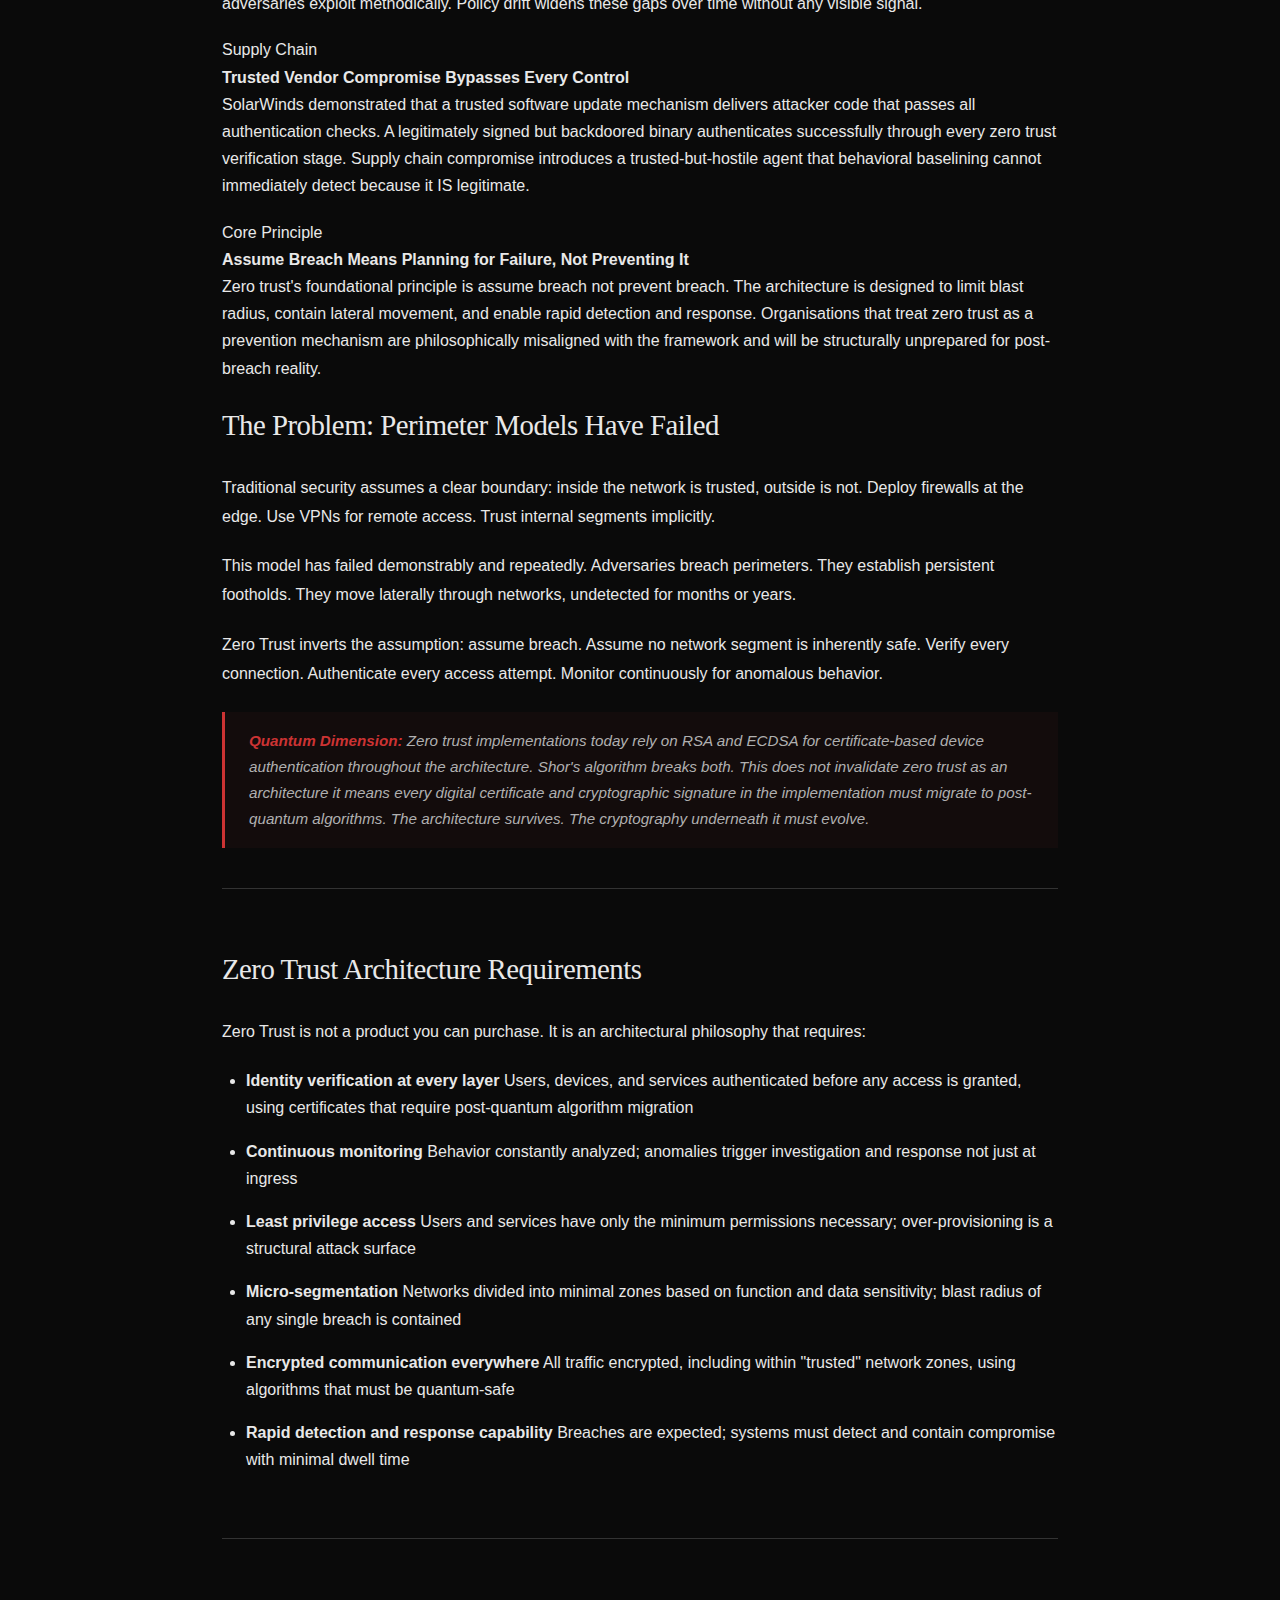
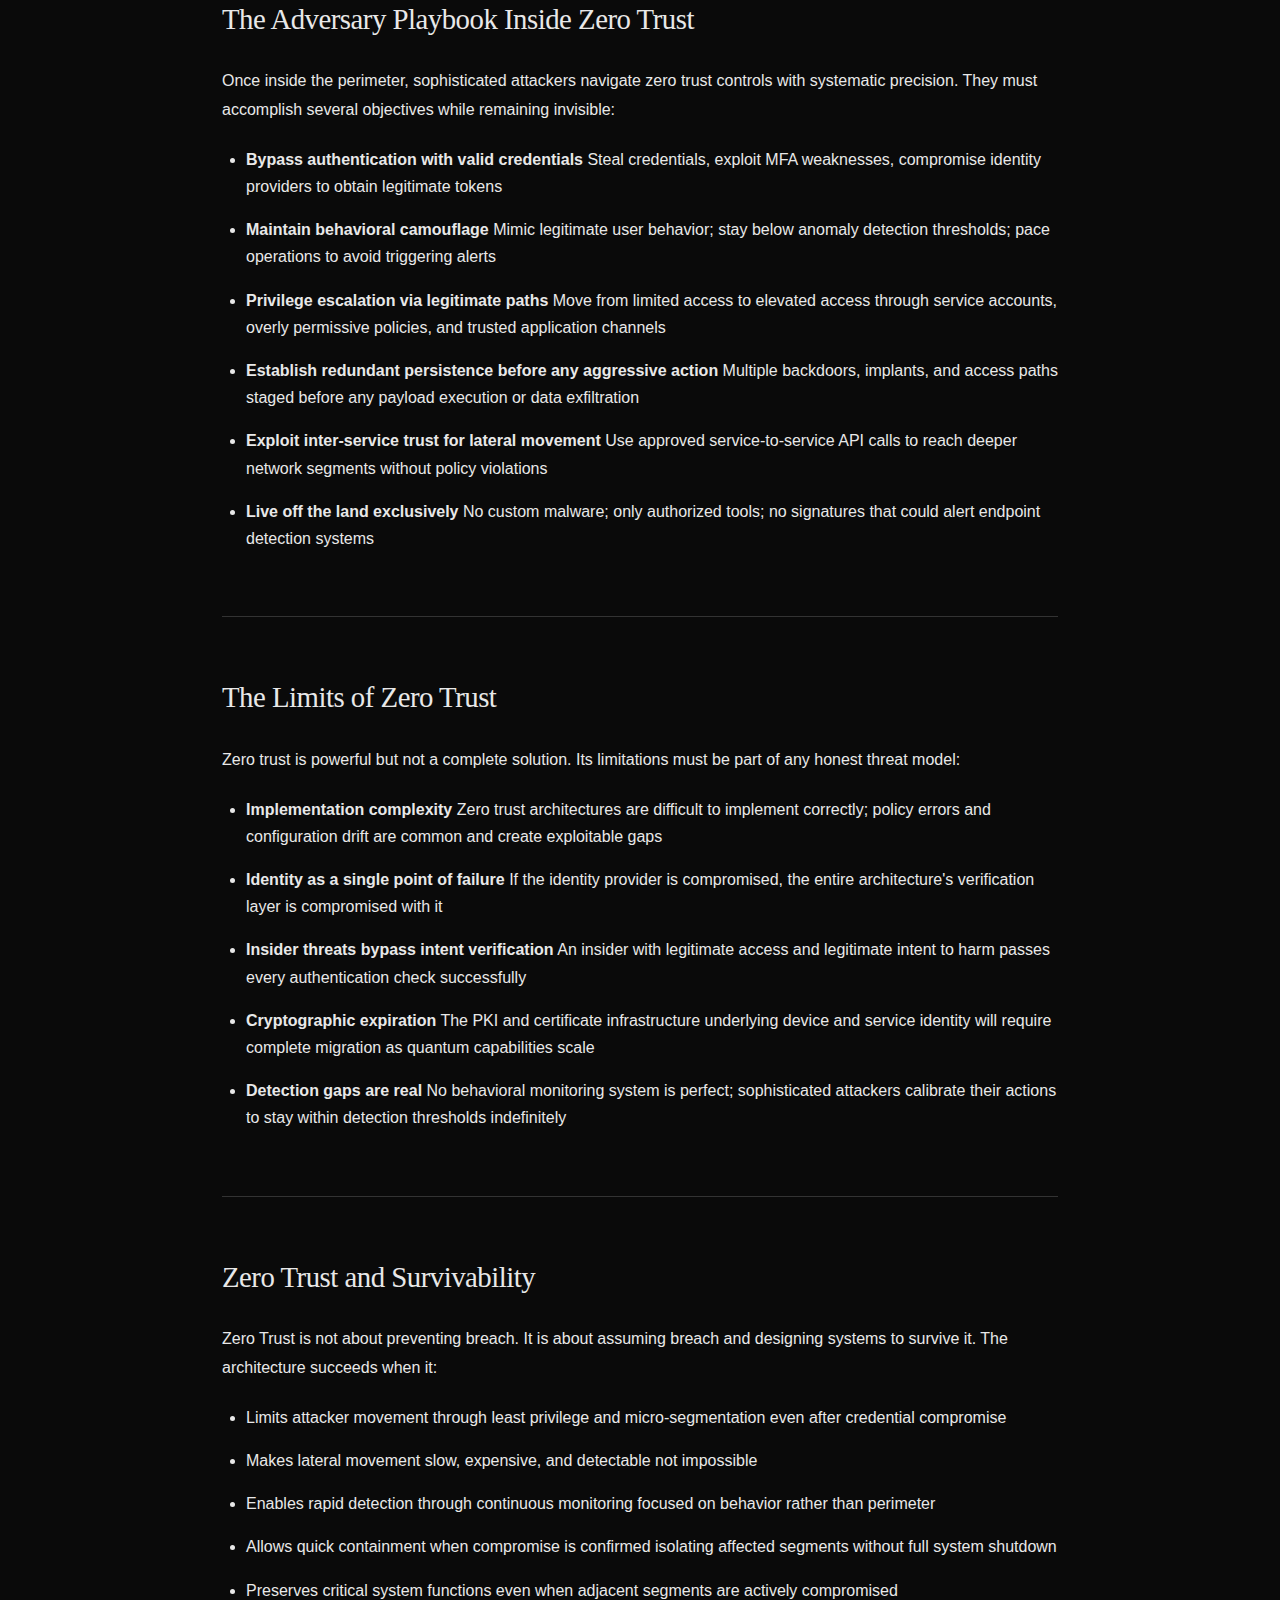
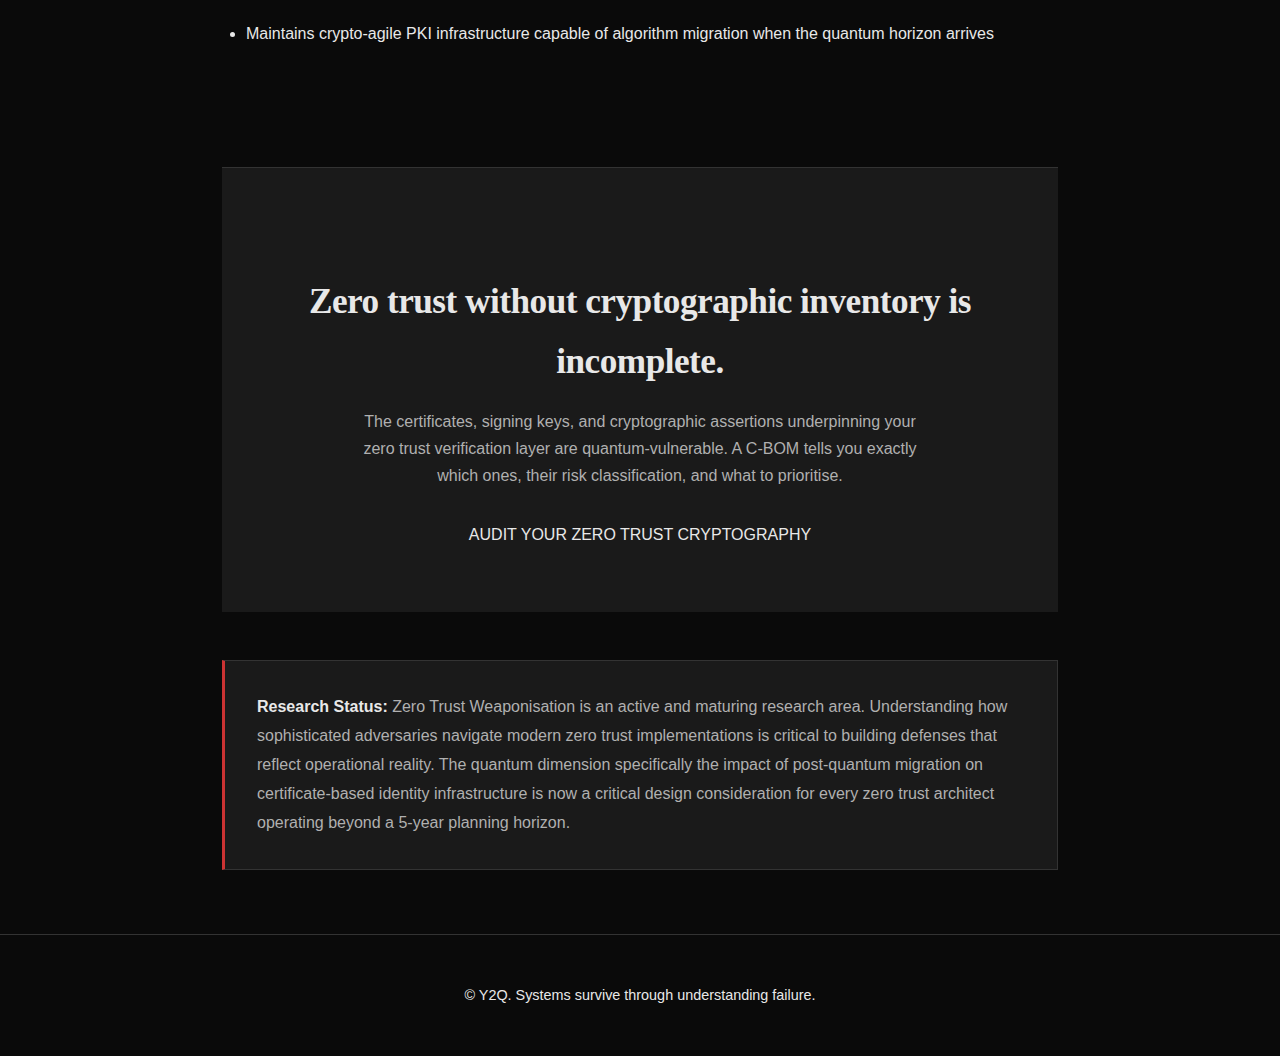
<file: zero-trust.html>
﻿<!DOCTYPE html>
<html lang="en">
<head>
    <meta charset="UTF-8">
    <meta name="viewport" content="width=device-width, initial-scale=1.0">
    <title>Zero Trust Weaponisation  Y2Q</title>
    <link rel="stylesheet" href="styles.css">
</head>
<body>

<header class="site-header" id="site-header">
    <nav class="nav-bar">
        <a href="index.html" class="logo">Y2Q</a>
        <ul class="nav-links">
            <li><a href="index.html#about">ABOUT</a></li>
            <li><a href="index.html#services">SERVICES</a></li>
            <li><a href="index.html#maturity">MATURITY MODEL</a></li>
            <li><a href="c-bom.html">C-BOM TOOL</a></li>
            <li><a href="index.html#engage" class="cta-link">ENGAGE</a></li>
        </ul>
    </nav>
</header>

<main>

<section class="page-hero">
    <div class="page-hero-content">
        <div class="page-badge">Assume Breach</div>
        <h1>Zero Trust<br>Weaponisation</h1>
        <p class="page-intro">Zero Trust is architecture, not a product. Sophisticated adversaries navigate, exploit, and persist inside zero-trust environments  and in the quantum era, the cryptographic foundations those environments depend on are expiring.</p>
        <div class="page-meta">
            <span class="meta-tag">ASSUME BREACH</span>
            <span class="meta-tag">LATERAL MOVEMENT</span>
            <span class="meta-tag">IDENTITY ATTACKS</span>
            <span class="meta-tag">MICRO-SEGMENTATION</span>
            <span class="meta-tag">PKI MIGRATION</span>
        </div>
    </div>
</section>

<div class="threat-ticker">
    <div class="ticker-label">&#9888; THREAT INTEL</div>
    <div class="ticker-wrap">
        <div class="ticker-move">
            <span class="ticker-item critical">Quantum-broken digital signatures collapse the PKI identity layer that zero trust depends on</span>
            <span class="ticker-sep">&#9670;</span>
            <span class="ticker-item">84% of breaches involve credentials  the single most targeted asset in zero trust environments</span>
            <span class="ticker-sep">&#9670;</span>
            <span class="ticker-item critical">Living-off-the-land attacks use legitimate tools and credentials  bypassing behavioral detection entirely</span>
            <span class="ticker-sep">&#9670;</span>
            <span class="ticker-item">Zero Trust does not stop an attacker with valid credentials  it only limits blast radius</span>
            <span class="ticker-sep">&#9670;</span>
            <span class="ticker-item critical">Nation-state actors maintain average dwell times exceeding 200 days inside zero trust environments</span>
            <span class="ticker-sep">&#9670;</span>
            <span class="ticker-item">Supply chain compromise provides trusted access that zero trust cannot distinguish from legitimate</span>
            <span class="ticker-sep">&#9670;</span>
            <span class="ticker-item critical">Quantum-broken digital signatures collapse the PKI identity layer that zero trust depends on</span>
            <span class="ticker-sep">&#9670;</span>
            <span class="ticker-item">84% of breaches involve credentials  the single most targeted asset in zero trust environments</span>
            <span class="ticker-sep">&#9670;</span>
            <span class="ticker-item critical">Living-off-the-land attacks use legitimate tools and credentials  bypassing behavioral detection entirely</span>
            <span class="ticker-sep">&#9670;</span>
            <span class="ticker-item">Zero Trust does not stop an attacker with valid credentials  it only limits blast radius</span>
            <span class="ticker-sep">&#9670;</span>
            <span class="ticker-item critical">Nation-state actors maintain average dwell times exceeding 200 days inside zero trust environments</span>
            <span class="ticker-sep">&#9670;</span>
            <span class="ticker-item">Supply chain compromise provides trusted access that zero trust cannot distinguish from legitimate</span>
            <span class="ticker-sep">&#9670;</span>
        </div>
    </div>
</div>

<section class="quantum-research">
    <div class="quantum-research-inner">
        <div class="section-header reveal">
            <span class="section-label">Attack Patterns</span>
            <h2 style="color:var(--text-primary);">How Adversaries Weaponise Zero Trust</h2>
            <p>Zero trust creates friction for attackers  it does not make breach impossible. Sophisticated adversaries have developed systematic techniques to operate within zero trust environments undetected.</p>
        </div>
        <div class="research-cards">
            <div class="research-card reveal" data-delay="0">
                <span class="rc-type critical">Identity Attack</span>
                <h4>Zero Trust's Achilles Heel: The Identity Layer</h4>
                <p>Zero trust gates all access on identity verification. This makes identity the primary attack target. Stolen credentials, session hijacking, and OAuth token theft allow adversaries to authenticate legitimately  receiving verified access indistinguishable from real users. The architecture works exactly as designed  for the wrong person.</p>
            </div>
            <div class="research-card reveal" data-delay="80">
                <span class="rc-type critical">Quantum Risk</span>
                <h4>Quantum Computing Breaks the Cryptography Beneath Zero Trust</h4>
                <p>Zero trust relies on digital certificates and cryptographic signatures to verify device and service identity. All major zero trust implementations use RSA or ECDSA for certificate signing  both broken by Shor's algorithm. Quantum-enabled attackers can forge device certificates and impersonate legitimate services at the PKI layer.</p>
            </div>
            <div class="research-card reveal" data-delay="160">
                <span class="rc-type warning">Evasion</span>
                <h4>Living Off the Land: Legitimate Tools as Weapons</h4>
                <p>Attackers inside a zero trust environment avoid installing malware. Instead they use tools already present and authorized: PowerShell, WMI, certutil, cloud provider APIs. These actions generate no malware signatures, match the behavioral baseline, and can persist for months. Behavioral analytics fail against an adversary who mirrors legitimate administrative activity.</p>
            </div>
            <div class="research-card reveal" data-delay="240">
                <span class="rc-type warning">Lateral Movement</span>
                <h4>Micro-Segmentation Is Only As Strong As Its Policies</h4>
                <p>Micro-segmentation limits movement between zones  but depends entirely on accurate, current policy definition. Service-to-service trust policies, overly permissive API scopes, and misconfigured service accounts create pathways adversaries exploit methodically. Policy drift widens these gaps over time without any visible signal.</p>
            </div>
            <div class="research-card reveal" data-delay="320">
                <span class="rc-type critical">Supply Chain</span>
                <h4>Trusted Vendor Compromise Bypasses Every Control</h4>
                <p>SolarWinds demonstrated that a trusted software update mechanism delivers attacker code that passes all authentication checks. A legitimately signed but backdoored binary authenticates successfully through every zero trust verification stage. Supply chain compromise introduces a trusted-but-hostile agent that behavioral baselining cannot immediately detect because it IS legitimate.</p>
            </div>
            <div class="research-card reveal" data-delay="400">
                <span class="rc-type milestone">Core Principle</span>
                <h4>Assume Breach Means Planning for Failure, Not Preventing It</h4>
                <p>Zero trust's foundational principle is assume breach  not prevent breach. The architecture is designed to limit blast radius, contain lateral movement, and enable rapid detection and response. Organisations that treat zero trust as a prevention mechanism are philosophically misaligned with the framework and will be structurally unprepared for post-breach reality.</p>
            </div>
        </div>
    </div>
</section>

<article class="research-article reveal">
    <h2>The Problem: Perimeter Models Have Failed</h2>
    <p>Traditional security assumes a clear boundary: inside the network is trusted, outside is not. Deploy firewalls at the edge. Use VPNs for remote access. Trust internal segments implicitly.</p>
    <p>This model has failed demonstrably and repeatedly. Adversaries breach perimeters. They establish persistent footholds. They move laterally through networks, undetected for months or years.</p>
    <p>Zero Trust inverts the assumption: assume breach. Assume no network segment is inherently safe. Verify every connection. Authenticate every access attempt. Monitor continuously for anomalous behavior.</p>
    <div class="uncertainty-note"><strong>Quantum Dimension:</strong> Zero trust implementations today rely on RSA and ECDSA for certificate-based device authentication throughout the architecture. Shor's algorithm breaks both. This does not invalidate zero trust as an architecture  it means every digital certificate and cryptographic signature in the implementation must migrate to post-quantum algorithms. The architecture survives. The cryptography underneath it must evolve.</div>
</article>

<article class="research-article reveal">
    <h2>Zero Trust Architecture Requirements</h2>
    <p>Zero Trust is not a product you can purchase. It is an architectural philosophy that requires:</p>
    <ul class="research-list">
        <li><strong>Identity verification at every layer</strong>  Users, devices, and services authenticated before any access is granted, using certificates that require post-quantum algorithm migration</li>
        <li><strong>Continuous monitoring</strong>  Behavior constantly analyzed; anomalies trigger investigation and response  not just at ingress</li>
        <li><strong>Least privilege access</strong>  Users and services have only the minimum permissions necessary; over-provisioning is a structural attack surface</li>
        <li><strong>Micro-segmentation</strong>  Networks divided into minimal zones based on function and data sensitivity; blast radius of any single breach is contained</li>
        <li><strong>Encrypted communication everywhere</strong>  All traffic encrypted, including within "trusted" network zones, using algorithms that must be quantum-safe</li>
        <li><strong>Rapid detection and response capability</strong>  Breaches are expected; systems must detect and contain compromise with minimal dwell time</li>
    </ul>
</article>

<article class="research-article reveal">
    <h2>The Adversary Playbook Inside Zero Trust</h2>
    <p>Once inside the perimeter, sophisticated attackers navigate zero trust controls with systematic precision. They must accomplish several objectives while remaining invisible:</p>
    <ul class="research-list">
        <li><strong>Bypass authentication with valid credentials</strong>  Steal credentials, exploit MFA weaknesses, compromise identity providers to obtain legitimate tokens</li>
        <li><strong>Maintain behavioral camouflage</strong>  Mimic legitimate user behavior; stay below anomaly detection thresholds; pace operations to avoid triggering alerts</li>
        <li><strong>Privilege escalation via legitimate paths</strong>  Move from limited access to elevated access through service accounts, overly permissive policies, and trusted application channels</li>
        <li><strong>Establish redundant persistence before any aggressive action</strong>  Multiple backdoors, implants, and access paths staged before any payload execution or data exfiltration</li>
        <li><strong>Exploit inter-service trust for lateral movement</strong>  Use approved service-to-service API calls to reach deeper network segments without policy violations</li>
        <li><strong>Live off the land exclusively</strong>  No custom malware; only authorized tools; no signatures that could alert endpoint detection systems</li>
    </ul>
</article>

<article class="research-article reveal">
    <h2>The Limits of Zero Trust</h2>
    <p>Zero trust is powerful but not a complete solution. Its limitations must be part of any honest threat model:</p>
    <ul class="research-list">
        <li><strong>Implementation complexity</strong>  Zero trust architectures are difficult to implement correctly; policy errors and configuration drift are common and create exploitable gaps</li>
        <li><strong>Identity as a single point of failure</strong>  If the identity provider is compromised, the entire architecture's verification layer is compromised with it</li>
        <li><strong>Insider threats bypass intent verification</strong>  An insider with legitimate access and legitimate intent to harm passes every authentication check successfully</li>
        <li><strong>Cryptographic expiration</strong>  The PKI and certificate infrastructure underlying device and service identity will require complete migration as quantum capabilities scale</li>
        <li><strong>Detection gaps are real</strong>  No behavioral monitoring system is perfect; sophisticated attackers calibrate their actions to stay within detection thresholds indefinitely</li>
    </ul>
</article>

<article class="research-article reveal">
    <h2>Zero Trust and Survivability</h2>
    <p>Zero Trust is not about preventing breach. It is about assuming breach and designing systems to survive it. The architecture succeeds when it:</p>
    <ul class="research-list">
        <li>Limits attacker movement through least privilege and micro-segmentation even after credential compromise</li>
        <li>Makes lateral movement slow, expensive, and detectable  not impossible</li>
        <li>Enables rapid detection through continuous monitoring focused on behavior rather than perimeter</li>
        <li>Allows quick containment when compromise is confirmed  isolating affected segments without full system shutdown</li>
        <li>Preserves critical system functions even when adjacent segments are actively compromised</li>
        <li>Maintains crypto-agile PKI infrastructure capable of algorithm migration when the quantum horizon arrives</li>
    </ul>
</article>

<section class="cta-section" style="padding:4rem 2rem;background:var(--bg-secondary);border-top:1px solid var(--border);text-align:center;">
    <div class="cta-content reveal">
        <h2 style="font-size:clamp(1.5rem,3vw,2.2rem);font-weight:900;margin-bottom:1rem;">Zero trust without cryptographic inventory is incomplete.</h2>
        <p style="color:var(--text-secondary);max-width:560px;margin:0 auto 2rem;line-height:1.7;">The certificates, signing keys, and cryptographic assertions underpinning your zero trust verification layer are quantum-vulnerable. A C-BOM tells you exactly which ones, their risk classification, and what to prioritise.</p>
        <a href="c-bom.html" class="cta-button" style="display:inline-block;text-decoration:none;">AUDIT YOUR ZERO TRUST CRYPTOGRAPHY</a>
    </div>
</section>

<section class="research-status reveal">
    <p><strong>Research Status:</strong> Zero Trust Weaponisation is an active and maturing research area. Understanding how sophisticated adversaries navigate modern zero trust implementations is critical to building defenses that reflect operational reality. The quantum dimension  specifically the impact of post-quantum migration on certificate-based identity infrastructure  is now a critical design consideration for every zero trust architect operating beyond a 5-year planning horizon.</p>
</section>

</main>

<footer class="site-footer">
    <p>&copy; Y2Q. Systems survive through understanding failure.</p>
</footer>

<script>
window.addEventListener('scroll', () => {
    document.getElementById('site-header').classList.toggle('scrolled', window.scrollY > 40);
});
(function() {
    const obs = new IntersectionObserver((entries) => {
        entries.forEach(e => {
            if (e.isIntersecting) {
                const delay = parseInt(e.target.dataset.delay || 0);
                setTimeout(() => e.target.classList.add('revealed'), delay);
                obs.unobserve(e.target);
            }
        });
    }, { threshold: 0.08 });
    document.querySelectorAll('.reveal, .reveal-left, .reveal-right').forEach(el => obs.observe(el));
})();
</script>
</body>
</html>
</file>
<file: styles.css>
/* Y2Q — Minimalist Dark Research Website */

:root {
    --bg-primary: #0a0a0a;
    --bg-secondary: #1a1a1a;
    --text-primary: #e8e8e8;
    --text-secondary: #b0b0b0;
    --accent: #cc3333;
    --border: #333333;
    --font-serif: 'Georgia', 'Garamond', serif;
    --font-sans: -apple-system, BlinkMacSystemFont, 'Segoe UI', 'Roboto', sans-serif;
}

* {
    margin: 0;
    padding: 0;
    box-sizing: border-box;
}

html {
    scroll-behavior: smooth;
}

body {
    background-color: var(--bg-primary);
    color: var(--text-primary);
    font-family: var(--font-sans);
    line-height: 1.7;
    font-size: 16px;
}

/* Typography */

h1 {
    font-size: 3.5rem;
    font-weight: 300;
    letter-spacing: -2px;
    margin-bottom: 0.5rem;
    font-family: var(--font-serif);
}

h2 {
    font-size: 1.8rem;
    font-weight: 400;
    letter-spacing: -0.5px;
    margin-bottom: 1.5rem;
    margin-top: 2.5rem;
    font-family: var(--font-serif);
}

h3 {
    font-size: 1.2rem;
    font-weight: 500;
    margin-bottom: 0.8rem;
    letter-spacing: -0.3px;
}

p {
    margin-bottom: 1.2rem;
    color: var(--text-primary);
}

strong {
    font-weight: 600;
    color: var(--text-primary);
}

em {
    font-style: italic;
    color: var(--text-secondary);
}

a {
    color: var(--text-primary);
    text-decoration: underline;
    text-decoration-color: var(--accent);
    text-decoration-thickness: 2px;
    text-underline-offset: 3px;
    transition: color 0.2s ease;
}

a:hover {
    color: var(--accent);
}

/* Header & Navigation */

.site-header {
    border-bottom: 1px solid var(--border);
    padding: 1.5rem 0;
    position: sticky;
    top: 0;
    background-color: rgba(10, 10, 10, 0.95);
    backdrop-filter: blur(10px);
    z-index: 100;
}

.nav-bar {
    max-width: 900px;
    margin: 0 auto;
    padding: 0 2rem;
    display: flex;
    justify-content: space-between;
    align-items: center;
}

.logo {
    font-size: 1.4rem;
    font-weight: 600;
    text-decoration: none;
    letter-spacing: 1px;
    color: var(--text-primary);
}

.logo:hover {
    color: var(--accent);
}

.nav-links {
    list-style: none;
    display: flex;
    gap: 2rem;
}

.nav-links a {
    font-size: 0.95rem;
    text-decoration: none;
    border-bottom: 2px solid transparent;
    padding-bottom: 4px;
    transition: border-color 0.2s ease;
}

.nav-links a:hover,
.nav-links a.active {
    border-bottom-color: var(--accent);
    color: var(--accent);
}

/* Main Layout */

main {
    max-width: 900px;
    margin: 0 auto;
    padding: 0 2rem;
}

/* Hero Section */

.hero {
    padding: 4rem 0 3rem 0;
    text-align: center;
    border-bottom: 1px solid var(--border);
    margin-bottom: 3rem;
}

.hero-visual {
    margin-bottom: 2rem;
    display: flex;
    justify-content: center;
}

.hero-icon {
    width: 120px;
    height: 120px;
    opacity: 0.7;
    transition: opacity 0.3s ease;
}

.hero:hover .hero-icon {
    opacity: 1;
}

.hero h1 {
    margin-bottom: 0.5rem;
}

.subtitle {
    font-size: 1.4rem;
    color: var(--text-secondary);
    font-weight: 300;
    letter-spacing: 1px;
}

/* Intro Section */

.intro {
    max-width: 700px;
    margin: 0 auto 4rem;
    padding: 2rem 0;
    border: 1px solid var(--border);
    padding: 2rem;
    background-color: var(--bg-secondary);
}

.intro-text {
    font-size: 1.05rem;
    line-height: 1.8;
    color: var(--text-primary);
    margin-bottom: 1.5rem;
}

.intro-text:last-child {
    margin-bottom: 0;
}

/* Themes and Research Domains */

.themes-grid {
    display: grid;
    grid-template-columns: repeat(auto-fit, minmax(280px, 1fr));
    gap: 1.5rem;
    margin-bottom: 2rem;
}

.theme-card {
    background-color: var(--bg-secondary);
    border: 1px solid var(--border);
    padding: 2rem;
    transition: border-color 0.2s ease, background-color 0.2s ease;
}

.theme-card:hover {
    border-color: var(--accent);
    background-color: rgba(204, 51, 51, 0.05);
}

.theme-card h3 {
    color: var(--text-primary);
    margin-bottom: 1rem;
}

.theme-card p {
    font-size: 0.95rem;
    color: var(--text-secondary);
    line-height: 1.7;
}

.research-domains {
    margin-bottom: 4rem;
}

.domains-intro {
    font-size: 1.05rem;
    color: var(--text-secondary);
    margin-bottom: 2rem;
    line-height: 1.8;
}

.domains-grid {
    display: grid;
    grid-template-columns: repeat(auto-fit, minmax(280px, 1fr));
    gap: 1.5rem;
    margin-bottom: 2rem;
}

.domain-card {
    background-color: var(--bg-secondary);
    border: 1px solid var(--border);
    padding: 2rem;
    transition: border-color 0.2s ease, background-color 0.2s ease;
}

.domain-card:hover {
    border-color: var(--accent);
    background-color: rgba(204, 51, 51, 0.05);
}

.domain-card h3 {
    color: var(--text-primary);
    margin-bottom: 1rem;
    font-size: 1.2rem;
}

.domain-card h3 a {
    text-decoration: none;
    border-bottom: 2px solid transparent;
    transition: border-color 0.2s ease;
}

.domain-card h3 a:hover {
    border-bottom-color: var(--accent);
    color: var(--accent);
}

.domain-card p {
    font-size: 0.95rem;
    color: var(--text-secondary);
    line-height: 1.7;
    margin: 0;
}

/* Research Articles */

.research-article {
    margin-bottom: 3.5rem;
    padding-bottom: 2.5rem;
    border-bottom: 1px solid var(--border);
}

.research-article:last-of-type {
    border-bottom: none;
}

.research-article h2 {
    margin-top: 0;
}

.research-article p {
    color: var(--text-primary);
    line-height: 1.8;
    margin-bottom: 1.3rem;
}

.uncertainty-note {
    margin-top: 1.5rem;
    padding: 1rem 1.5rem;
    border-left: 3px solid var(--accent);
    background-color: rgba(204, 51, 51, 0.05);
    color: var(--text-secondary);
    font-size: 0.95rem;
    font-style: italic;
}

.uncertainty-note strong {
    color: var(--accent);
}

/* Philosophy Articles */

.philosophy-article {
    margin-bottom: 3.5rem;
    padding-bottom: 2.5rem;
    border-bottom: 1px solid var(--border);
}

.philosophy-article:last-of-type {
    border-bottom: none;
}

.philosophy-article h2 {
    margin-top: 0;
}

.refuses-list,
.philosophy-reasons {
    margin-left: 1.5rem;
    margin-bottom: 1.5rem;
}

.refuses-list li,
.philosophy-reasons li {
    margin-bottom: 1rem;
    color: var(--text-primary);
    line-height: 1.7;
}

.refuses-list li strong {
    color: var(--text-primary);
}

.research-list {
    margin-left: 1.5rem;
    margin-bottom: 1.5rem;
    list-style-position: outside;
}

.research-list li {
    margin-bottom: 1rem;
    color: var(--text-primary);
    line-height: 1.7;
}

.research-list li strong {
    color: var(--text-primary);
}

.philosophy-list {
    margin-left: 1.5rem;
    margin-bottom: 1.5rem;
}

.philosophy-list li {
    margin-bottom: 1.5rem;
    color: var(--text-primary);
    line-height: 1.8;
}

.philosophy-list li strong {
    color: var(--text-primary);
}

/* Page Headers */

.page-header {
    padding: 3rem 0 2rem 0;
    border-bottom: 1px solid var(--border);
    margin-bottom: 3rem;
}

.page-icon {
    margin-bottom: 2rem;
    display: flex;
    justify-content: center;
}

.page-icon svg {
    width: 100px;
    height: 100px;
    opacity: 0.6;
    transition: opacity 0.3s ease;
}

.page-header:hover .page-icon svg {
    opacity: 0.9;
}

.page-header h1 {
    margin-bottom: 0.8rem;
}

.page-intro {
    font-size: 1.1rem;
    color: var(--text-secondary);
    line-height: 1.7;
}

/* Status Sections */

.status,
.research-status,
.philosophy-closing {
    margin-top: 3rem;
    padding: 2rem;
    background-color: var(--bg-secondary);
    border: 1px solid var(--border);
    border-left: 3px solid var(--accent);
}

.status-text {
    margin: 0;
    color: var(--text-secondary);
    font-size: 0.95rem;
}

.research-status p,
.philosophy-closing p {
    margin: 0;
    color: var(--text-secondary);
    line-height: 1.8;
}

/* Footer */

.site-footer {
    border-top: 1px solid var(--border);
    padding: 3rem 2rem;
    text-align: center;
    color: var(--text-secondary);
    font-size: 0.9rem;
    margin-top: 4rem;
}

.site-footer p {
    margin: 0;
}

/* Responsive Design */

@media (max-width: 768px) {
    h1 {
        font-size: 2.5rem;
    }

    h2 {
        font-size: 1.5rem;
    }

    .nav-links {
        gap: 1rem;
    }

    .nav-links a {
        font-size: 0.85rem;
    }

    .hero {
        padding: 2.5rem 0 2rem 0;
        margin-bottom: 2rem;
    }

    .subtitle {
        font-size: 1.1rem;
    }

    .themes-grid {
        grid-template-columns: 1fr;
    }

    .intro {
        max-width: 100%;
    }

    main {
        padding: 0 1.5rem;
    }

    .nav-bar {
        padding: 0 1.5rem;
    }

    .site-footer {
        padding: 2rem 1.5rem;
    }
}

@media (max-width: 480px) {
    h1 {
        font-size: 2rem;
    }

    h2 {
        font-size: 1.3rem;
    }

    .nav-links {
        gap: 0.8rem;
        font-size: 0.8rem;
    }

    body {
        font-size: 15px;
    }

    main {
        padding: 0 1rem;
    }

    .nav-bar {
        padding: 0 1rem;
    }
}

/* Print Styles */

@media print {
    .site-header {
        border-bottom: 2px solid #000;
    }

    a {
        text-decoration: none;
    }

    .site-footer {
        border-top: 2px solid #000;
    }
}
</file>
